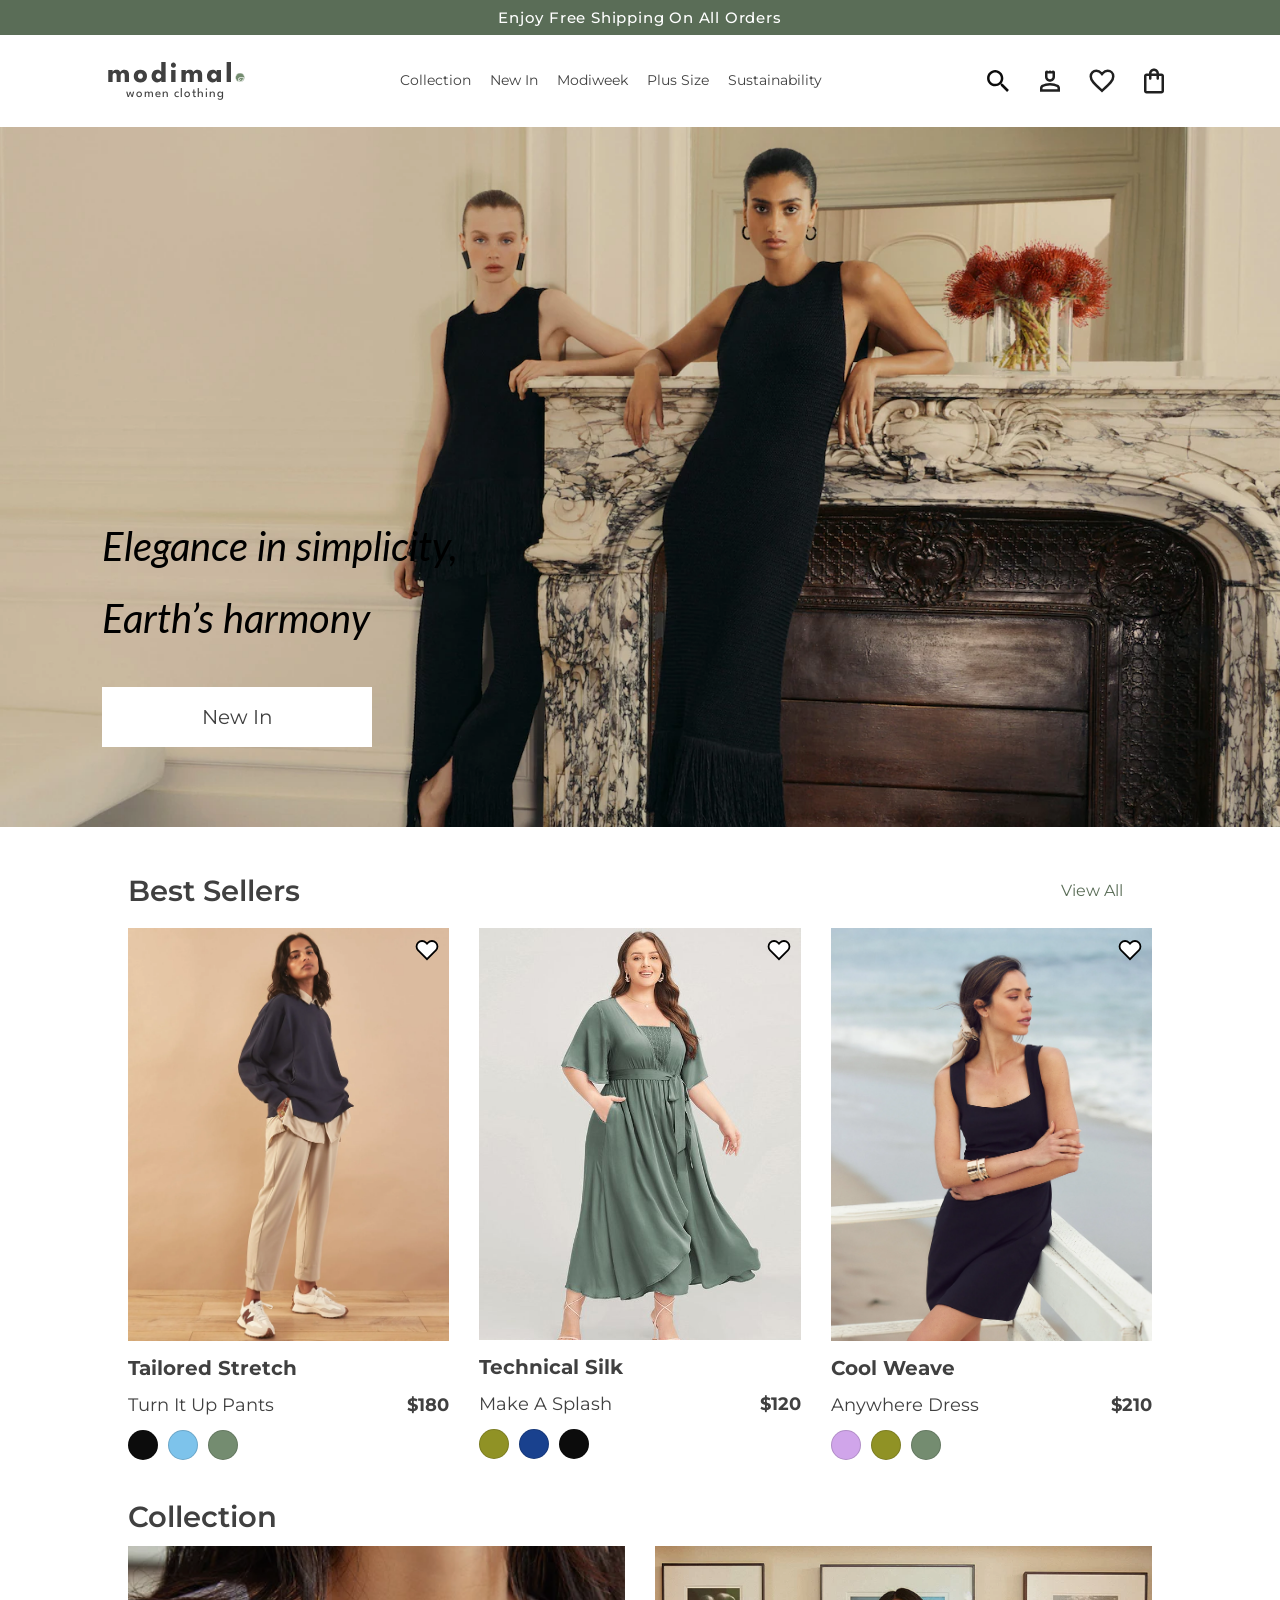
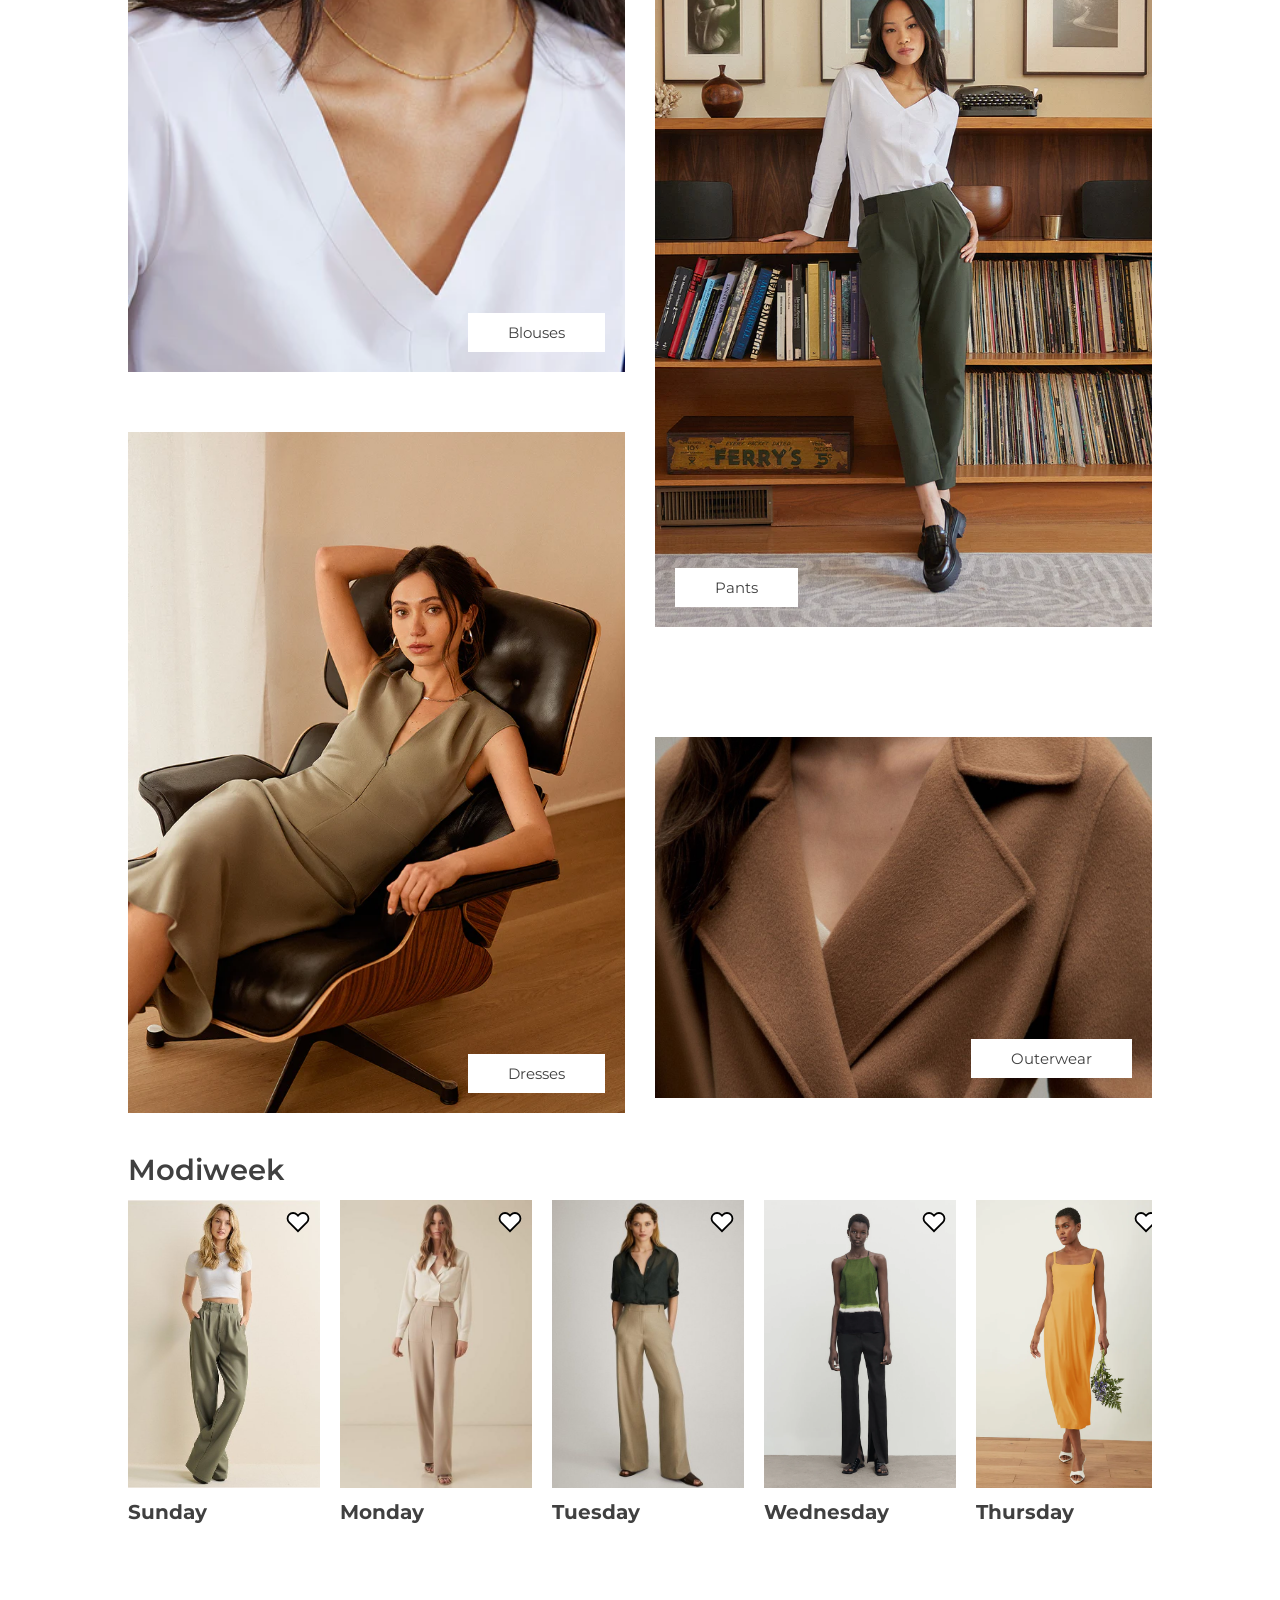
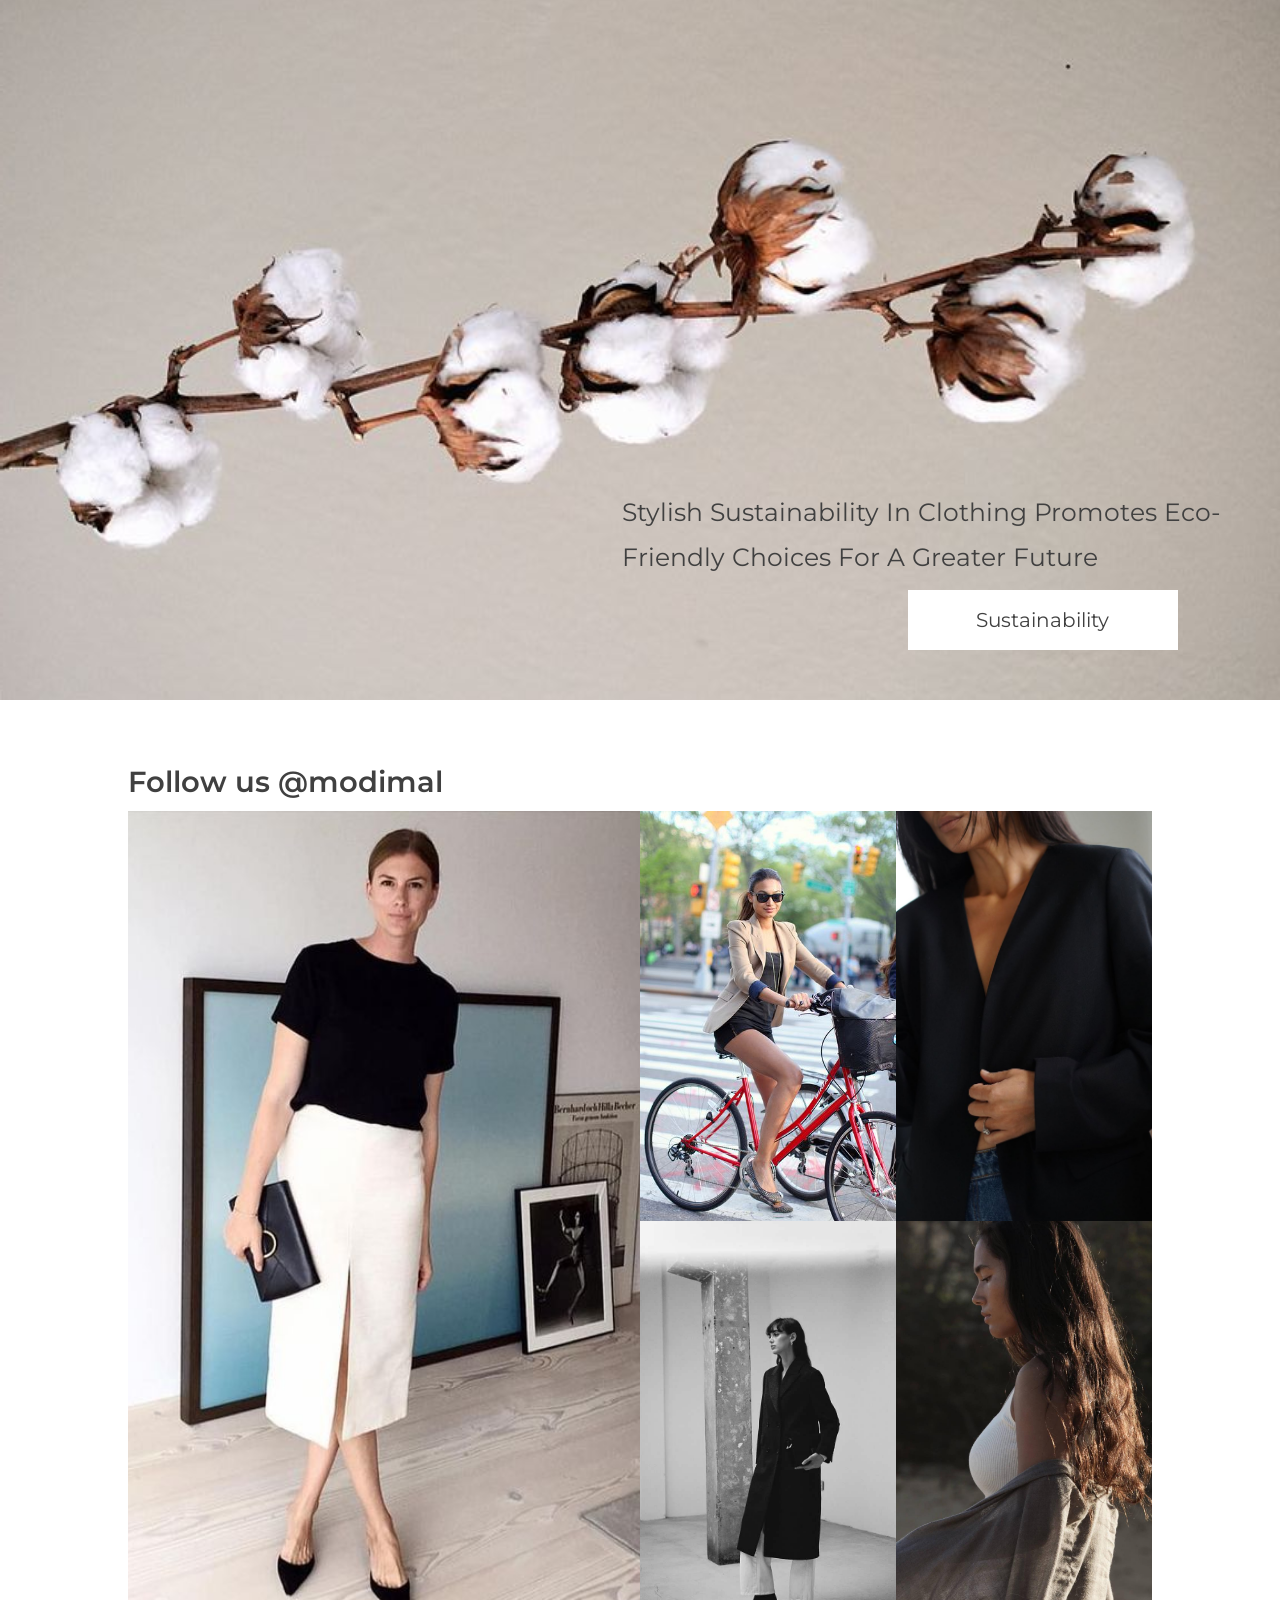
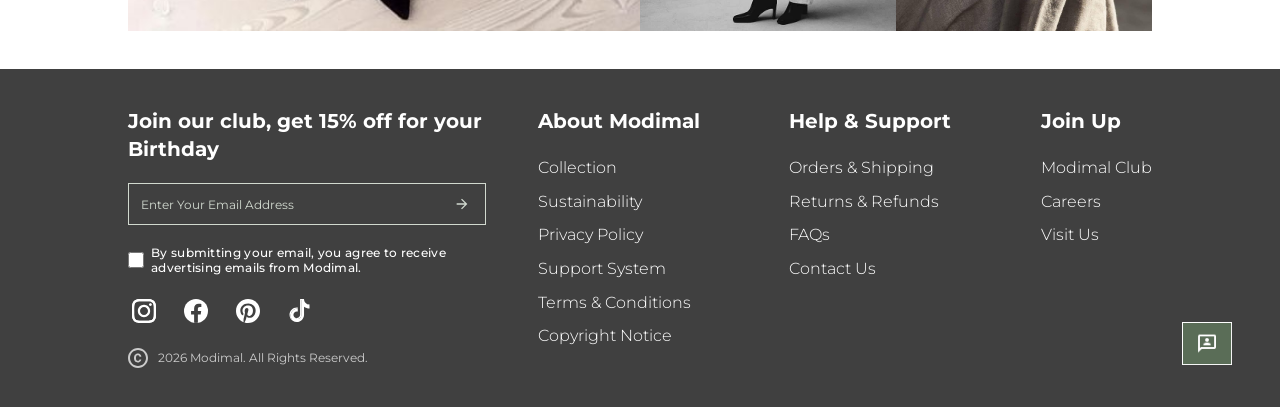
<file: Frontend/index.html>
<!DOCTYPE html>
<html lang="en">
<head>
    <meta charset="UTF-8">
    <meta name="viewport" content="width=device-width, initial-scale=1.0">
    <meta name="description" content="Discover timeless women's clothing from Modimal.">
    <title>Modimal | Women's clothing</title>
    <link rel="stylesheet" href="./normalize.css">
    <link rel="stylesheet" href="./styles.css">
    <link rel="preconnect" href="https://fonts.googleapis.com">
    <link rel="preconnect" href="https://fonts.gstatic.com" crossorigin>
    <link href="https://fonts.googleapis.com/css2?family=Lato:ital,wght@0,400;1,400&family=League+Spartan:wght@400;700&family=Montserrat:wght@100..900&display=swap" rel="stylesheet">
</head>
<body>
    <header class="site-header">
        <p class="header-line">Enjoy Free Shipping On All Orders</p>

        <nav class="nav-menu" aria-label="Main navigation">
            <div class="mobile-left">
                <button class="burger" type="button" aria-label="Open menu" data-action="toggle-menu" aria-controls="main-nav-options" aria-expanded="false">
                    <img src="./images/burger-menu.svg" alt="">
                </button>
                <button class="mobile-search header-icon" type="button" aria-label="Open search" aria-controls="search-drawer" aria-expanded="false" data-action="open-search">
                    <img src="./images/Header search icon.svg" alt="">
                </button>
            </div>

            <a class="logo" href="./index.html" aria-label="Modimal home">
                <img src="./images/logo.svg" alt="Modimal">
                <span class="logo-text">women clothing</span>
            </a>

            <div class="options" id="main-nav-options">
                <div class="collection-nav-item">
                    <a class="menu-item" href="#" aria-expanded="false">Collection</a>
                    <div class="collection-mega-menu" aria-label="Collection menu">
                        <div class="collection-menu-column">
                            <h2>Category</h2>
                            <a href="./shop.html">Shop All</a>
                            <a href="./shop.html?category=tops">Blouses &amp; Top</a>
                            <a href="./shop.html?category=pants">Pants</a>
                            <a href="./shop.html?category=dresses-jumpsuits">Dresses &amp; Jumpsuits</a>
                            <a href="./shop.html?category=outerwear-jackets">Outerwear &amp; Jackets</a>
                            <a href="./shop.html?category=pullovers">Pullovers</a>
                            <a href="./shop.html?category=tees">Tees</a>
                            <a href="./shop.html?category=shorts-skirts">Shorts &amp; Skirts</a>
                        </div>
                        <div class="collection-menu-column">
                            <h2>Featured</h2>
                            <a href="shop.html#best-sellers">New In</a>
                            <a href="shop.html#modiweek">Modiweek</a>
                            <a href="shop.html#best-sellers">Plus Size</a>
                            <a href="shop.html#best-sellers">Best Seller</a>
                        </div>
                        <div class="collection-menu-column">
                            <h2>More</h2>
                            <a href="shop.html#collection">Bundles</a>
                            <a href="shop.html#collection">Occasion Wear</a>
                            <a href="shop.html#collection">Matching Set</a>
                            <a href="shop.html#collection">Suiting</a>
                        </div>
                        <figure class="collection-menu-promo">
                            <div class="collection-promo-image collection-promo-blouses" role="img" aria-label="Blouse collection"></div>
                            <figcaption>Blouses</figcaption>
                        </figure>
                        <figure class="collection-menu-promo">
                            <div class="collection-promo-image collection-promo-plus-size" role="img" aria-label="Plus size collection"></div>
                            <figcaption>Plus Size</figcaption>
                        </figure>
                    </div>
                </div>
                <div class="new-in-nav-item">
                    <a class="menu-item" href="#" aria-expanded="false">New In</a>
                    <div class="new-in-menu" aria-label="New In menu">
                        <div class="collection-menu-column">
                            <h2>Category</h2>
                            <a href="./shop.html">Shop All</a>
                            <a href="./shop.html?category=tops">Tops &amp; Blouses</a>
                            <a href="./shop.html?category=tees">Tees</a>
                            <a href="./shop.html?category=pants">Pants</a>
                            <a href="./shop.html?category=outerwear-jackets">Jackets &amp; Outwears</a>
                            <a href="./shop.html?category=pullovers">Pullovers</a>
                            <a href="./shop.html?category=dresses-jumpsuits">Dresses &amp; Jumpsuits</a>
                            <a href="./shop.html?category=shorts-skirts">Shorts &amp; Skirts</a>
                        </div>
                        <div class="collection-menu-column">
                            <h2>Trending</h2>
                            <a href="shop.html#best-sellers">Plus Size</a>
                            <a href="shop.html#best-sellers">Fall Collection</a>
                            <a href="shop.html#modiweek">Modiweek</a>
                        </div>
                        
                        <figure class="collection-menu-promo">
                            <div class="collection-promo-image new-in-promo-fall" role="img" aria-label="New In fall collection"></div>
                            <figcaption>Fall Collection</figcaption>
                        </figure>
                        <figure class="collection-menu-promo">
                            <div class="collection-promo-image new-in-promo-blouses" role="img" aria-label="New In blouses"></div>
                            <figcaption>Blouses</figcaption>
                        </figure>
                        <figure class="collection-menu-promo">
                            <div class="collection-promo-image new-in-promo-dresses" role="img" aria-label="New In dresses"></div>
                            <figcaption>Dresses</figcaption>
                        </figure>
                    </div>
                </div>
                <a class="menu-item" href="#modiweek">Modiweek</a>
                <div class="plus-size-nav-item">
                    <a class="menu-item" href="#" aria-expanded="false">Plus Size</a>
                    <div class="plus-size-menu" aria-label="Plus Size menu">
                        <div class="collection-menu-column">
                            <h2>Category</h2>
                            <a href="./shop.html">Shop All</a>
                            <a href="./shop.html?category=tops">Top &amp; Blouses</a>
                            <a href="./shop.html?category=tees">Tees</a>
                            <a href="./shop.html?category=pants">Pants</a>
                            <a href="./shop.html?category=outerwear-jackets">Jackets &amp; Outwears</a>
                            <a href="./shop.html?category=pullovers">Pullovers</a>
                            <a href="./shop.html?category=dresses-jumpsuits">Dresses &amp; Jumpsuits</a>
                            <a href="./shop.html?category=shorts-skirts">Shorts &amp; Skirts</a>
                        </div>
                        <figure class="collection-menu-promo">
                            <div class="collection-promo-image plus-size-promo-pants" role="img" aria-label="Plus size pants"></div>
                            <figcaption>Pants</figcaption>
                        </figure>
                        <figure class="collection-menu-promo">
                            <div class="collection-promo-image plus-size-promo-dresses" role="img" aria-label="Plus size dresses"></div>
                            <figcaption>Dresses</figcaption>
                        </figure>
                        <figure class="collection-menu-promo">
                            <div class="collection-promo-image plus-size-promo-blouses" role="img" aria-label="Plus size blouses"></div>
                            <figcaption>Blouses</figcaption>
                        </figure>
                    </div>
                </div>
                <div class="sustainability-nav-item">
                    <a class="menu-item" href="#" aria-expanded="false">Sustainability</a>
                    <div class="sustainability-menu" aria-label="Sustainability menu">
                        <div class="collection-menu-column">
                            <h2>Sustainability</h2>
                            <a href="#sustainability">Mission</a>
                            <a href="#sustainability">Processing</a>
                            <a href="#sustainability">Materials</a>
                            <a href="#sustainability">Packaging</a>
                            <a href="#sustainability">Product Care</a>
                            <a href="#sustainability">Our Suppliers</a>
                        </div>
                        <figure class="collection-menu-promo">
                            <div class="collection-promo-image sustainability-promo-one" role="img" aria-label="Sustainable fashion"></div>
                        </figure>
                        <figure class="collection-menu-promo">
                            <div class="collection-promo-image sustainability-promo-two" role="img" aria-label="Sustainability at Modimal"></div>
                        </figure>
                    </div>
                </div>
                <div class="mobile-menu-account" role="group" aria-label="Account">
                    <a href="./log-in.html">
                        <svg viewBox="0 0 24 24" aria-hidden="true"><path d="M12 12a4 4 0 1 0 0-8 4 4 0 0 0 0 8Zm-7 8a7 7 0 0 1 14 0H5Z"/></svg>
                        Log In
                    </a>
                    <a href="./sign-up.html">Create Account</a>
                </div>
            </div>

            <div class="icons" role="group" aria-label="Account and shopping actions">
                <button class="search header-icon" type="button" aria-label="Open search" aria-controls="search-drawer" aria-expanded="false" data-action="open-search">
                    <img src="./images/Header search icon.svg" alt="Search">
                </button>
                <a class="person header-icon" href="./sign-up.html" aria-label="Account">
                    <img src="./images/person.svg" alt="Account">
                </a>
                <a class="favorite header-icon" href="./favorites.html" aria-label="Favorites">
                    <img src="./images/favorite.svg" alt="Favorites">
                </a>
                <a class="bag header-icon" href="./cart.html" aria-label="Shopping bag">
                    <img src="./images/Header bag icon.svg" alt="Shopping bag">
                </a>
            </div>
            <section class="search-drawer" id="search-drawer" aria-label="Search" aria-hidden="true" hidden>
                <form class="search-form" role="search">
                    <label class="visually-hidden" for="site-search">Search products</label>
                    <input id="site-search" name="q" type="search" placeholder="Search products..." autocomplete="off">
                    <button class="search-close" type="button" aria-label="Close search" data-action="close-search">&times;</button>
                </form>
            </section>
        </nav>
    </header>

    <main>
        <section class="hero" id="home" aria-labelledby="hero-title">
            <h1 class="hero-text" id="hero-title"><i>Elegance in simplicity,<br>Earth’s harmony</i></h1>
            <a class="hero-button" href="#best-sellers">New In</a>
        </section>

        <div class="container">
            <section id="best-sellers" aria-labelledby="best-sellers-title">
                <div class="section-headings">
                    <h2 class="section-headings-text" id="best-sellers-title">Best Sellers</h2>
                    <a class="view-all-btn" href="#best-sellers">View All</a>
                </div>

                <div class="best-sellers-products">
                    <article class="product-tile" data-product-id="turn-it-up-pants">
                        <div class="product-image-wrap">
                            <img src="./images/tile1.png" alt="Turn It Up black tailored pants">
                            <a class="card-action" href="./product.html?id=turn-it-up-pants" aria-label="View Turn It Up Pants">View product</a>
                            <button class="favorite-toggle" type="button" data-action="toggle-favorite" data-favorite-label="Turn It Up Pants" aria-label="Add Turn It Up Pants to favorites" aria-pressed="false">
                                <svg viewBox="0 0 24 24" aria-hidden="true"><path d="M20.84 4.61a5.5 5.5 0 0 0-7.78 0L12 5.67l-1.06-1.06a5.5 5.5 0 0 0-7.78 7.78l1.06 1.06L12 21.23l7.78-7.78 1.06-1.06a5.5 5.5 0 0 0 0-7.78Z"></path></svg>
                            </button>
                        </div>
                        <p class="product-title"><a class="product-card-link" href="./product.html?id=turn-it-up-pants">Tailored Stretch</a></p>
                        <div class="nameprice">
                            <p><a class="product-card-link" href="./product.html?id=turn-it-up-pants">Turn It Up Pants</a></p>
                            <p class="price"><data value="180"><b>$180</b></data></p>
                        </div>
                        <div class="colors" role="group" aria-label="Available colors">
                            <button type="button" aria-label="Black" aria-pressed="false" style="--swatch-color: #0C0C0C" data-color="#0C0C0C"></button>
                            <button type="button" aria-label="Light blue" aria-pressed="false" style="--swatch-color: #7DC3EB" data-color="#7DC3EB"></button>
                            <button type="button" aria-label="Sage green" aria-pressed="false" style="--swatch-color: #748C70" data-color="#748C70"></button>
                        </div>
                    </article>

                    <article class="product-tile" data-product-id="make-a-splash">
                        <div class="product-image-wrap">
                            <img class="product-image-small" src="./images/tile2.png" alt="Make A Splash silk top">
                            <a class="card-action" href="./product.html?id=make-a-splash" aria-label="View Make A Splash">View product</a>
                            <button class="favorite-toggle" type="button" data-action="toggle-favorite" data-favorite-label="Make A Splash" aria-label="Add Make A Splash to favorites" aria-pressed="false">
                                <svg viewBox="0 0 24 24" aria-hidden="true"><path d="M20.84 4.61a5.5 5.5 0 0 0-7.78 0L12 5.67l-1.06-1.06a5.5 5.5 0 0 0-7.78 7.78l1.06 1.06L12 21.23l7.78-7.78 1.06-1.06a5.5 5.5 0 0 0 0-7.78Z"></path></svg>
                            </button>
                        </div>
                        <p class="product-title"><a class="product-card-link" href="./product.html?id=make-a-splash">Technical Silk</a></p>
                        <div class="nameprice">
                            <p><a class="product-card-link" href="./product.html?id=make-a-splash">Make A Splash</a></p>
                            <p class="price"><data value="120"><b>$120</b></data></p>
                        </div>
                        <div class="colors" role="group" aria-label="Available colors">
                            <button type="button" aria-label="Olive" aria-pressed="false" style="--swatch-color: #909225" data-color="#909225"></button>
                            <button type="button" aria-label="Navy" aria-pressed="false" style="--swatch-color: #19418E" data-color="#19418E"></button>
                            <button type="button" aria-label="Black" aria-pressed="false" style="--swatch-color: #0C0C0C" data-color="#0C0C0C"></button>
                        </div>
                    </article>

                    <article class="product-tile product-title-desctop" data-product-id="anywhere-dress">
                        <div class="product-image-wrap">
                            <img src="./images/tile3.png" alt="Anywhere dress">
                            <a class="card-action" href="./product.html?id=anywhere-dress" aria-label="View Anywhere Dress">View product</a>
                            <button class="favorite-toggle" type="button" data-action="toggle-favorite" data-favorite-label="Anywhere Dress" aria-label="Add Anywhere Dress to favorites" aria-pressed="false">
                                <svg viewBox="0 0 24 24" aria-hidden="true"><path d="M20.84 4.61a5.5 5.5 0 0 0-7.78 0L12 5.67l-1.06-1.06a5.5 5.5 0 0 0-7.78 7.78l1.06 1.06L12 21.23l7.78-7.78 1.06-1.06a5.5 5.5 0 0 0 0-7.78Z"></path></svg>
                            </button>
                        </div>
                        <p class="product-title"><a class="product-card-link" href="./product.html?id=anywhere-dress">Cool Weave</a></p>
                        <div class="nameprice">
                            <p><a class="product-card-link" href="./product.html?id=anywhere-dress">Anywhere Dress</a></p>
                            <p class="price"><data value="210"><b>$210</b></data></p>
                        </div>
                        <div class="colors" role="group" aria-label="Available colors">
                            <button type="button" aria-label="Lavender" aria-pressed="false" style="--swatch-color: #D0A5EA" data-color="#D0A5EA"></button>
                            <button type="button" aria-label="Olive" aria-pressed="false" style="--swatch-color: #909225" data-color="#909225"></button>
                            <button type="button" aria-label="Sage green" aria-pressed="false" style="--swatch-color: #748C70" data-color="#748C70"></button>
                        </div>
                    </article>
                </div>
                <div class="counters" role="group" aria-label="Best Sellers products">
                    <button type="button" data-action="show-best-seller" data-slide="0" aria-label="Show Turn It Up Pants" aria-pressed="true"></button>
                    <button type="button" data-action="show-best-seller" data-slide="1" aria-label="Show Make A Splash" aria-pressed="false"></button>
                    <button type="button" data-action="show-best-seller" data-slide="2" aria-label="Show Anywhere Dress" aria-pressed="false"></button>
                </div>
            </section>

            <section id="collection" aria-labelledby="collection-title">
                <div class="section-headings">
                    <h2 class="section-headings-text" id="collection-title">Collection</h2>
                </div>

                <div class="collection-items">

                    <div class="collection-column left-column">

                        <div class="collection-item">
                            <img src="./images/row1-1.png" alt="Blouse collection">
                            <a class="collection-button button-right" href="#best-sellers">Blouses</a>
                        </div>

                        <div class="collection-item">
                            <img src="./images/row1-2.png" alt="Dress collection">
                            <a class="collection-button button-right" href="#best-sellers">Dresses</a>
                        </div>
                    </div>


                    <div class="collection-column right-column">

                        <div class="collection-item">
                            <img src="./images/row2-1.png" alt="Pants collection">
                            <a class="collection-button button-left" href="#best-sellers">Pants</a>
                        </div>


                        <div class="collection-item">
                            <img src="./images/row2-2.jpg" alt="Outerwear collection">
                            <a class="collection-button button-right" href="#best-sellers">Outerwear</a>
                        </div>
                    </div>
                </div>
            </section>

            <section id="modiweek" aria-labelledby="modiweek-title">
                <div class="section-headings">
                    <h2 class="section-headings-text" id="modiweek-title">Modiweek</h2>
                </div>

                <div class="modiweek-wrapper">
                    <div class="modiweek">
                        <article class="modiweek-item" data-product-id="sunday-outfit">
                            <div class="modiweek-image">
                                <img src="./images/sunday.jpg" alt="Sunday outfit">
                                <button class="card-action" type="button" data-action="add-to-cart">Add to cart</button>
                                <button class="favorite-toggle" type="button" data-action="toggle-favorite" data-favorite-label="Sunday outfit" aria-label="Add Sunday outfit to favorites" aria-pressed="false">
                                    <svg viewBox="0 0 24 24" aria-hidden="true"><path d="M20.84 4.61a5.5 5.5 0 0 0-7.78 0L12 5.67l-1.06-1.06a5.5 5.5 0 0 0-7.78 7.78l1.06 1.06L12 21.23l7.78-7.78 1.06-1.06a5.5 5.5 0 0 0 0-7.78Z"></path></svg>
                                </button>
                            </div>
                            <p>Sunday</p>
                        </article>
                        <article class="modiweek-item" data-product-id="monday-outfit">
                            <div class="modiweek-image">
                                <img src="./images/monday.jpg" alt="Monday outfit">
                                <button class="card-action" type="button" data-action="add-to-cart">Add to cart</button>
                                <button class="favorite-toggle" type="button" data-action="toggle-favorite" data-favorite-label="Monday outfit" aria-label="Add Monday outfit to favorites" aria-pressed="false">
                                    <svg viewBox="0 0 24 24" aria-hidden="true"><path d="M20.84 4.61a5.5 5.5 0 0 0-7.78 0L12 5.67l-1.06-1.06a5.5 5.5 0 0 0-7.78 7.78l1.06 1.06L12 21.23l7.78-7.78 1.06-1.06a5.5 5.5 0 0 0 0-7.78Z"></path></svg>
                                </button>
                            </div>
                            <p>Monday</p>
                        </article>
                        <article class="modiweek-item" data-product-id="tuesday-outfit">
                            <div class="modiweek-image">
                                <img src="./images/tuesday.jpg" alt="Tuesday outfit">
                                <button class="card-action" type="button" data-action="add-to-cart">Add to cart</button>
                                <button class="favorite-toggle" type="button" data-action="toggle-favorite" data-favorite-label="Tuesday outfit" aria-label="Add Tuesday outfit to favorites" aria-pressed="false">
                                    <svg viewBox="0 0 24 24" aria-hidden="true"><path d="M20.84 4.61a5.5 5.5 0 0 0-7.78 0L12 5.67l-1.06-1.06a5.5 5.5 0 0 0-7.78 7.78l1.06 1.06L12 21.23l7.78-7.78 1.06-1.06a5.5 5.5 0 0 0 0-7.78Z"></path></svg>
                                </button>
                            </div>
                            <p>Tuesday</p>
                        </article>
                        <article class="modiweek-item" data-product-id="wednesday-outfit">
                            <div class="modiweek-image">
                                <img src="./images/wednesday.png" alt="Wednesday outfit">
                                <button class="card-action" type="button" data-action="add-to-cart">Add to cart</button>
                                <button class="favorite-toggle" type="button" data-action="toggle-favorite" data-favorite-label="Wednesday outfit" aria-label="Add Wednesday outfit to favorites" aria-pressed="false">
                                    <svg viewBox="0 0 24 24" aria-hidden="true"><path d="M20.84 4.61a5.5 5.5 0 0 0-7.78 0L12 5.67l-1.06-1.06a5.5 5.5 0 0 0-7.78 7.78l1.06 1.06L12 21.23l7.78-7.78 1.06-1.06a5.5 5.5 0 0 0 0-7.78Z"></path></svg>
                                </button>
                            </div>
                            <p>Wednesday</p>
                        </article>
                        <article class="modiweek-item" data-product-id="thursday-outfit">
                            <div class="modiweek-image">
                                <img src="./images/thursday.png" alt="Thursday outfit">
                                <button class="card-action" type="button" data-action="add-to-cart">Add to cart</button>
                                <button class="favorite-toggle" type="button" data-action="toggle-favorite" data-favorite-label="Thursday outfit" aria-label="Add Thursday outfit to favorites" aria-pressed="false">
                                    <svg viewBox="0 0 24 24" aria-hidden="true"><path d="M20.84 4.61a5.5 5.5 0 0 0-7.78 0L12 5.67l-1.06-1.06a5.5 5.5 0 0 0-7.78 7.78l1.06 1.06L12 21.23l7.78-7.78 1.06-1.06a5.5 5.5 0 0 0 0-7.78Z"></path></svg>
                                </button>
                            </div>
                            <p>Thursday</p>
                        </article>
                    </div>
                </div>
                <div class="counters" aria-hidden="true"><span></span><span></span><span></span><span></span></div>
            </section>
        </div>

        <section class="cotton-bg" id="sustainability" aria-labelledby="sustainability-title">
            <h2 class="cotton-text" id="sustainability-title">Stylish Sustainability In Clothing Promotes Eco-Friendly Choices For A Greater Future</h2>
            <a class="cotton-button" href="#collection">Sustainability</a>
        </section>

        <section class="container" aria-labelledby="follow-title">
            <div class="section-headings">
                <h2 class="section-headings-text" id="follow-title">Follow us @modimal</h2>
            </div>

            <div class="follow-us-gallery">
                <div class="item1"><img src="./images/follow-us-pic-1.jpg" alt="Modimal style inspiration"></div>
                <div class="item2"><img src="./images/follow-us-pic-2.jpg" alt="Modimal style inspiration"></div>
                <div class="item3"><img src="./images/follow-us-pic-3.jpg" alt="Modimal style inspiration"></div>
                <div class="item4"><img src="./images/follow-us-pic-4.jpg" alt="Modimal style inspiration"></div>
                <div class="item5"><img src="./images/follow-us-pic-5.jpg" alt="Modimal style inspiration"></div>
            </div>
        </section>
    </main>

    <footer class="site-footer">
        <div class="footer-container">
            <div class="left-column-ft">
                <div class="left-up-columt-ft">
                    <form id="newsletter-form" data-form="newsletter">
                        <div class="form-group">
                            <label class="form-header" for="newsletter-email">Join our club, get 15% off for your Birthday</label>
                        </div>
                        <div class="form-group">
                            <input class="form-input" type="email" id="newsletter-email" name="email" placeholder="Enter Your Email Address" autocomplete="email" required>
                            <button type="submit" class="submit-arrow" aria-label="Subscribe to newsletter">
                                <img src="./images/arrow.svg" alt="">
                            </button>
                        </div>
                        <div class="form-group">
                            <input class="checkbox" type="checkbox" id="newsletter-consent" name="consent" required>
                            <label class="checkbox-text" for="newsletter-consent">By submitting your email, you agree to receive advertising emails from Modimal.</label>
                        </div>
                        <p class="newsletter-status" id="newsletter-status" role="status" aria-live="polite"></p>
                    </form>
                </div>
                <div class="left-down-columt-ft">
                            <div class="social" role="group" aria-label="Social media">
                                <button type="button" aria-label="Instagram" data-action="open-social" data-network="instagram"><img src="./images/instagram.svg" alt=""></button>
                                <button type="button" aria-label="Facebook" data-action="open-social" data-network="facebook"><img src="./images/facebook.svg" alt=""></button>
                                <button type="button" aria-label="Pinterest" data-action="open-social" data-network="pinterest"><img src="./images/Pinterest.svg" alt=""></button>
                                <button type="button" aria-label="TikTok" data-action="open-social" data-network="tiktok"><img src="./images/tiktok2.svg" alt=""></button>
                    </div>
                    <p class="rights-text">2026 Modimal. All Rights Reserved.</p>
                </div>
            </div>
            <nav class="right-column-ft" aria-label="Footer navigation">
                <div class="footer-links">
                    <h2 class="form-header right-column-header">About Modimal</h2>
                    <a href="#collection">Collection</a>
                    <a href="#sustainability">Sustainability</a>
                    <button type="button" data-action="navigate" data-page="privacy-policy">Privacy Policy</button>
                    <button type="button" data-action="navigate" data-page="support">Support System</button>
                    <button type="button" data-action="navigate" data-page="terms">Terms &amp; Conditions</button>
                    <button type="button" data-action="navigate" data-page="copyright">Copyright Notice</button>
                </div>
                <div class="footer-links">
                    <h2 class="form-header right-column-header">Help &amp; Support</h2>
                    <button type="button" data-action="navigate" data-page="shipping">Orders &amp; Shipping</button>
                    <button type="button" data-action="navigate" data-page="returns">Returns &amp; Refunds</button>
                    <button type="button" data-action="navigate" data-page="faqs">FAQs</button>
                    <button type="button" data-action="navigate" data-page="contact">Contact Us</button>
                </div>
                <div class="footer-links join-section">
                    <h2 class="form-header right-column-header">Join Up</h2>
                    <a href="#newsletter-form">Modimal Club</a>
                    <button type="button" data-action="navigate" data-page="careers">Careers</button>
                    <button type="button" data-action="navigate" data-page="visit-us">Visit Us</button>
                </div>
            </nav>
        </div>
    </footer>
    <script src="./main.js"></script>
    <script src="./favorites.js" defer></script>
</body>
</html>
</file>
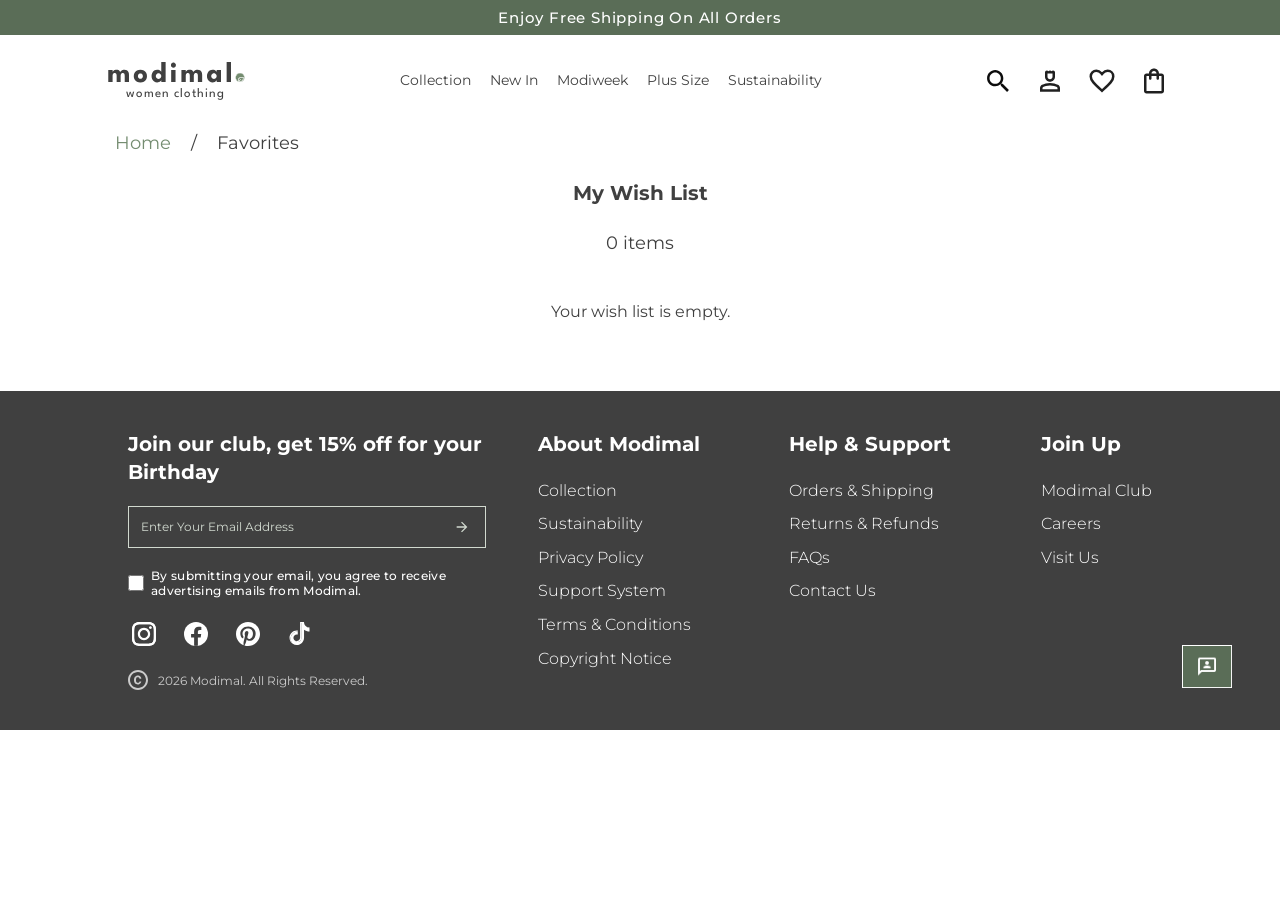
<file: Frontend/favorites.html>
<!DOCTYPE html>
<html lang="en">
<head>
    <meta charset="UTF-8">
    <meta name="viewport" content="width=device-width, initial-scale=1.0">
    <title>Favorites</title>
    <link rel="stylesheet" href="./normalize.css">
    <link rel="stylesheet" href="./styles.css">
    <link rel="stylesheet" href="./shop.css">
    <link rel="preconnect" href="https://fonts.googleapis.com">
    <link rel="preconnect" href="https://fonts.gstatic.com" crossorigin>
    <link href="https://fonts.googleapis.com/css2?family=Lato:ital,wght@0,400;1,400&family=League+Spartan:wght@400;700&family=Montserrat:wght@100..900&display=swap" rel="stylesheet">
</head>
<body>
    
    <header class="site-header">
        <p class="header-line">Enjoy Free Shipping On All Orders</p>

        <nav class="nav-menu" aria-label="Main navigation">
            <div class="mobile-left">
                <button class="burger" type="button" aria-label="Open menu" data-action="toggle-menu" aria-controls="main-nav-options" aria-expanded="false">
                    <img src="./images/burger-menu.svg" alt="">
                </button>
                <button class="mobile-search header-icon" type="button" aria-label="Open search" aria-controls="search-drawer" aria-expanded="false" data-action="open-search">
                    <img src="./images/Header search icon.svg" alt="">
                </button>
            </div>

            <a class="logo" href="./index.html" aria-label="Modimal home">
                <img src="./images/logo.svg" alt="Modimal">
                <span class="logo-text">women clothing</span>
            </a>

            <div class="options" id="main-nav-options">
                <div class="collection-nav-item">
                    <a class="menu-item" href="#" aria-expanded="false">Collection</a>
                    <div class="collection-mega-menu" aria-label="Collection menu">
                        <div class="collection-menu-column">
                            <h2>Category</h2>
                            <a href="shop.html">Shop All</a>
                            <a href="shop.html#collection">Blouses &amp; Top</a>
                            <a href="shop.html#collection">Pants</a>
                            <a href="shop.html#collection">Dresses &amp; Jumpsuits</a>
                            <a href="shop.html#collection">Outwear &amp; Jackets</a>
                            <a href="shop.html#collection">Pullovers</a>
                            <a href="shop.html#collection">Tees</a>
                            <a href="shop.html#collection">Shorts &amp; Skirts</a>
                        </div>
                        <div class="collection-menu-column">
                            <h2>Featured</h2>
                            <a href="shop.html#best-sellers">New In</a>
                            <a href="shop.html#modiweek">Modiweek</a>
                            <a href="shop.html#best-sellers">Plus Size</a>
                            <a href="shop.html#best-sellers">Best Seller</a>
                        </div>
                        <div class="collection-menu-column">
                            <h2>More</h2>
                            <a href="shop.html#collection">Bundles</a>
                            <a href="shop.html#collection">Occasion Wear</a>
                            <a href="shop.html#collection">Matching Set</a>
                            <a href="shop.html#collection">Suiting</a>
                        </div>
                        <figure class="collection-menu-promo">
                            <div class="collection-promo-image collection-promo-blouses" role="img" aria-label="Blouse collection"></div>
                            <figcaption>Blouses</figcaption>
                        </figure>
                        <figure class="collection-menu-promo">
                            <div class="collection-promo-image collection-promo-plus-size" role="img" aria-label="Plus size collection"></div>
                            <figcaption>Plus Size</figcaption>
                        </figure>
                    </div>
                </div>
                <div class="new-in-nav-item">
                    <a class="menu-item" href="#" aria-expanded="false">New In</a>
                    <div class="new-in-menu" aria-label="New In menu">
                        <div class="collection-menu-column">
                            <h2>Category</h2>
                            <a href="shop.html#best-sellers">Shop All</a>
                            <a href="shop.html#best-sellers">Tops &amp; Blouses</a>
                            <a href="shop.html#best-sellers">Tees</a>
                            <a href="shop.html#best-sellers">Pants</a>
                            <a href="shop.html#best-sellers">Jackets &amp; Outwears</a>
                            <a href="shop.html#best-sellers">Pullovers</a>
                            <a href="shop.html#best-sellers">Dresses &amp; Jumpsuits</a>
                            <a href="shop.html#best-sellers">Shorts &amp; Skirts</a>
                        </div>
                        <div class="collection-menu-column">
                            <h2>Trending</h2>
                            <a href="shop.html#best-sellers">Plus Size</a>
                            <a href="shop.html#best-sellers">Fall Collection</a>
                            <a href="shop.html#modiweek">Modiweek</a>
                        </div>
                        
                        <figure class="collection-menu-promo">
                            <div class="collection-promo-image new-in-promo-fall" role="img" aria-label="New In fall collection"></div>
                            <figcaption>Fall Collection</figcaption>
                        </figure>
                        <figure class="collection-menu-promo">
                            <div class="collection-promo-image new-in-promo-blouses" role="img" aria-label="New In blouses"></div>
                            <figcaption>Blouses</figcaption>
                        </figure>
                        <figure class="collection-menu-promo">
                            <div class="collection-promo-image new-in-promo-dresses" role="img" aria-label="New In dresses"></div>
                            <figcaption>Dresses</figcaption>
                        </figure>
                    </div>
                </div>
                <a class="menu-item" href="#modiweek">Modiweek</a>
                <div class="plus-size-nav-item">
                    <a class="menu-item" href="#" aria-expanded="false">Plus Size</a>
                    <div class="plus-size-menu" aria-label="Plus Size menu">
                        <div class="collection-menu-column">
                            <h2>Category</h2>
                            <a href="shop.html#best-sellers">Shop All</a>
                            <a href="shop.html#best-sellers">Top &amp; Blouses</a>
                            <a href="shop.html#best-sellers">Tees</a>
                            <a href="shop.html#best-sellers">Pants</a>
                            <a href="shop.html#best-sellers">Jackets &amp; Outwears</a>
                            <a href="shop.html#best-sellers">Pullovers</a>
                            <a href="shop.html#best-sellers">Dresses &amp; Jumpsuits</a>
                            <a href="shop.html#best-sellers">Shorts &amp; Skirts</a>
                        </div>
                        <figure class="collection-menu-promo">
                            <div class="collection-promo-image plus-size-promo-pants" role="img" aria-label="Plus size pants"></div>
                            <figcaption>Pants</figcaption>
                        </figure>
                        <figure class="collection-menu-promo">
                            <div class="collection-promo-image plus-size-promo-dresses" role="img" aria-label="Plus size dresses"></div>
                            <figcaption>Dresses</figcaption>
                        </figure>
                        <figure class="collection-menu-promo">
                            <div class="collection-promo-image plus-size-promo-blouses" role="img" aria-label="Plus size blouses"></div>
                            <figcaption>Blouses</figcaption>
                        </figure>
                    </div>
                </div>
                <div class="sustainability-nav-item">
                    <a class="menu-item" href="#" aria-expanded="false">Sustainability</a>
                    <div class="sustainability-menu" aria-label="Sustainability menu">
                        <div class="collection-menu-column">
                            <h2>Sustainability</h2>
                            <a href="#sustainability">Mission</a>
                            <a href="#sustainability">Processing</a>
                            <a href="#sustainability">Materials</a>
                            <a href="#sustainability">Packaging</a>
                            <a href="#sustainability">Product Care</a>
                            <a href="#sustainability">Our Suppliers</a>
                        </div>
                        <figure class="collection-menu-promo">
                            <div class="collection-promo-image sustainability-promo-one" role="img" aria-label="Sustainable fashion"></div>
                        </figure>
                        <figure class="collection-menu-promo">
                            <div class="collection-promo-image sustainability-promo-two" role="img" aria-label="Sustainability at Modimal"></div>
                        </figure>
                    </div>
                </div>
                <div class="mobile-menu-account" role="group" aria-label="Account">
                    <button type="button" data-action="open-account">
                        <svg viewBox="0 0 24 24" aria-hidden="true"><path d="M12 12a4 4 0 1 0 0-8 4 4 0 0 0 0 8Zm-7 8a7 7 0 0 1 14 0H5Z"/></svg>
                        Log In
                    </button>
                    <button type="button" data-action="open-account">Create Account</button>
                </div>
            </div>

            <div class="icons" role="group" aria-label="Account and shopping actions">
                <button class="search header-icon" type="button" aria-label="Open search" aria-controls="search-drawer" aria-expanded="false" data-action="open-search">
                    <img src="./images/Header search icon.svg" alt="Search">
                </button>
                <a class="person header-icon" href="./sign-up.html" aria-label="Account">
                    <img src="./images/person.svg" alt="Account">
                </a>
                <a class="favorite header-icon" href="./favorites.html" aria-label="Favorites">
                    <img src="./images/favorite.svg" alt="Favorites">
                </a>
                <a class="bag header-icon" href="./cart.html" aria-label="Shopping bag">
                    <img src="./images/Header bag icon.svg" alt="Shopping bag">
                </a>
            </div>

            <section class="search-drawer" id="search-drawer" aria-label="Search" aria-hidden="true" hidden>
                <form class="search-form" role="search">
                    <label class="visually-hidden" for="site-search">Search products</label>
                    <input id="site-search" name="q" type="search" placeholder="Search products..." autocomplete="off">
                    <button class="search-close" type="button" aria-label="Close search" data-action="close-search">&times;</button>
                </form>
            </section>
        </nav>
    </header>
    
    <main>

        <div class="breadcrumbs">
            <a href="./index.html" style="color: #748C70;">Home&nbsp;&nbsp;&nbsp;</a> / <a href="./favorites.html">&nbsp;&nbsp;&nbsp;Favorites</a>
        </div>

        <div class="favorites-title">
            <p>My Wish List</p>
        </div>

        <div class="item-count">
            <span class="favorites-count"></span>
            <span class="favorites-count-label">Items</span>
        </div>

        <div class="favorites-items"></div>

    </main>

    
            <footer class="site-footer">
        <div class="footer-container">
            <div class="left-column-ft">
                <div class="left-up-columt-ft">
                    <form id="newsletter-form" data-form="newsletter">
                        <div class="form-group">
                            <label class="form-header" for="newsletter-email">Join our club, get 15% off for your Birthday</label>
                        </div>
                        <div class="form-group">
                            <input class="form-input" type="email" id="newsletter-email" name="email" placeholder="Enter Your Email Address" autocomplete="email" required>
                            <button type="submit" class="submit-arrow" aria-label="Subscribe to newsletter">
                                <img src="./images/arrow.svg" alt="">
                            </button>
                        </div>
                        <div class="form-group">
                            <input class="checkbox" type="checkbox" id="newsletter-consent" name="consent" required>
                            <label class="checkbox-text" for="newsletter-consent">By submitting your email, you agree to receive advertising emails from Modimal.</label>
                        </div>
                        <p class="newsletter-status" id="newsletter-status" role="status" aria-live="polite"></p>
                    </form>
                </div>
                <div class="left-down-columt-ft">
                            <div class="social" role="group" aria-label="Social media">
                                <button type="button" aria-label="Instagram" data-action="open-social" data-network="instagram"><img src="./images/instagram.svg" alt=""></button>
                                <button type="button" aria-label="Facebook" data-action="open-social" data-network="facebook"><img src="./images/facebook.svg" alt=""></button>
                                <button type="button" aria-label="Pinterest" data-action="open-social" data-network="pinterest"><img src="./images/Pinterest.svg" alt=""></button>
                                <button type="button" aria-label="TikTok" data-action="open-social" data-network="tiktok"><img src="./images/tiktok2.svg" alt=""></button>
                    </div>
                    <p class="rights-text">2026 Modimal. All Rights Reserved.</p>
                </div>
            </div>
            <nav class="right-column-ft" aria-label="Footer navigation">
                <div class="footer-links">
                    <h2 class="form-header right-column-header">About Modimal</h2>
                    <a href="#collection">Collection</a>
                    <a href="#sustainability">Sustainability</a>
                    <button type="button" data-action="navigate" data-page="privacy-policy">Privacy Policy</button>
                    <button type="button" data-action="navigate" data-page="support">Support System</button>
                    <button type="button" data-action="navigate" data-page="terms">Terms &amp; Conditions</button>
                    <button type="button" data-action="navigate" data-page="copyright">Copyright Notice</button>
                </div>
                <div class="footer-links">
                    <h2 class="form-header right-column-header">Help &amp; Support</h2>
                    <button type="button" data-action="navigate" data-page="shipping">Orders &amp; Shipping</button>
                    <button type="button" data-action="navigate" data-page="returns">Returns &amp; Refunds</button>
                    <button type="button" data-action="navigate" data-page="faqs">FAQs</button>
                    <button type="button" data-action="navigate" data-page="contact">Contact Us</button>
                </div>
                <div class="footer-links join-section">
                    <h2 class="form-header right-column-header">Join Up</h2>
                    <a href="#newsletter-form">Modimal Club</a>
                    <button type="button" data-action="navigate" data-page="careers">Careers</button>
                    <button type="button" data-action="navigate" data-page="visit-us">Visit Us</button>
                </div>
            </nav>
        </div>
    </footer>

    <script src="./main.js"></script>
    <script src="./product-cards.js"></script>
    <script src="./favorites.js" defer></script>
</body>
</html>
</file>
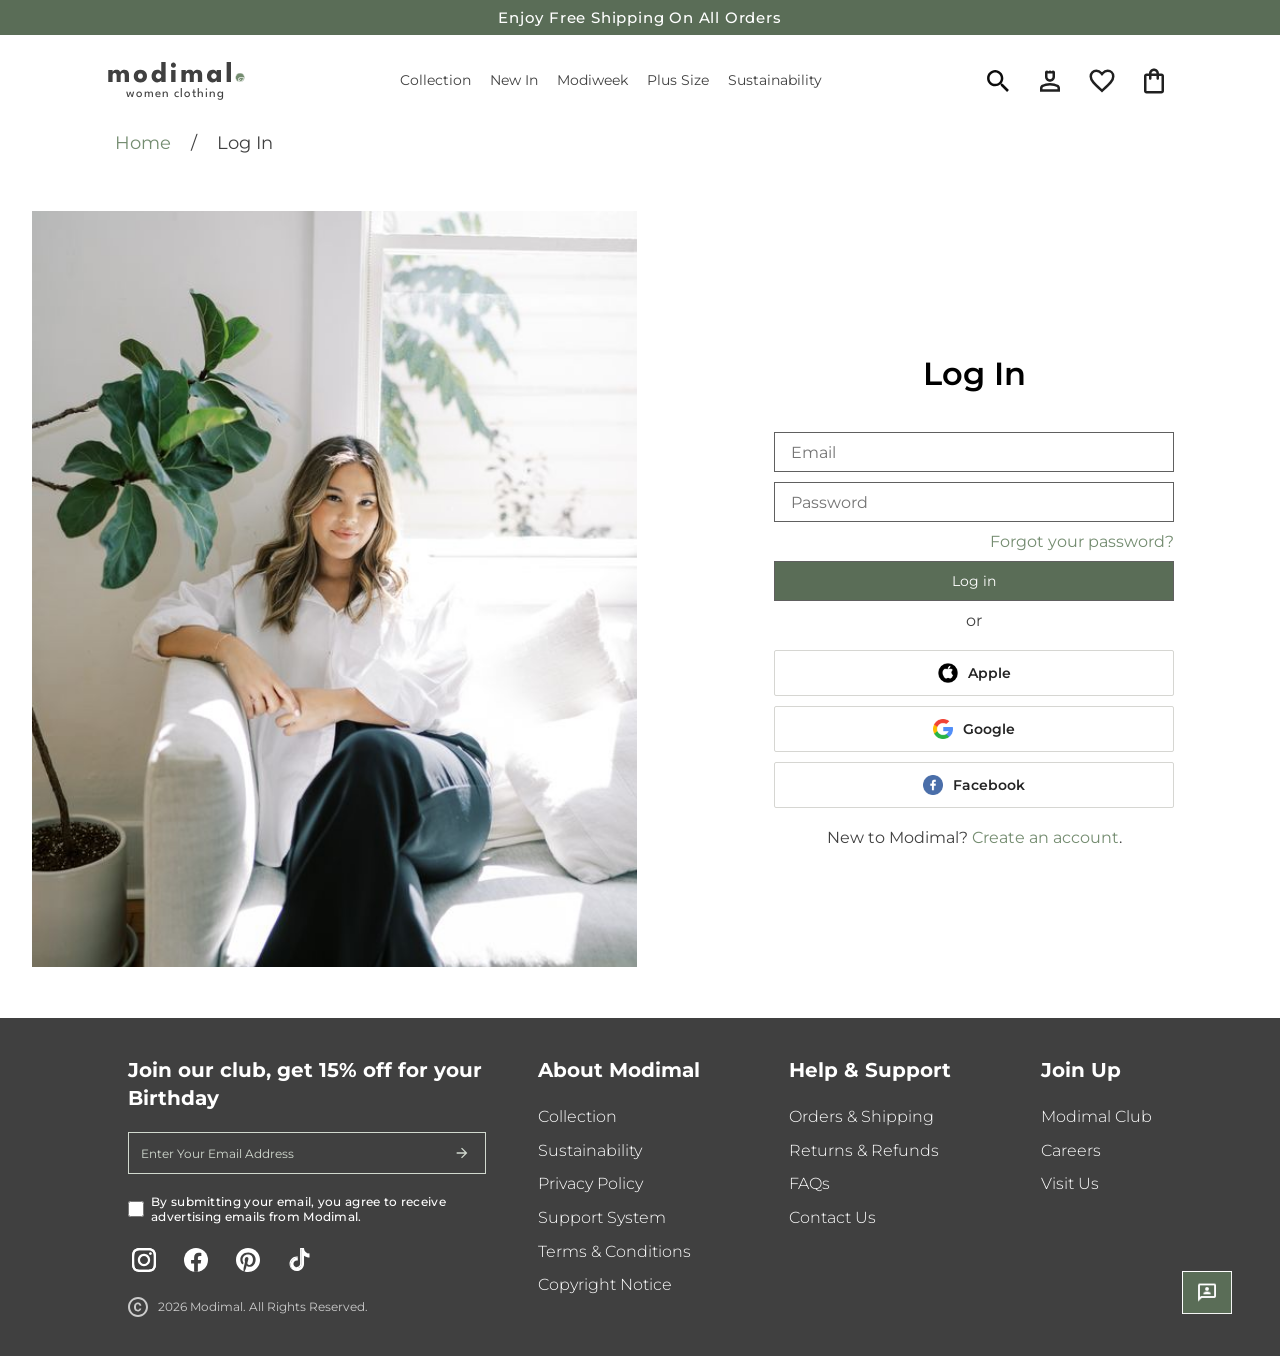
<file: Frontend/log-in.html>
<!DOCTYPE html>
<html lang="en">
<head>
    <meta charset="UTF-8">
    <meta name="viewport" content="width=device-width, initial-scale=1.0">
    <title>Log In</title>
    <link rel="stylesheet" href="./normalize.css">
    <link rel="stylesheet" href="./styles.css">
    <link rel="stylesheet" href="./shop.css">
    <link rel="preconnect" href="https://fonts.googleapis.com">
    <link rel="preconnect" href="https://fonts.gstatic.com" crossorigin>
    <link href="https://fonts.googleapis.com/css2?family=Lato:ital,wght@0,400;1,400&family=League+Spartan:wght@400;700&family=Montserrat:wght@100..900&display=swap" rel="stylesheet">
</head>
<body>

    <header class="site-header">
        <p class="header-line">Enjoy Free Shipping On All Orders</p>

        <nav class="nav-menu" aria-label="Main navigation">
            <div class="mobile-left">
                <button class="burger" type="button" aria-label="Open menu" data-action="toggle-menu" aria-controls="main-nav-options" aria-expanded="false">
                    <img src="./images/burger-menu.svg" alt="">
                </button>
                <button class="mobile-search header-icon" type="button" aria-label="Open search" aria-controls="search-drawer" aria-expanded="false" data-action="open-search">
                    <img src="./images/Header search icon.svg" alt="">
                </button>
            </div>

            <a class="logo" href="./index.html" aria-label="Modimal home">
                <img src="./images/logo.svg" alt="Modimal">
                <span class="logo-text">women clothing</span>
            </a>

            <div class="options" id="main-nav-options">
                <div class="collection-nav-item">
                    <a class="menu-item" href="#" aria-expanded="false">Collection</a>
                    <div class="collection-mega-menu" aria-label="Collection menu">
                        <div class="collection-menu-column">
                            <h2>Category</h2>
                            <a href="shop.html">Shop All</a>
                            <a href="shop.html#collection">Blouses &amp; Top</a>
                            <a href="shop.html#collection">Pants</a>
                            <a href="shop.html#collection">Dresses &amp; Jumpsuits</a>
                            <a href="shop.html#collection">Outwear &amp; Jackets</a>
                            <a href="shop.html#collection">Pullovers</a>
                            <a href="shop.html#collection">Tees</a>
                            <a href="shop.html#collection">Shorts &amp; Skirts</a>
                        </div>
                        <div class="collection-menu-column">
                            <h2>Featured</h2>
                            <a href="shop.html#best-sellers">New In</a>
                            <a href="shop.html#modiweek">Modiweek</a>
                            <a href="shop.html#best-sellers">Plus Size</a>
                            <a href="shop.html#best-sellers">Best Seller</a>
                        </div>
                        <div class="collection-menu-column">
                            <h2>More</h2>
                            <a href="shop.html#collection">Bundles</a>
                            <a href="shop.html#collection">Occasion Wear</a>
                            <a href="shop.html#collection">Matching Set</a>
                            <a href="shop.html#collection">Suiting</a>
                        </div>
                        <figure class="collection-menu-promo">
                            <div class="collection-promo-image collection-promo-blouses" role="img" aria-label="Blouse collection"></div>
                            <figcaption>Blouses</figcaption>
                        </figure>
                        <figure class="collection-menu-promo">
                            <div class="collection-promo-image collection-promo-plus-size" role="img" aria-label="Plus size collection"></div>
                            <figcaption>Plus Size</figcaption>
                        </figure>
                    </div>
                </div>
                <div class="new-in-nav-item">
                    <a class="menu-item" href="#" aria-expanded="false">New In</a>
                    <div class="new-in-menu" aria-label="New In menu">
                        <div class="collection-menu-column">
                            <h2>Category</h2>
                            <a href="shop.html#best-sellers">Shop All</a>
                            <a href="shop.html#best-sellers">Tops &amp; Blouses</a>
                            <a href="shop.html#best-sellers">Tees</a>
                            <a href="shop.html#best-sellers">Pants</a>
                            <a href="shop.html#best-sellers">Jackets &amp; Outwears</a>
                            <a href="shop.html#best-sellers">Pullovers</a>
                            <a href="shop.html#best-sellers">Dresses &amp; Jumpsuits</a>
                            <a href="shop.html#best-sellers">Shorts &amp; Skirts</a>
                        </div>
                        <div class="collection-menu-column">
                            <h2>Trending</h2>
                            <a href="shop.html#best-sellers">Plus Size</a>
                            <a href="shop.html#best-sellers">Fall Collection</a>
                            <a href="shop.html#modiweek">Modiweek</a>
                        </div>
                        
                        <figure class="collection-menu-promo">
                            <div class="collection-promo-image new-in-promo-fall" role="img" aria-label="New In fall collection"></div>
                            <figcaption>Fall Collection</figcaption>
                        </figure>
                        <figure class="collection-menu-promo">
                            <div class="collection-promo-image new-in-promo-blouses" role="img" aria-label="New In blouses"></div>
                            <figcaption>Blouses</figcaption>
                        </figure>
                        <figure class="collection-menu-promo">
                            <div class="collection-promo-image new-in-promo-dresses" role="img" aria-label="New In dresses"></div>
                            <figcaption>Dresses</figcaption>
                        </figure>
                    </div>
                </div>
                <a class="menu-item" href="#modiweek">Modiweek</a>
                <div class="plus-size-nav-item">
                    <a class="menu-item" href="#" aria-expanded="false">Plus Size</a>
                    <div class="plus-size-menu" aria-label="Plus Size menu">
                        <div class="collection-menu-column">
                            <h2>Category</h2>
                            <a href="shop.html#best-sellers">Shop All</a>
                            <a href="shop.html#best-sellers">Top &amp; Blouses</a>
                            <a href="shop.html#best-sellers">Tees</a>
                            <a href="shop.html#best-sellers">Pants</a>
                            <a href="shop.html#best-sellers">Jackets &amp; Outwears</a>
                            <a href="shop.html#best-sellers">Pullovers</a>
                            <a href="shop.html#best-sellers">Dresses &amp; Jumpsuits</a>
                            <a href="shop.html#best-sellers">Shorts &amp; Skirts</a>
                        </div>
                        <figure class="collection-menu-promo">
                            <div class="collection-promo-image plus-size-promo-pants" role="img" aria-label="Plus size pants"></div>
                            <figcaption>Pants</figcaption>
                        </figure>
                        <figure class="collection-menu-promo">
                            <div class="collection-promo-image plus-size-promo-dresses" role="img" aria-label="Plus size dresses"></div>
                            <figcaption>Dresses</figcaption>
                        </figure>
                        <figure class="collection-menu-promo">
                            <div class="collection-promo-image plus-size-promo-blouses" role="img" aria-label="Plus size blouses"></div>
                            <figcaption>Blouses</figcaption>
                        </figure>
                    </div>
                </div>
                <div class="sustainability-nav-item">
                    <a class="menu-item" href="#" aria-expanded="false">Sustainability</a>
                    <div class="sustainability-menu" aria-label="Sustainability menu">
                        <div class="collection-menu-column">
                            <h2>Sustainability</h2>
                            <a href="#sustainability">Mission</a>
                            <a href="#sustainability">Processing</a>
                            <a href="#sustainability">Materials</a>
                            <a href="#sustainability">Packaging</a>
                            <a href="#sustainability">Product Care</a>
                            <a href="#sustainability">Our Suppliers</a>
                        </div>
                        <figure class="collection-menu-promo">
                            <div class="collection-promo-image sustainability-promo-one" role="img" aria-label="Sustainable fashion"></div>
                        </figure>
                        <figure class="collection-menu-promo">
                            <div class="collection-promo-image sustainability-promo-two" role="img" aria-label="Sustainability at Modimal"></div>
                        </figure>
                    </div>
                </div>
                <div class="mobile-menu-account" role="group" aria-label="Account">
                    <button type="button" data-action="open-account">
                        <svg viewBox="0 0 24 24" aria-hidden="true"><path d="M12 12a4 4 0 1 0 0-8 4 4 0 0 0 0 8Zm-7 8a7 7 0 0 1 14 0H5Z"/></svg>
                        Log In
                    </button>
                    <button type="button" data-action="open-account">Create Account</button>
                </div>
            </div>

            <div class="icons" role="group" aria-label="Account and shopping actions">
                <button class="search header-icon" type="button" aria-label="Open search" aria-controls="search-drawer" aria-expanded="false" data-action="open-search">
                    <img src="./images/Header search icon.svg" alt="Search">
                </button>
                <a class="person header-icon" href="./sign-up.html" aria-label="Account">
                    <img src="./images/person.svg" alt="Account">
                </a>
                <a class="favorite header-icon" href="./favorites.html" aria-label="Favorites">
                    <img src="./images/favorite.svg" alt="Favorites">
                </a>
                <a class="bag header-icon" href="./cart.html" aria-label="Shopping bag">
                    <img src="./images/Header bag icon.svg" alt="Shopping bag">
                </a>
            </div>

            <section class="search-drawer" id="search-drawer" aria-label="Search" aria-hidden="true" hidden>
                <form class="search-form" role="search">
                    <label class="visually-hidden" for="site-search">Search products</label>
                    <input id="site-search" name="q" type="search" placeholder="Search products..." autocomplete="off">
                    <button class="search-close" type="button" aria-label="Close search" data-action="close-search">&times;</button>
                </form>
            </section>
        </nav>
    </header>
    
    <main>

        <div class="breadcrumbs">
            <a href="./index.html" style="color: #748C70;">Home&nbsp;&nbsp;&nbsp;</a> / <a href="./log-in.html">&nbsp;&nbsp;&nbsp;Log In</a>
        </div>

        <div class="main-registration-page">

            <div class="registration-picture">
                <img src="./images/registration-pic.jpg" alt="Registration picture">
            </div>

            <div class="registration-form">
                <form id="registrationForm" novalidate>
                    <div class="account-container">
                        <h1>Log In</h1>

                            <input type="email" placeholder="Email"
                            name="email" id="email" autocomplete="email" required>
                            <span class="error-message" id="emailError"></span>

                            <input type="password" placeholder="Password"
                            name="psw" id="psw" autocomplete="current-password" required>
                            <span class="error-message" id="passwordError"></span>
                            <button type="button" class="password-reset-button" id="passwordResetButton">Forgot your password?</button>
                            <p class="password-reset-notice" id="passwordResetNotice" role="status" hidden></p>

                            <button type="submit" class="registerbtn">
                                Log in
                            </button>

                        <div class="account-container signin">

                            <p>or</p>

                            <div class="sign-in-options">
                                <button type="button" class="social-login-button social-login-button--apple" data-provider="apple">
                                    <img src="./images/apple.png" alt="">
                                    <span>Apple</span>
                                </button>

                                <button type="button" class="social-login-button social-login-button--google" data-provider="google">
                                    <img src="./images/search.png" alt="">
                                    <span>Google</span>
                                </button>

                                <button type="button" class="social-login-button social-login-button--facebook" data-provider="facebook">
                                    <img src="./images/facebook.png" alt="">
                                    <span>Facebook</span>
                                </button>
                            </div>
                                <p>New to Modimal?
                                <a id="registration-button" href="./sign-up.html" style="color: #748C70;">Create an account</a>.
                            </p>
                        </div>
                    </div>
                </form>
            </div>
            <!-- Login success modal -->
            <div class="modal-overlay" id="verificationModal">
                <div class="modal-content login-modal-content" role="dialog" aria-modal="true"
                    aria-labelledby="modalTitle">

                    <h2 id="modalTitle">Welcome to modimal</h2>

                    <p style="font-family: Lato, sans-serif;">
                        <i>Elegance in simplicity, Earth’s harmony</i>
                    </p>

                    <p>
                        is it your first experience on modimal?
                    </p>

                    <a class="home-link" href="./index.html">Create your own style</a>
                </div>
            </div>

        <!-- Social Authentication Modal -->
        <div class="social-auth-overlay" id="socialAuthModal">

            <div class="social-auth-modal" role="dialog"
                aria-modal="true" aria-labelledby="socialAuthTitle">

                <button
                    type="button"
                    class="social-auth-close"
                    id="socialAuthClose"
                    aria-label="Close"
                >
                    &times;
                </button>

                <div class="social-auth-logo" id="socialAuthLogo"></div>

                <h2 id="socialAuthTitle">Continue with Google</h2>

                <p id="socialAuthDescription">
                    Choose a demo profile to continue to Modimal.
                </p>

                <span class="social-auth-demo-badge">DEMO MODE · NO EXTERNAL SIGN-IN</span>

                <div class="social-demo-accounts" id="socialDemoAccounts"></div>

                <div class="social-auth-divider">
                    <span>or create a demo profile</span>
                </div>

                <form id="socialAuthForm" novalidate>
                    <label class="visually-hidden" for="socialFirstName">First name</label>

                    <input
                        type="text"
                        id="socialFirstName"
                        placeholder="First Name"
                        aria-describedby="socialFirstNameError"
                        autocomplete="given-name"
                        required
                    >

                    <span class="error-message" id="socialFirstNameError"></span>
                    <label class="visually-hidden" for="socialLastName">Last name</label>

                    <input
                        type="text"
                        id="socialLastName"
                        placeholder="Last Name"
                        aria-describedby="socialLastNameError"
                        autocomplete="family-name"
                        required
                    >

                    <span class="error-message" id="socialLastNameError"></span>
                    <label class="visually-hidden" for="socialEmail">Email address</label>

                    <input
                        type="email"
                        id="socialEmail"
                        placeholder="Email"
                        aria-describedby="socialEmailError"
                        autocomplete="email"
                        required
                    >

                    <span class="error-message" id="socialEmailError"></span>

                    <button type="submit" class="registerbtn">
                        Continue
                    </button>

                </form>

                <div class="social-auth-success" id="socialAuthSuccess" role="status" aria-live="polite" hidden>
                    <span class="social-auth-success-icon" aria-hidden="true">✓</span>
                    <p id="socialAuthSuccessMessage"></p>
                    <button type="button" class="social-auth-continue" id="socialAuthContinue">Continue to Modimal</button>
                </div>

                <p class="social-auth-disclaimer">
                    Preview only. This does not connect to or share data with the selected provider.
                </p>

            </div>
        </div>

    </main>
    
            <footer class="site-footer">
        <div class="footer-container">
            <div class="left-column-ft">
                <div class="left-up-columt-ft">
                    <form id="newsletter-form" data-form="newsletter">
                        <div class="form-group">
                            <label class="form-header" for="newsletter-email">Join our club, get 15% off for your Birthday</label>
                        </div>
                        <div class="form-group">
                            <input class="form-input" type="email" id="newsletter-email" name="email" placeholder="Enter Your Email Address" autocomplete="email" required>
                            <button type="submit" class="submit-arrow" aria-label="Subscribe to newsletter">
                                <img src="./images/arrow.svg" alt="">
                            </button>
                        </div>
                        <div class="form-group">
                            <input class="checkbox" type="checkbox" id="newsletter-consent" name="consent" required>
                            <label class="checkbox-text" for="newsletter-consent">By submitting your email, you agree to receive advertising emails from Modimal.</label>
                        </div>
                        <p class="newsletter-status" id="newsletter-status" role="status" aria-live="polite"></p>
                    </form>
                </div>
                <div class="left-down-columt-ft">
                            <div class="social" role="group" aria-label="Social media">
                                <button type="button" aria-label="Instagram" data-action="open-social" data-network="instagram"><img src="./images/instagram.svg" alt=""></button>
                                <button type="button" aria-label="Facebook" data-action="open-social" data-network="facebook"><img src="./images/facebook.svg" alt=""></button>
                                <button type="button" aria-label="Pinterest" data-action="open-social" data-network="pinterest"><img src="./images/Pinterest.svg" alt=""></button>
                                <button type="button" aria-label="TikTok" data-action="open-social" data-network="tiktok"><img src="./images/tiktok2.svg" alt=""></button>
                    </div>
                    <p class="rights-text">2026 Modimal. All Rights Reserved.</p>
                </div>
            </div>
            <nav class="right-column-ft" aria-label="Footer navigation">
                <div class="footer-links">
                    <h2 class="form-header right-column-header">About Modimal</h2>
                    <a href="#collection">Collection</a>
                    <a href="#sustainability">Sustainability</a>
                    <button type="button" data-action="navigate" data-page="privacy-policy">Privacy Policy</button>
                    <button type="button" data-action="navigate" data-page="support">Support System</button>
                    <button type="button" data-action="navigate" data-page="terms">Terms &amp; Conditions</button>
                    <button type="button" data-action="navigate" data-page="copyright">Copyright Notice</button>
                </div>
                <div class="footer-links">
                    <h2 class="form-header right-column-header">Help &amp; Support</h2>
                    <button type="button" data-action="navigate" data-page="shipping">Orders &amp; Shipping</button>
                    <button type="button" data-action="navigate" data-page="returns">Returns &amp; Refunds</button>
                    <button type="button" data-action="navigate" data-page="faqs">FAQs</button>
                    <button type="button" data-action="navigate" data-page="contact">Contact Us</button>
                </div>
                <div class="footer-links join-section">
                    <h2 class="form-header right-column-header">Join Up</h2>
                    <a href="#newsletter-form">Modimal Club</a>
                    <button type="button" data-action="navigate" data-page="careers">Careers</button>
                    <button type="button" data-action="navigate" data-page="visit-us">Visit Us</button>
                </div>
            </nav>
        </div>
    </footer>

    <script src="./auth.js"></script>
    <script src="./main.js"></script>
    <script src="./social-auth.js"></script>
    <script src="./login.js"></script>
</body>
</html>
</file>
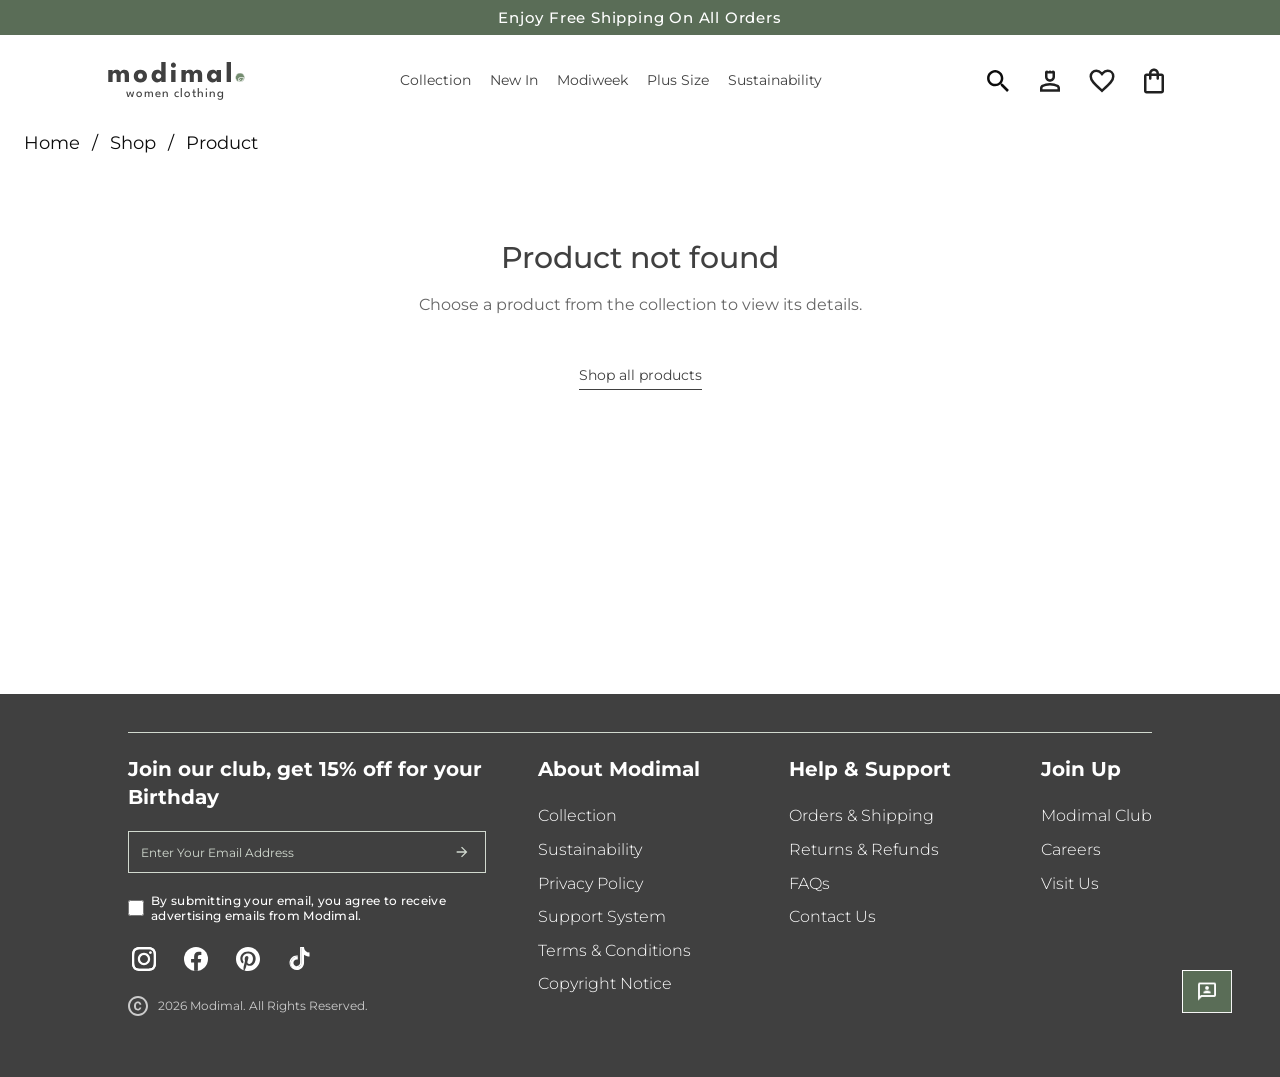
<file: Frontend/product.html>
<!DOCTYPE html>
<html lang="en">
<head>
    <meta charset="UTF-8">
    <meta name="viewport" content="width=device-width, initial-scale=1.0">
    <meta name="description" content="Discover the details of this Modimal piece.">
    <title>Product | Modimal</title>
    <link rel="stylesheet" href="./normalize.css">
    <link rel="stylesheet" href="./styles.css">
    <link rel="stylesheet" href="./product.css">
    <link rel="preconnect" href="https://fonts.googleapis.com">
    <link rel="preconnect" href="https://fonts.gstatic.com" crossorigin>
    <link href="https://fonts.googleapis.com/css2?family=Lato:ital,wght@0,400;1,400&family=League+Spartan:wght@400;700&family=Montserrat:wght@100..900&display=swap" rel="stylesheet">
</head>
<body>
    <header class="site-header">
        <p class="header-line">Enjoy Free Shipping On All Orders</p>
                <nav class="nav-menu" aria-label="Main navigation">
            <div class="mobile-left">
                <button class="burger" type="button" aria-label="Open menu" data-action="toggle-menu" aria-controls="main-nav-options" aria-expanded="false">
                    <img src="./images/burger-menu.svg" alt="">
                </button>
                <button class="mobile-search header-icon" type="button" aria-label="Open search" aria-controls="search-drawer" aria-expanded="false" data-action="open-search">
                    <img src="./images/Header search icon.svg" alt="">
                </button>
            </div>

            <a class="logo" href="./index.html" aria-label="Modimal home">
                <img src="./images/logo.svg" alt="Modimal">
                <span class="logo-text">women clothing</span>
            </a>

            <div class="options" id="main-nav-options">
                <div class="collection-nav-item">
                    <a class="menu-item" href="#" aria-expanded="false">Collection</a>
                    <div class="collection-mega-menu" aria-label="Collection menu">
                        <div class="collection-menu-column">
                            <h2>Category</h2>
                            <a href="shop.html">Shop All</a>
                            <a href="shop.html#collection">Blouses &amp; Top</a>
                            <a href="shop.html#collection">Pants</a>
                            <a href="shop.html#collection">Dresses &amp; Jumpsuits</a>
                            <a href="shop.html#collection">Outwear &amp; Jackets</a>
                            <a href="shop.html#collection">Pullovers</a>
                            <a href="shop.html#collection">Tees</a>
                            <a href="shop.html#collection">Shorts &amp; Skirts</a>
                        </div>
                        <div class="collection-menu-column">
                            <h2>Featured</h2>
                            <a href="shop.html#best-sellers">New In</a>
                            <a href="shop.html#modiweek">Modiweek</a>
                            <a href="shop.html#best-sellers">Plus Size</a>
                            <a href="shop.html#best-sellers">Best Seller</a>
                        </div>
                        <div class="collection-menu-column">
                            <h2>More</h2>
                            <a href="shop.html#collection">Bundles</a>
                            <a href="shop.html#collection">Occasion Wear</a>
                            <a href="shop.html#collection">Matching Set</a>
                            <a href="shop.html#collection">Suiting</a>
                        </div>
                        <figure class="collection-menu-promo">
                            <div class="collection-promo-image collection-promo-blouses" role="img" aria-label="Blouse collection"></div>
                            <figcaption>Blouses</figcaption>
                        </figure>
                        <figure class="collection-menu-promo">
                            <div class="collection-promo-image collection-promo-plus-size" role="img" aria-label="Plus size collection"></div>
                            <figcaption>Plus Size</figcaption>
                        </figure>
                    </div>
                </div>
                <div class="new-in-nav-item">
                    <a class="menu-item" href="#" aria-expanded="false">New In</a>
                    <div class="new-in-menu" aria-label="New In menu">
                        <div class="collection-menu-column">
                            <h2>Category</h2>
                            <a href="shop.html#best-sellers">Shop All</a>
                            <a href="shop.html#best-sellers">Tops &amp; Blouses</a>
                            <a href="shop.html#best-sellers">Tees</a>
                            <a href="shop.html#best-sellers">Pants</a>
                            <a href="shop.html#best-sellers">Jackets &amp; Outwears</a>
                            <a href="shop.html#best-sellers">Pullovers</a>
                            <a href="shop.html#best-sellers">Dresses &amp; Jumpsuits</a>
                            <a href="shop.html#best-sellers">Shorts &amp; Skirts</a>
                        </div>
                        <div class="collection-menu-column">
                            <h2>Trending</h2>
                            <a href="shop.html#best-sellers">Plus Size</a>
                            <a href="shop.html#best-sellers">Fall Collection</a>
                            <a href="shop.html#modiweek">Modiweek</a>
                        </div>
                        <figure class="collection-menu-promo">
                            <div class="collection-promo-image new-in-promo-fall" role="img" aria-label="New In fall collection"></div>
                            <figcaption>Fall Collection</figcaption>
                        </figure>
                        <figure class="collection-menu-promo">
                            <div class="collection-promo-image new-in-promo-blouses" role="img" aria-label="New In blouses"></div>
                            <figcaption>Blouses</figcaption>
                        </figure>
                        <figure class="collection-menu-promo">
                            <div class="collection-promo-image new-in-promo-dresses" role="img" aria-label="New In dresses"></div>
                            <figcaption>Dresses</figcaption>
                        </figure>
                    </div>
                </div>
                <a class="menu-item" href="#modiweek">Modiweek</a>
                <div class="plus-size-nav-item">
                    <a class="menu-item" href="#" aria-expanded="false">Plus Size</a>
                    <div class="plus-size-menu" aria-label="Plus Size menu">
                        <div class="collection-menu-column">
                            <h2>Category</h2>
                            <a href="shop.html#best-sellers">Shop All</a>
                            <a href="shop.html#best-sellers">Top &amp; Blouses</a>
                            <a href="shop.html#best-sellers">Tees</a>
                            <a href="shop.html#best-sellers">Pants</a>
                            <a href="shop.html#best-sellers">Jackets &amp; Outwears</a>
                            <a href="shop.html#best-sellers">Pullovers</a>
                            <a href="shop.html#best-sellers">Dresses &amp; Jumpsuits</a>
                            <a href="shop.html#best-sellers">Shorts &amp; Skirts</a>
                        </div>
                        <figure class="collection-menu-promo">
                            <div class="collection-promo-image plus-size-promo-pants" role="img" aria-label="Plus size pants"></div>
                            <figcaption>Pants</figcaption>
                        </figure>
                        <figure class="collection-menu-promo">
                            <div class="collection-promo-image plus-size-promo-dresses" role="img" aria-label="Plus size dresses"></div>
                            <figcaption>Dresses</figcaption>
                        </figure>
                        <figure class="collection-menu-promo">
                            <div class="collection-promo-image plus-size-promo-blouses" role="img" aria-label="Plus size blouses"></div>
                            <figcaption>Blouses</figcaption>
                        </figure>
                    </div>
                </div>
                <div class="sustainability-nav-item">
                    <a class="menu-item" href="#" aria-expanded="false">Sustainability</a>
                    <div class="sustainability-menu" aria-label="Sustainability menu">
                        <div class="collection-menu-column">
                            <h2>Sustainability</h2>
                            <a href="#sustainability">Mission</a>
                            <a href="#sustainability">Processing</a>
                            <a href="#sustainability">Materials</a>
                            <a href="#sustainability">Packaging</a>
                            <a href="#sustainability">Product Care</a>
                            <a href="#sustainability">Our Suppliers</a>
                        </div>
                        <figure class="collection-menu-promo">
                            <div class="collection-promo-image sustainability-promo-one" role="img" aria-label="Sustainable fashion"></div>
                        </figure>
                        <figure class="collection-menu-promo">
                            <div class="collection-promo-image sustainability-promo-two" role="img" aria-label="Sustainability at Modimal"></div>
                        </figure>
                    </div>
                </div>
                <div class="mobile-menu-account" role="group" aria-label="Account">
                    <button type="button" data-action="open-account">
                        <svg viewBox="0 0 24 24" aria-hidden="true"><path d="M12 12a4 4 0 1 0 0-8 4 4 0 0 0 0 8Zm-7 8a7 7 0 0 1 14 0H5Z"/></svg>
                        Log In
                    </button>
                    <button type="button" data-action="open-account">Create Account</button>
                </div>
            </div>

            <div class="icons" role="group" aria-label="Account and shopping actions">
                <button class="search header-icon" type="button" aria-label="Open search" aria-controls="search-drawer" aria-expanded="false" data-action="open-search">
                    <img src="./images/Header search icon.svg" alt="Search">
                </button>
                <a class="person header-icon" href="./sign-up.html" aria-label="Account">
                    <img src="./images/person.svg" alt="Account">
                </a>
                <a class="favorite header-icon" href="./favorites.html" aria-label="Favorites">
                    <img src="./images/favorite.svg" alt="Favorites">
                </a>
                <a class="bag header-icon" href="./cart.html" aria-label="Shopping bag">
                    <img src="./images/Header bag icon.svg" alt="Shopping bag">
                </a>
            </div>

            <section class="search-drawer" id="search-drawer" aria-label="Search" aria-hidden="true" hidden>
                <form class="search-form" role="search">
                    <label class="visually-hidden" for="site-search">Search products</label>
                    <input id="site-search" name="q" type="search" placeholder="Search products..." autocomplete="off">
                    <button class="search-close" type="button" aria-label="Close search" data-action="close-search">&times;</button>
                </form>
            </section>
        </nav>
    </header>

    <main class="product-page">
        <nav class="product-breadcrumbs" aria-label="Breadcrumb">
            <a href="./index.html">Home</a>
            <span aria-hidden="true">/</span>
            <a href="./shop.html">Shop</a>
            <span aria-hidden="true">/</span>
            <span id="productBreadcrumb" aria-current="page">Product</span>
        </nav>

        <p class="product-page-status" id="productPageStatus" role="status" aria-live="polite">
            Loading product...
        </p>

        <section class="product-detail" id="productDetail" hidden aria-labelledby="productTitle">
            <figure class="product-detail-image">
                <img id="productImage" alt="">
            </figure>

            <div class="product-detail-info">
                <p class="product-detail-eyebrow" id="productSubtitle"></p>
                <h1 id="productTitle"></h1>
                <p class="product-detail-price" id="productPrice"></p>
                <p class="product-detail-description" id="productDescription"></p>
                <label class="product-size-label" for="productSize">Size</label>
                <div class="product-detail-colors">
                    <h2>Color <span id="selectedColor"></span></h2>
                    <div class="product-detail-swatches colors" id="productColors" role="group" aria-label="Available colors"></div>
                </div>
                <p class="size-guide">Size Guide</p>

                <div class="product-size">
                    <select class="size-select" id="productSize">
                        <option value="">Select size</option>
                    </select>
                </div>

                <button class="add-to-cart-btn">Add To Cart</button>

            </div>
        </section>

        <a class="product-back-link" id="productBackLink" href="./shop.html" hidden>Continue shopping</a>

        <section class="product-recommendations" id="productRecommendations" hidden aria-labelledby="productRecommendationsTitle">
            <h2 id="productRecommendationsTitle">You may also like</h2>
            <div class="product-recommendations-grid" id="productRecommendationsGrid"></div>
        </section>

        <div class="product-not-found" id="productNotFound" hidden>
            <h1>Product not found</h1>
            <p>We couldn't find that item. Browse the collection to discover more.</p>
            <a class="product-back-link" href="./shop.html">Shop all products</a>
        </div>
    </main>

            <footer class="site-footer">
        <div class="footer-container">
            <div class="left-column-ft">
                <div class="left-up-columt-ft">
                    <form id="newsletter-form" data-form="newsletter">
                        <div class="form-group">
                            <label class="form-header" for="newsletter-email">Join our club, get 15% off for your Birthday</label>
                        </div>
                        <div class="form-group">
                            <input class="form-input" type="email" id="newsletter-email" name="email" placeholder="Enter Your Email Address" autocomplete="email" required>
                            <button type="submit" class="submit-arrow" aria-label="Subscribe to newsletter">
                                <img src="./images/arrow.svg" alt="">
                            </button>
                        </div>
                        <div class="form-group">
                            <input class="checkbox" type="checkbox" id="newsletter-consent" name="consent" required>
                            <label class="checkbox-text" for="newsletter-consent">By submitting your email, you agree to receive advertising emails from Modimal.</label>
                        </div>
                        <p class="newsletter-status" id="newsletter-status" role="status" aria-live="polite"></p>
                    </form>
                </div>
                <div class="left-down-columt-ft">
                            <div class="social" role="group" aria-label="Social media">
                                <button type="button" aria-label="Instagram" data-action="open-social" data-network="instagram"><img src="./images/instagram.svg" alt=""></button>
                                <button type="button" aria-label="Facebook" data-action="open-social" data-network="facebook"><img src="./images/facebook.svg" alt=""></button>
                                <button type="button" aria-label="Pinterest" data-action="open-social" data-network="pinterest"><img src="./images/Pinterest.svg" alt=""></button>
                                <button type="button" aria-label="TikTok" data-action="open-social" data-network="tiktok"><img src="./images/tiktok2.svg" alt=""></button>
                    </div>
                    <p class="rights-text">2026 Modimal. All Rights Reserved.</p>
                </div>
            </div>
            <nav class="right-column-ft" aria-label="Footer navigation">
                <div class="footer-links">
                    <h2 class="form-header right-column-header">About Modimal</h2>
                    <a href="#collection">Collection</a>
                    <a href="#sustainability">Sustainability</a>
                    <button type="button" data-action="navigate" data-page="privacy-policy">Privacy Policy</button>
                    <button type="button" data-action="navigate" data-page="support">Support System</button>
                    <button type="button" data-action="navigate" data-page="terms">Terms &amp; Conditions</button>
                    <button type="button" data-action="navigate" data-page="copyright">Copyright Notice</button>
                </div>
                <div class="footer-links">
                    <h2 class="form-header right-column-header">Help &amp; Support</h2>
                    <button type="button" data-action="navigate" data-page="shipping">Orders &amp; Shipping</button>
                    <button type="button" data-action="navigate" data-page="returns">Returns &amp; Refunds</button>
                    <button type="button" data-action="navigate" data-page="faqs">FAQs</button>
                    <button type="button" data-action="navigate" data-page="contact">Contact Us</button>
                </div>
                <div class="footer-links join-section">
                    <h2 class="form-header right-column-header">Join Up</h2>
                    <a href="#newsletter-form">Modimal Club</a>
                    <button type="button" data-action="navigate" data-page="careers">Careers</button>
                    <button type="button" data-action="navigate" data-page="visit-us">Visit Us</button>
                </div>
            </nav>
        </div>
    </footer>

    <script src="./product-cards.js"></script>
    <script src="./product-page.js"></script>
</body>
</html>
</file>
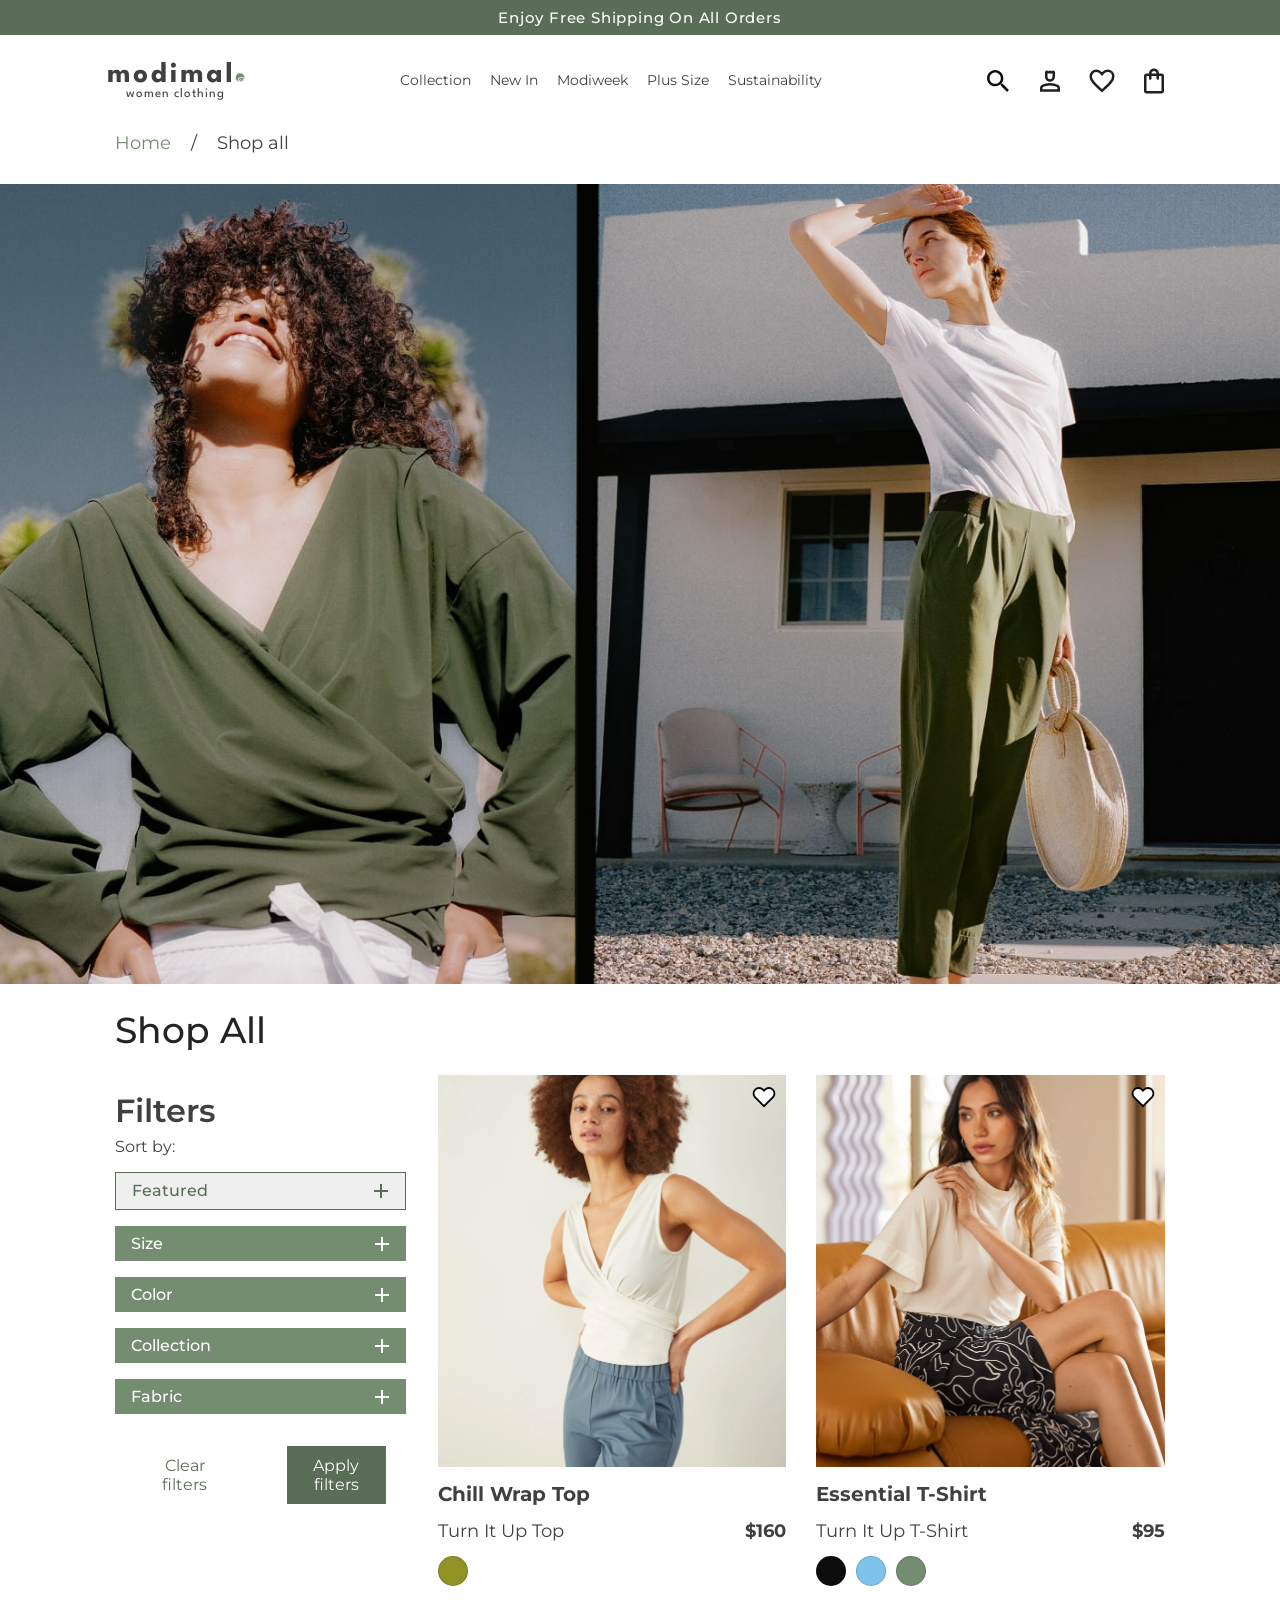
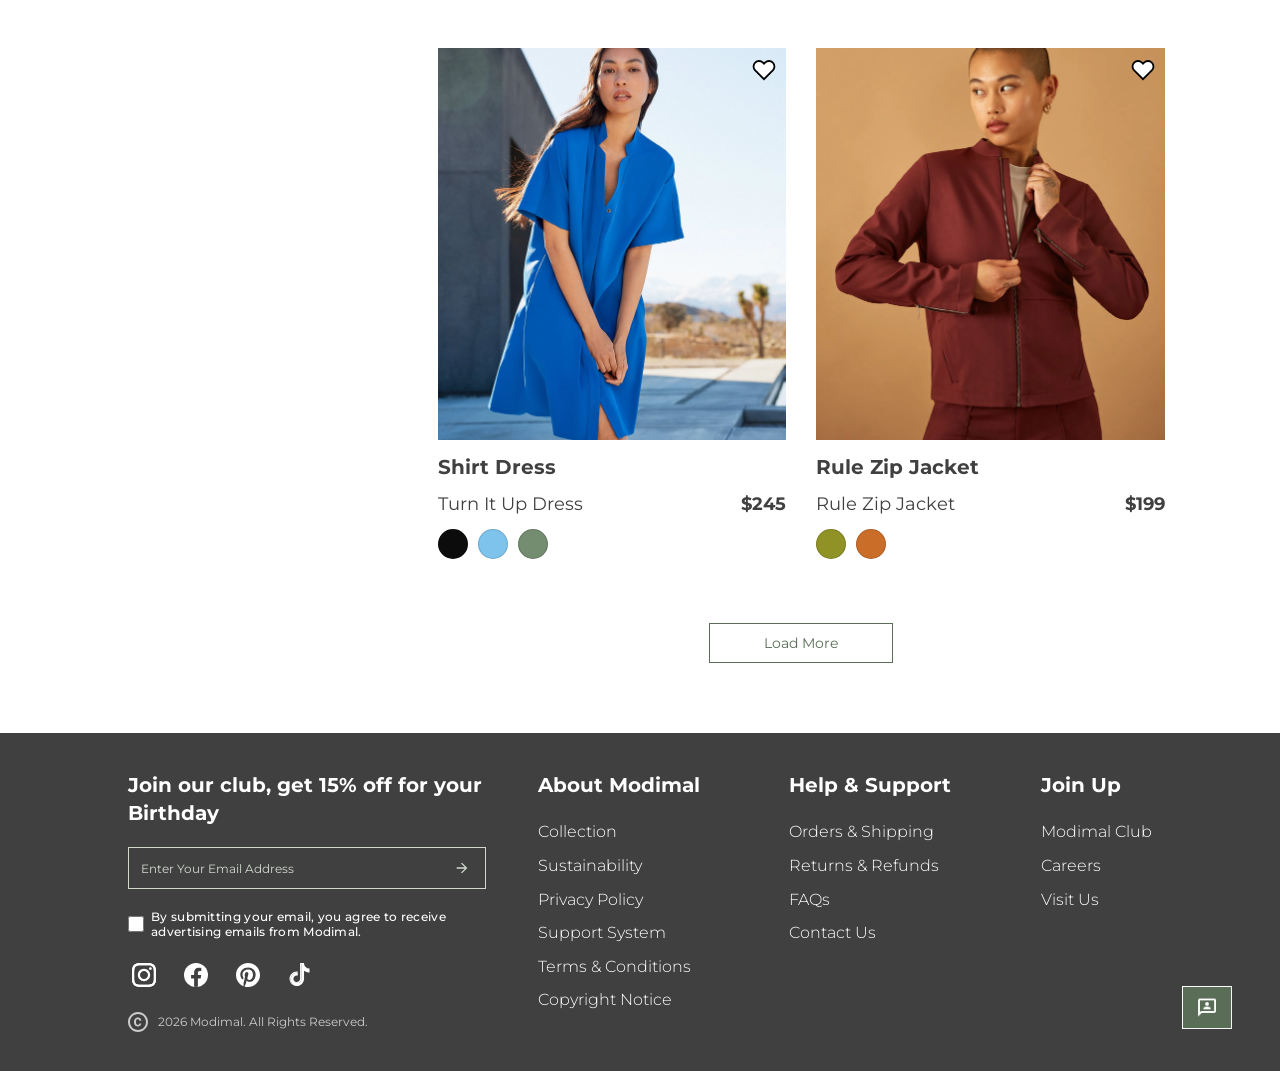
<file: Frontend/shop.html>
<!DOCTYPE html>
<html lang="en">
<head>
    <meta charset="UTF-8">
    <meta name="viewport" content="width=device-width, initial-scale=1.0">
    <title>Shop</title>
    <link rel="stylesheet" href="./normalize.css">
    <link rel="stylesheet" href="./styles.css">
    <link rel="stylesheet" href="./shop.css">
    <link rel="preconnect" href="https://fonts.googleapis.com">
    <link rel="preconnect" href="https://fonts.gstatic.com" crossorigin>
    <link href="https://fonts.googleapis.com/css2?family=Lato:ital,wght@0,400;1,400&family=League+Spartan:wght@400;700&family=Montserrat:wght@100..900&display=swap" rel="stylesheet">
</head>
<body>

    <header class="site-header">
        <p class="header-line">Enjoy Free Shipping On All Orders</p>

        <nav class="nav-menu" aria-label="Main navigation">
            <div class="mobile-left">
                <button class="burger" type="button" aria-label="Open menu" data-action="toggle-menu" aria-controls="main-nav-options" aria-expanded="false">
                    <img src="./images/burger-menu.svg" alt="">
                </button>
                <button class="mobile-search header-icon" type="button" aria-label="Open search" aria-controls="search-drawer" aria-expanded="false" data-action="open-search">
                    <img src="./images/Header search icon.svg" alt="">
                </button>
            </div>

            <a class="logo" href="./index.html" aria-label="Modimal home">
                <img src="./images/logo.svg" alt="Modimal">
                <span class="logo-text">women clothing</span>
            </a>

            <div class="options" id="main-nav-options">
                <div class="collection-nav-item">
                    <a class="menu-item" href="#" aria-expanded="false">Collection</a>
                    <div class="collection-mega-menu" aria-label="Collection menu">
                        <div class="collection-menu-column">
                            <h2>Category</h2>
                            <a href="./shop.html">Shop All</a>
                            <a href="./shop.html?category=tops">Blouses &amp; Top</a>
                            <a href="./shop.html?category=pants">Pants</a>
                            <a href="./shop.html?category=dresses-jumpsuits">Dresses &amp; Jumpsuits</a>
                            <a href="./shop.html?category=outerwear-jackets">Outerwear &amp; Jackets</a>
                            <a href="./shop.html?category=pullovers">Pullovers</a>
                            <a href="./shop.html?category=tees">Tees</a>
                            <a href="./shop.html?category=shorts-skirts">Shorts &amp; Skirts</a>
                        </div>
                        <div class="collection-menu-column">
                            <h2>Featured</h2>
                            <a href="shop.html#best-sellers">New In</a>
                            <a href="shop.html#modiweek">Modiweek</a>
                            <a href="shop.html#best-sellers">Plus Size</a>
                            <a href="shop.html#best-sellers">Best Seller</a>
                        </div>
                        <div class="collection-menu-column">
                            <h2>More</h2>
                            <a href="shop.html#collection">Bundles</a>
                            <a href="shop.html#collection">Occasion Wear</a>
                            <a href="shop.html#collection">Matching Set</a>
                            <a href="shop.html#collection">Suiting</a>
                        </div>
                        <figure class="collection-menu-promo">
                            <div class="collection-promo-image collection-promo-blouses" role="img" aria-label="Blouse collection"></div>
                            <figcaption>Blouses</figcaption>
                        </figure>
                        <figure class="collection-menu-promo">
                            <div class="collection-promo-image collection-promo-plus-size" role="img" aria-label="Plus size collection"></div>
                            <figcaption>Plus Size</figcaption>
                        </figure>
                    </div>
                </div>
                <div class="new-in-nav-item">
                    <a class="menu-item" href="#" aria-expanded="false">New In</a>
                    <div class="new-in-menu" aria-label="New In menu">
                        <div class="collection-menu-column">
                            <h2>Category</h2>
                            <a href="./shop.html">Shop All</a>
                            <a href="./shop.html?category=tops">Tops &amp; Blouses</a>
                            <a href="./shop.html?category=tees">Tees</a>
                            <a href="./shop.html?category=pants">Pants</a>
                            <a href="./shop.html?category=outerwear-jackets">Jackets &amp; Outwears</a>
                            <a href="./shop.html?category=pullovers">Pullovers</a>
                            <a href="./shop.html?category=dresses-jumpsuits">Dresses &amp; Jumpsuits</a>
                            <a href="./shop.html?category=shorts-skirts">Shorts &amp; Skirts</a>
                        </div>
                        <div class="collection-menu-column">
                            <h2>Trending</h2>
                            <a href="shop.html#best-sellers">Plus Size</a>
                            <a href="shop.html#best-sellers">Fall Collection</a>
                            <a href="shop.html#modiweek">Modiweek</a>
                        </div>
                        
                        <figure class="collection-menu-promo">
                            <div class="collection-promo-image new-in-promo-fall" role="img" aria-label="New In fall collection"></div>
                            <figcaption>Fall Collection</figcaption>
                        </figure>
                        <figure class="collection-menu-promo">
                            <div class="collection-promo-image new-in-promo-blouses" role="img" aria-label="New In blouses"></div>
                            <figcaption>Blouses</figcaption>
                        </figure>
                        <figure class="collection-menu-promo">
                            <div class="collection-promo-image new-in-promo-dresses" role="img" aria-label="New In dresses"></div>
                            <figcaption>Dresses</figcaption>
                        </figure>
                    </div>
                </div>
                <a class="menu-item" href="#modiweek">Modiweek</a>
                <div class="plus-size-nav-item">
                    <a class="menu-item" href="#" aria-expanded="false">Plus Size</a>
                    <div class="plus-size-menu" aria-label="Plus Size menu">
                        <div class="collection-menu-column">
                            <h2>Category</h2>
                            <a href="./shop.html">Shop All</a>
                            <a href="./shop.html?category=tops">Top &amp; Blouses</a>
                            <a href="./shop.html?category=tees">Tees</a>
                            <a href="./shop.html?category=pants">Pants</a>
                            <a href="./shop.html?category=outerwear-jackets">Jackets &amp; Outwears</a>
                            <a href="./shop.html?category=pullovers">Pullovers</a>
                            <a href="./shop.html?category=dresses-jumpsuits">Dresses &amp; Jumpsuits</a>
                            <a href="./shop.html?category=shorts-skirts">Shorts &amp; Skirts</a>
                        </div>
                        <figure class="collection-menu-promo">
                            <div class="collection-promo-image plus-size-promo-pants" role="img" aria-label="Plus size pants"></div>
                            <figcaption>Pants</figcaption>
                        </figure>
                        <figure class="collection-menu-promo">
                            <div class="collection-promo-image plus-size-promo-dresses" role="img" aria-label="Plus size dresses"></div>
                            <figcaption>Dresses</figcaption>
                        </figure>
                        <figure class="collection-menu-promo">
                            <div class="collection-promo-image plus-size-promo-blouses" role="img" aria-label="Plus size blouses"></div>
                            <figcaption>Blouses</figcaption>
                        </figure>
                    </div>
                </div>
                <div class="sustainability-nav-item">
                    <a class="menu-item" href="#" aria-expanded="false">Sustainability</a>
                    <div class="sustainability-menu" aria-label="Sustainability menu">
                        <div class="collection-menu-column">
                            <h2>Sustainability</h2>
                            <a href="#sustainability">Mission</a>
                            <a href="#sustainability">Processing</a>
                            <a href="#sustainability">Materials</a>
                            <a href="#sustainability">Packaging</a>
                            <a href="#sustainability">Product Care</a>
                            <a href="#sustainability">Our Suppliers</a>
                        </div>
                        <figure class="collection-menu-promo">
                            <div class="collection-promo-image sustainability-promo-one" role="img" aria-label="Sustainable fashion"></div>
                        </figure>
                        <figure class="collection-menu-promo">
                            <div class="collection-promo-image sustainability-promo-two" role="img" aria-label="Sustainability at Modimal"></div>
                        </figure>
                    </div>
                </div>
                <div class="mobile-menu-account" role="group" aria-label="Account">
                    <button type="button" data-action="open-account">
                        <svg viewBox="0 0 24 24" aria-hidden="true"><path d="M12 12a4 4 0 1 0 0-8 4 4 0 0 0 0 8Zm-7 8a7 7 0 0 1 14 0H5Z"/></svg>
                        Log In
                    </button>
                    <button type="button" data-action="open-account">Create Account</button>
                </div>
            </div>

            <div class="icons" role="group" aria-label="Account and shopping actions">
                <button class="search header-icon" type="button" aria-label="Open search" aria-controls="search-drawer" aria-expanded="false" data-action="open-search">
                    <img src="./images/Header search icon.svg" alt="Search">
                </button>
                <a class="person header-icon" href="./sign-up.html" aria-label="Account">
                    <img src="./images/person.svg" alt="Account">
                </a>
                <a class="favorite header-icon" href="./favorites.html" aria-label="Favorites">
                    <img src="./images/favorite.svg" alt="Favorites">
                </a>
                <a class="bag header-icon" href="./cart.html" aria-label="Shopping bag">
                    <img src="./images/Header bag icon.svg" alt="Shopping bag">
                </a>
            </div>

            <section class="search-drawer" id="search-drawer" aria-label="Search" aria-hidden="true" hidden>
                <form class="search-form" role="search">
                    <label class="visually-hidden" for="site-search">Search products</label>
                    <input id="site-search" name="q" type="search" placeholder="Search products..." autocomplete="off">
                    <button class="search-close" type="button" aria-label="Close search" data-action="close-search">&times;</button>
                </form>
            </section>
        </nav>
    </header>
    
    <main>

        <div class="breadcrumbs">
            <a href="./index.html" style="color: #748C70;">Home&nbsp;&nbsp;&nbsp;</a> / <a href="./shop.html" id="shopCurrentBreadcrumb">&nbsp;&nbsp;&nbsp;Shop all</a>
        </div>

        <section class="hero-shop" id="home"></section>

        <div class="main-block">

        <div class="shop-category-heading">
            <h1 id="shopCategoryTitle">Shop All</h1>
            <a href="./shop.html" id="clearShopCategory" hidden>View all products</a>
        </div>

        <section class="main-shop-section">

            <div class="filters-mobile">
                <button class="filters-toggle" type="button" aria-expanded="false" aria-controls="filters-panel" data-action="toggle-filters">
                    <img src="./images/Filters-mobile.svg" alt="">
                    <span>Filter</span>
                </button>
            </div>

            <button class="filters-backdrop" type="button" aria-label="Close filters" data-action="close-filters" hidden></button>

            <section class="filters" id="filters-panel" aria-labelledby="filters-title">
                <div class="filters-dialog-header">
                    <h2 class="filters-title" id="filters-title">Filters</h2>
                    <button class="filters-close" type="button" data-action="close-filters">Close</button>
                </div>

                <form id="product-filters">
                    <div class="sort-control">
                        <label for="sort-by">Sort by:</label>

                    <span class="sort-select-wrap">
                        <select name="sort" id="sort-by" class="sort-select" aria-label="Sort products by">
                            <option value="featured">Featured</option>
                            <option value="price-low">Price: Low to High</option>
                            <option value="price-high">Price: High to Low</option>
                            <option value="newest">Newest</option>
                        </select>
                        <span class="sort-select-icon" aria-hidden="true"></span>
                    </span>

                    </div>

                    <div class="filter-group">

                        <button
                        type="button"
                        class="filter-toggle"
                        id="size-toggle"
                        aria-expanded="false"
                        aria-controls="size-options"
                        >
                        <span>Size</span>

                        <span class="filter-toggle__icon" aria-hidden="true">
                            <span></span>
                            <span></span>
                        </span>
                        </button>
                    <div class="filter-options" id="size-options" hidden>
                        <fieldset>
                            <legend class="visually-hidden">Filtered by size</legend>
                            <label>
                                <input type="checkbox" name="size" value="s">
                                XS / US (0-4)
                            </label>
                            <label>
                                <input type="checkbox" name="size" value="m">
                                S / US (4-6)
                            </label>
                            <label>
                                <input type="checkbox" name="size" value="l">
                                M / US (6-10)
                            </label>
                            <label>
                                <input type="checkbox" name="size" value="xl">
                                L / US (10-14)
                            </label>
                        </fieldset>
                    </div>


                <button
                        type="button"
                        class="filter-toggle"
                        id="color-toggle"
                        aria-expanded="false"
                        aria-controls="color-options"
                        >
                        <span>Color</span>

                        <span class="filter-toggle__icon" aria-hidden="true">
                            <span></span>
                            <span></span>
                        </span>
                        </button>
                    <div class="filter-options" id="color-options" hidden>
                        <fieldset>
                            <legend class="visually-hidden">Filtered by color</legend>
                            <label>
                                <input type="checkbox" name="color" value="black">
                                Black
                            </label>
                            <label>
                                <input type="checkbox" name="color" value="blue">
                                Blue
                            </label>
                            <label>
                                <input type="checkbox" name="color" value="green">
                                Green
                            </label>
                            <label>
                                <input type="checkbox" name="color" value="red">
                                Red 
                            </label>
                            <label>
                                <input type="checkbox" name="color" value="white">
                                White
                            </label>
                            <label>
                                <input type="checkbox" name="color" value="orange">
                                Orange
                            </label>
                            <label>
                                <input type="checkbox" name="color" value="pink">
                                Pink
                            </label>
                        </fieldset>
                    </div>

                <button
                        type="button"
                        class="filter-toggle"
                        id="collection-toggle"
                        aria-expanded="false"
                        aria-controls="collection-options"
                        >
                        <span>Collection</span>

                        <span class="filter-toggle__icon" aria-hidden="true">
                            <span></span>
                            <span></span>
                        </span>
                        </button>
                    <div class="filter-options" id="collection-options" hidden>
                        <fieldset>
                            <legend class="visually-hidden">Filtered by collection</legend>
                            <label>
                                <input type="checkbox" name="collection" value="in-stock">
                                In Stock
                            </label>
                            <label>
                                <input type="checkbox" name="collection" value="not-in-stock">
                                Not In Stock
                            </label>
                        </fieldset>
                    </div>

                        
                <button
                        type="button"
                        class="filter-toggle"
                        id="fabric-toggle"
                        aria-expanded="false"
                        aria-controls="fabric-options"
                        >
                        <span>Fabric</span>

                        <span class="filter-toggle__icon" aria-hidden="true">
                            <span></span>
                            <span></span>
                        </span>
                        </button>
                    <div class="filter-options" id="fabric-options" hidden>
                        <fieldset>
                            <legend class="visually-hidden">Filtered by fabric</legend>
                            <label>
                                <input type="checkbox" name="fabric" value="cotton">
                                Cotton
                            </label>
                            <label>
                                <input type="checkbox" name="fabric" value="linen">
                                Linen
                            </label>
                            <label>
                                <input type="checkbox" name="fabric" value="wool">
                                Wool
                            </label>
                            <label>
                                <input type="checkbox" name="fabric" value="silk">
                                Silk
                            </label>
                            <label>
                                <input type="checkbox" name="fabric" value="cashmere">
                                Cashmere
                            </label>
                        </fieldset>
                    </div>

                </div>

                    <div class="filter-actions">
                        <button class="filter-clear" type="button" data-action="clear-filters">Clear filters</button>
                        <button class="filter-apply" type="submit">Apply filters</button>
                    </div>

                </form>
            </section>

        
            <p class="catalog-status" role="status" aria-live="polite">Loading products...</p>
            <div class="shop-all-items"></div>

            <button class="load-more" type="button" data-action="load-more" hidden>Load More</button>
        </section>
        </div>

            <footer class="site-footer">
        <div class="footer-container">
            <div class="left-column-ft">
                <div class="left-up-columt-ft">
                    <form id="newsletter-form" data-form="newsletter">
                        <div class="form-group">
                            <label class="form-header" for="newsletter-email">Join our club, get 15% off for your Birthday</label>
                        </div>
                        <div class="form-group">
                            <input class="form-input" type="email" id="newsletter-email" name="email" placeholder="Enter Your Email Address" autocomplete="email" required>
                            <button type="submit" class="submit-arrow" aria-label="Subscribe to newsletter">
                                <img src="./images/arrow.svg" alt="">
                            </button>
                        </div>
                        <div class="form-group">
                            <input class="checkbox" type="checkbox" id="newsletter-consent" name="consent" required>
                            <label class="checkbox-text" for="newsletter-consent">By submitting your email, you agree to receive advertising emails from Modimal.</label>
                        </div>
                        <p class="newsletter-status" id="newsletter-status" role="status" aria-live="polite"></p>
                    </form>
                </div>
                <div class="left-down-columt-ft">
                            <div class="social" role="group" aria-label="Social media">
                                <button type="button" aria-label="Instagram" data-action="open-social" data-network="instagram"><img src="./images/instagram.svg" alt=""></button>
                                <button type="button" aria-label="Facebook" data-action="open-social" data-network="facebook"><img src="./images/facebook.svg" alt=""></button>
                                <button type="button" aria-label="Pinterest" data-action="open-social" data-network="pinterest"><img src="./images/Pinterest.svg" alt=""></button>
                                <button type="button" aria-label="TikTok" data-action="open-social" data-network="tiktok"><img src="./images/tiktok2.svg" alt=""></button>
                    </div>
                    <p class="rights-text">2026 Modimal. All Rights Reserved.</p>
                </div>
            </div>
            <nav class="right-column-ft" aria-label="Footer navigation">
                <div class="footer-links">
                    <h2 class="form-header right-column-header">About Modimal</h2>
                    <a href="#collection">Collection</a>
                    <a href="#sustainability">Sustainability</a>
                    <button type="button" data-action="navigate" data-page="privacy-policy">Privacy Policy</button>
                    <button type="button" data-action="navigate" data-page="support">Support System</button>
                    <button type="button" data-action="navigate" data-page="terms">Terms &amp; Conditions</button>
                    <button type="button" data-action="navigate" data-page="copyright">Copyright Notice</button>
                </div>
                <div class="footer-links">
                    <h2 class="form-header right-column-header">Help &amp; Support</h2>
                    <button type="button" data-action="navigate" data-page="shipping">Orders &amp; Shipping</button>
                    <button type="button" data-action="navigate" data-page="returns">Returns &amp; Refunds</button>
                    <button type="button" data-action="navigate" data-page="faqs">FAQs</button>
                    <button type="button" data-action="navigate" data-page="contact">Contact Us</button>
                </div>
                <div class="footer-links join-section">
                    <h2 class="form-header right-column-header">Join Up</h2>
                    <a href="#newsletter-form">Modimal Club</a>
                    <button type="button" data-action="navigate" data-page="careers">Careers</button>
                    <button type="button" data-action="navigate" data-page="visit-us">Visit Us</button>
                </div>
            </nav>
        </div>
    </footer>

    <script src="./product-cards.js"></script>
    <script src="./shop.js"></script>
    <script src="./main.js"></script>
    <script src="./favorites.js" defer></script>
</body>
</html>
</file>
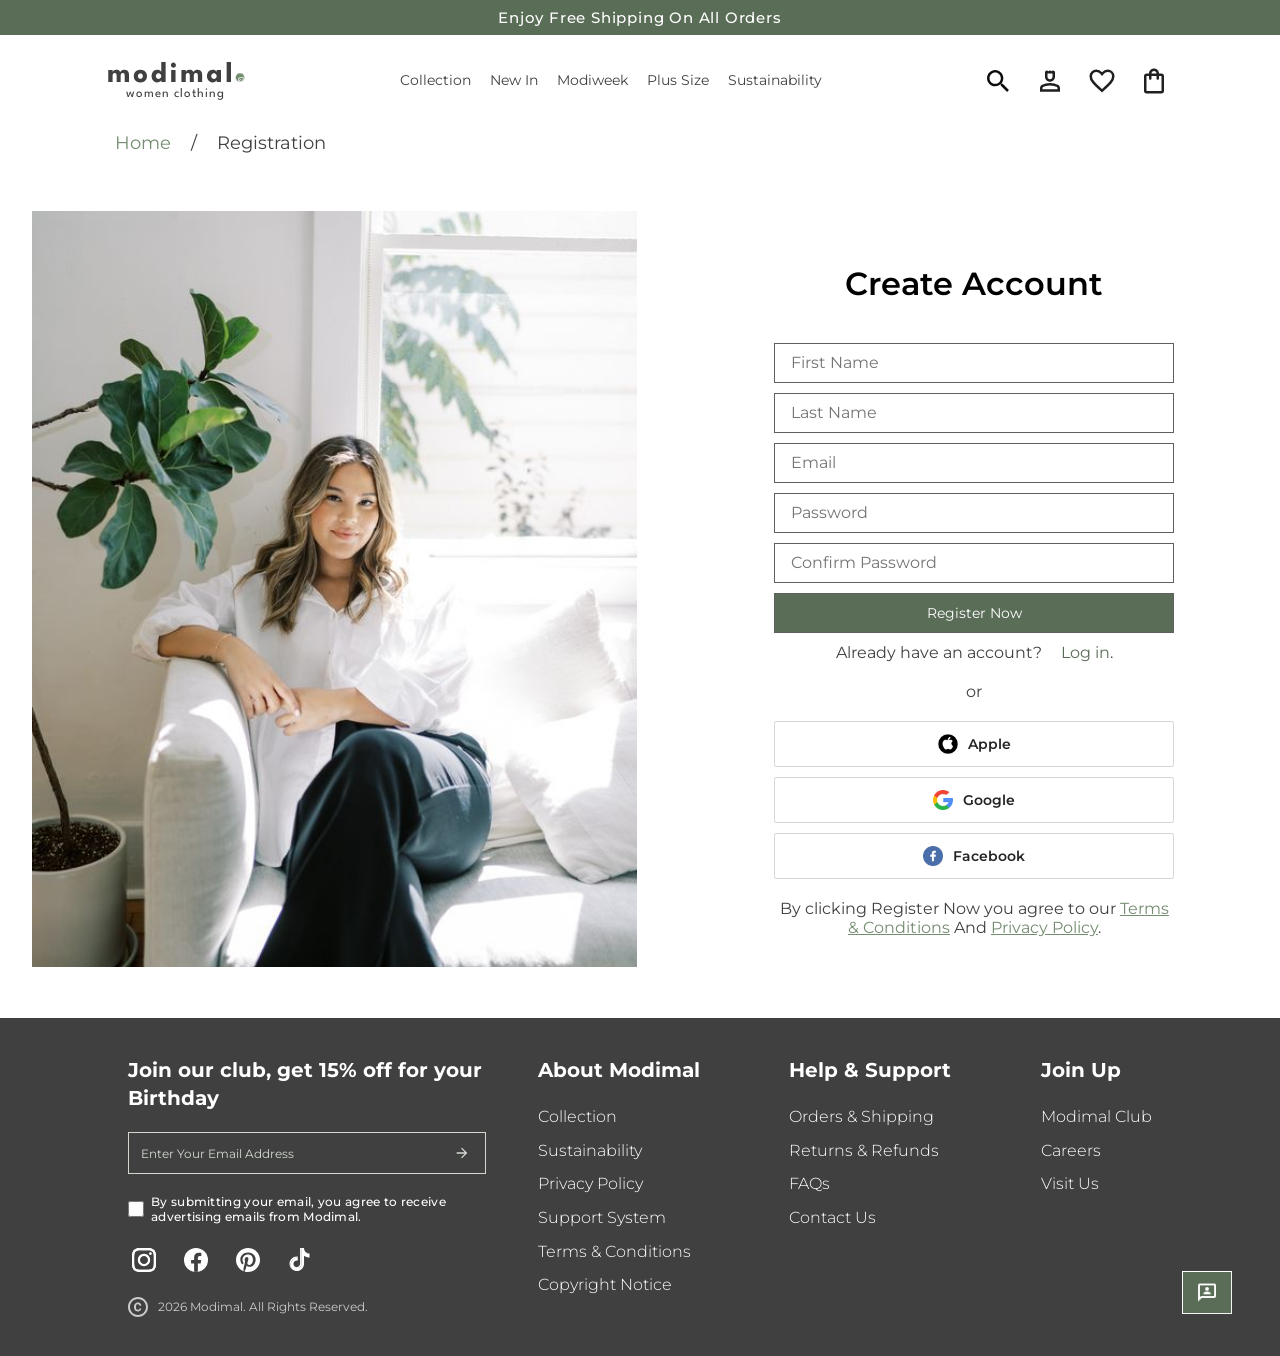
<file: Frontend/sign-up.html>
<!DOCTYPE html>
<html lang="en">
<head>
    <meta charset="UTF-8">
    <meta name="viewport" content="width=device-width, initial-scale=1.0">
    <title>Registration</title>
    <link rel="stylesheet" href="./normalize.css">
    <link rel="stylesheet" href="./styles.css">
    <link rel="stylesheet" href="./shop.css">
    <link rel="preconnect" href="https://fonts.googleapis.com">
    <link rel="preconnect" href="https://fonts.gstatic.com" crossorigin>
    <link href="https://fonts.googleapis.com/css2?family=Lato:ital,wght@0,400;1,400&family=League+Spartan:wght@400;700&family=Montserrat:wght@100..900&display=swap" rel="stylesheet">
</head>
<body>

    <header class="site-header">
        <p class="header-line">Enjoy Free Shipping On All Orders</p>

        <nav class="nav-menu" aria-label="Main navigation">
            <div class="mobile-left">
                <button class="burger" type="button" aria-label="Open menu" data-action="toggle-menu" aria-controls="main-nav-options" aria-expanded="false">
                    <img src="./images/burger-menu.svg" alt="">
                </button>
                <button class="mobile-search header-icon" type="button" aria-label="Open search" aria-controls="search-drawer" aria-expanded="false" data-action="open-search">
                    <img src="./images/Header search icon.svg" alt="">
                </button>
            </div>

            <a class="logo" href="./index.html" aria-label="Modimal home">
                <img src="./images/logo.svg" alt="Modimal">
                <span class="logo-text">women clothing</span>
            </a>

            <div class="options" id="main-nav-options">
                <div class="collection-nav-item">
                    <a class="menu-item" href="#" aria-expanded="false">Collection</a>
                    <div class="collection-mega-menu" aria-label="Collection menu">
                        <div class="collection-menu-column">
                            <h2>Category</h2>
                            <a href="shop.html">Shop All</a>
                            <a href="shop.html#collection">Blouses &amp; Top</a>
                            <a href="shop.html#collection">Pants</a>
                            <a href="shop.html#collection">Dresses &amp; Jumpsuits</a>
                            <a href="shop.html#collection">Outwear &amp; Jackets</a>
                            <a href="shop.html#collection">Pullovers</a>
                            <a href="shop.html#collection">Tees</a>
                            <a href="shop.html#collection">Shorts &amp; Skirts</a>
                        </div>
                        <div class="collection-menu-column">
                            <h2>Featured</h2>
                            <a href="shop.html#best-sellers">New In</a>
                            <a href="shop.html#modiweek">Modiweek</a>
                            <a href="shop.html#best-sellers">Plus Size</a>
                            <a href="shop.html#best-sellers">Best Seller</a>
                        </div>
                        <div class="collection-menu-column">
                            <h2>More</h2>
                            <a href="shop.html#collection">Bundles</a>
                            <a href="shop.html#collection">Occasion Wear</a>
                            <a href="shop.html#collection">Matching Set</a>
                            <a href="shop.html#collection">Suiting</a>
                        </div>
                        <figure class="collection-menu-promo">
                            <div class="collection-promo-image collection-promo-blouses" role="img" aria-label="Blouse collection"></div>
                            <figcaption>Blouses</figcaption>
                        </figure>
                        <figure class="collection-menu-promo">
                            <div class="collection-promo-image collection-promo-plus-size" role="img" aria-label="Plus size collection"></div>
                            <figcaption>Plus Size</figcaption>
                        </figure>
                    </div>
                </div>
                <div class="new-in-nav-item">
                    <a class="menu-item" href="#" aria-expanded="false">New In</a>
                    <div class="new-in-menu" aria-label="New In menu">
                        <div class="collection-menu-column">
                            <h2>Category</h2>
                            <a href="shop.html#best-sellers">Shop All</a>
                            <a href="shop.html#best-sellers">Tops &amp; Blouses</a>
                            <a href="shop.html#best-sellers">Tees</a>
                            <a href="shop.html#best-sellers">Pants</a>
                            <a href="shop.html#best-sellers">Jackets &amp; Outwears</a>
                            <a href="shop.html#best-sellers">Pullovers</a>
                            <a href="shop.html#best-sellers">Dresses &amp; Jumpsuits</a>
                            <a href="shop.html#best-sellers">Shorts &amp; Skirts</a>
                        </div>
                        <div class="collection-menu-column">
                            <h2>Trending</h2>
                            <a href="shop.html#best-sellers">Plus Size</a>
                            <a href="shop.html#best-sellers">Fall Collection</a>
                            <a href="shop.html#modiweek">Modiweek</a>
                        </div>
                        
                        <figure class="collection-menu-promo">
                            <div class="collection-promo-image new-in-promo-fall" role="img" aria-label="New In fall collection"></div>
                            <figcaption>Fall Collection</figcaption>
                        </figure>
                        <figure class="collection-menu-promo">
                            <div class="collection-promo-image new-in-promo-blouses" role="img" aria-label="New In blouses"></div>
                            <figcaption>Blouses</figcaption>
                        </figure>
                        <figure class="collection-menu-promo">
                            <div class="collection-promo-image new-in-promo-dresses" role="img" aria-label="New In dresses"></div>
                            <figcaption>Dresses</figcaption>
                        </figure>
                    </div>
                </div>
                <a class="menu-item" href="#modiweek">Modiweek</a>
                <div class="plus-size-nav-item">
                    <a class="menu-item" href="#" aria-expanded="false">Plus Size</a>
                    <div class="plus-size-menu" aria-label="Plus Size menu">
                        <div class="collection-menu-column">
                            <h2>Category</h2>
                            <a href="shop.html#best-sellers">Shop All</a>
                            <a href="shop.html#best-sellers">Top &amp; Blouses</a>
                            <a href="shop.html#best-sellers">Tees</a>
                            <a href="shop.html#best-sellers">Pants</a>
                            <a href="shop.html#best-sellers">Jackets &amp; Outwears</a>
                            <a href="shop.html#best-sellers">Pullovers</a>
                            <a href="shop.html#best-sellers">Dresses &amp; Jumpsuits</a>
                            <a href="shop.html#best-sellers">Shorts &amp; Skirts</a>
                        </div>
                        <figure class="collection-menu-promo">
                            <div class="collection-promo-image plus-size-promo-pants" role="img" aria-label="Plus size pants"></div>
                            <figcaption>Pants</figcaption>
                        </figure>
                        <figure class="collection-menu-promo">
                            <div class="collection-promo-image plus-size-promo-dresses" role="img" aria-label="Plus size dresses"></div>
                            <figcaption>Dresses</figcaption>
                        </figure>
                        <figure class="collection-menu-promo">
                            <div class="collection-promo-image plus-size-promo-blouses" role="img" aria-label="Plus size blouses"></div>
                            <figcaption>Blouses</figcaption>
                        </figure>
                    </div>
                </div>
                <div class="sustainability-nav-item">
                    <a class="menu-item" href="#" aria-expanded="false">Sustainability</a>
                    <div class="sustainability-menu" aria-label="Sustainability menu">
                        <div class="collection-menu-column">
                            <h2>Sustainability</h2>
                            <a href="#sustainability">Mission</a>
                            <a href="#sustainability">Processing</a>
                            <a href="#sustainability">Materials</a>
                            <a href="#sustainability">Packaging</a>
                            <a href="#sustainability">Product Care</a>
                            <a href="#sustainability">Our Suppliers</a>
                        </div>
                        <figure class="collection-menu-promo">
                            <div class="collection-promo-image sustainability-promo-one" role="img" aria-label="Sustainable fashion"></div>
                        </figure>
                        <figure class="collection-menu-promo">
                            <div class="collection-promo-image sustainability-promo-two" role="img" aria-label="Sustainability at Modimal"></div>
                        </figure>
                    </div>
                </div>
                <div class="mobile-menu-account" role="group" aria-label="Account">
                    <button type="button" data-action="open-account">
                        <svg viewBox="0 0 24 24" aria-hidden="true"><path d="M12 12a4 4 0 1 0 0-8 4 4 0 0 0 0 8Zm-7 8a7 7 0 0 1 14 0H5Z"/></svg>
                        Log In
                    </button>
                    <button type="button" data-action="open-account">Create Account</button>
                </div>
            </div>

            <div class="icons" role="group" aria-label="Account and shopping actions">
                <button class="search header-icon" type="button" aria-label="Open search" aria-controls="search-drawer" aria-expanded="false" data-action="open-search">
                    <img src="./images/Header search icon.svg" alt="Search">
                </button>
                <a class="person header-icon" href="./sign-up.html" aria-label="Account">
                    <img src="./images/person.svg" alt="Account">
                </a>
                <a class="favorite header-icon" href="./favorites.html" aria-label="Favorites">
                    <img src="./images/favorite.svg" alt="Favorites">
                </a>
                <a class="bag header-icon" href="./cart.html" aria-label="Shopping bag">
                    <img src="./images/Header bag icon.svg" alt="Shopping bag">
                </a>
            </div>

            <section class="search-drawer" id="search-drawer" aria-label="Search" aria-hidden="true" hidden>
                <form class="search-form" role="search">
                    <label class="visually-hidden" for="site-search">Search products</label>
                    <input id="site-search" name="q" type="search" placeholder="Search products..." autocomplete="off">
                    <button class="search-close" type="button" aria-label="Close search" data-action="close-search">&times;</button>
                </form>
            </section>
        </nav>
    </header>
    
    <main>

        <div class="breadcrumbs">
            <a href="./index.html" style="color: #748C70;">Home&nbsp;&nbsp;&nbsp;</a> / <a href="./sign-up.html">&nbsp;&nbsp;&nbsp;Registration</a>
        </div>

        <div class="main-registration-page">

            <div class="registration-picture">
                <img src="./images/registration-pic.jpg" alt="Registration picture">
            </div>

            <div class="registration-form">
                <form id="registrationForm" novalidate>
                    <div class="account-container">
                        <h1>Create Account</h1>

                            <input type="text" placeholder="First Name"
                            name="firstName" id="firstName" autocomplete="given-name" required>
                            <span class="error-message" id="firstNameError"></span>

                            <input type="text" placeholder="Last Name"
                            name="lastName" id="lastName" autocomplete="family-name" required>
                            <span class="error-message" id="lastNameError"></span>


                            <input type="email" placeholder="Email"
                            name="email" id="email" autocomplete="email" required>
                            <span class="error-message" id="emailError"></span>

                            <input type="password" placeholder="Password"
                            name="psw" id="psw" autocomplete="new-password" minlength="8" required>
                            <span class="error-message" id="passwordError"></span>

                            <input type="password" placeholder="Confirm Password"
                            name="confirmPassword" id="confirmPassword" autocomplete="new-password" required>
                            <span class="error-message" id="confirmPasswordError"></span>

                            <button type="submit" class="registerbtn">
                                Register Now
                            </button>

                        <div class="account-container signin">
                            <p>Already have an account?
                                <a id="login-button" href="./log-in.html">Log in</a>.
                            </p>

                            <p>or</p>

                                <div class="sign-in-options">
                                <button type="button" class="social-login-button social-login-button--apple" data-provider="apple">
                                    <img src="./images/apple.png" alt="">
                                    <span>Apple</span>
                                </button>

                                <button type="button" class="social-login-button social-login-button--google" data-provider="google">
                                    <img src="./images/search.png" alt="">
                                    <span>Google</span>
                                </button>

                                <button type="button" class="social-login-button social-login-button--facebook" data-provider="facebook">
                                    <img src="./images/facebook.png" alt="">
                                    <span>Facebook</span>
                                </button>
                                </div>

                                <p class="registration-terms">
                                    By clicking Register Now you agree to our
                                    <a href="#" style="color: #748C70; text-decoration: underline;">Terms & Conditions</a>
                                    And <a href="#" style="color: #748C70; text-decoration: underline;">Privacy Policy</a>.
                                </p>
                        </div>
                    </div>
                </form>
            </div>
            <!-- Registration success modal -->
            <div class="modal-overlay" id="registrationSuccessModal">
                <div class="modal-content" role="dialog" aria-modal="true"
                    aria-labelledby="modalTitle">

                    <h2 id="modalTitle">Account created</h2>

                    <p>
                        Your account has been created and you are signed in.
                    </p>

                    <button type="button" id="closeModal">Continue</button>
                </div>
            </div>

                <!-- Social Authentication Modal -->
                <div class="social-auth-overlay" id="socialAuthModal">

                    <div class="social-auth-modal" role="dialog"
                        aria-modal="true" aria-labelledby="socialAuthTitle">

                        <button
                            type="button"
                            class="social-auth-close"
                            id="socialAuthClose"
                            aria-label="Close"
                        >
                            &times;
                        </button>

                        <div class="social-auth-logo" id="socialAuthLogo"></div>

                        <h2 id="socialAuthTitle">Continue with Google</h2>

                        <p id="socialAuthDescription">
                            Choose a demo profile to continue to Modimal.
                        </p>

                        <span class="social-auth-demo-badge">DEMO MODE · NO EXTERNAL SIGN-IN</span>

                        <div class="social-demo-accounts" id="socialDemoAccounts"></div>

                        <div class="social-auth-divider">
                            <span>or create a demo profile</span>
                        </div>

                        <form id="socialAuthForm" novalidate>
                            <label class="visually-hidden" for="socialFirstName">First name</label>

                            <input
                                type="text"
                                id="socialFirstName"
                                placeholder="First Name"
                                aria-describedby="socialFirstNameError"
                                autocomplete="given-name"
                                required
                            >

                            <span class="error-message" id="socialFirstNameError"></span>
                            <label class="visually-hidden" for="socialLastName">Last name</label>

                            <input
                                type="text"
                                id="socialLastName"
                                placeholder="Last Name"
                                aria-describedby="socialLastNameError"
                                autocomplete="family-name"
                                required
                            >

                            <span class="error-message" id="socialLastNameError"></span>
                            <label class="visually-hidden" for="socialEmail">Email address</label>

                            <input
                                type="email"
                                id="socialEmail"
                                placeholder="Email"
                                aria-describedby="socialEmailError"
                                autocomplete="email"
                                required
                            >

                            <span class="error-message" id="socialEmailError"></span>

                            <button type="submit" class="registerbtn">
                                Continue
                            </button>

                        </form>

                        <div class="social-auth-success" id="socialAuthSuccess" role="status" aria-live="polite" hidden>
                            <span class="social-auth-success-icon" aria-hidden="true">✓</span>
                            <p id="socialAuthSuccessMessage"></p>
                            <button type="button" class="social-auth-continue" id="socialAuthContinue">Continue to Modimal</button>
                        </div>

                        <p class="social-auth-disclaimer">
                            Preview only. This does not connect to or share data with the selected provider.
                        </p>

                    </div>
                </div>
    </main>
    
            <footer class="site-footer">
        <div class="footer-container">
            <div class="left-column-ft">
                <div class="left-up-columt-ft">
                    <form id="newsletter-form" data-form="newsletter">
                        <div class="form-group">
                            <label class="form-header" for="newsletter-email">Join our club, get 15% off for your Birthday</label>
                        </div>
                        <div class="form-group">
                            <input class="form-input" type="email" id="newsletter-email" name="email" placeholder="Enter Your Email Address" autocomplete="email" required>
                            <button type="submit" class="submit-arrow" aria-label="Subscribe to newsletter">
                                <img src="./images/arrow.svg" alt="">
                            </button>
                        </div>
                        <div class="form-group">
                            <input class="checkbox" type="checkbox" id="newsletter-consent" name="consent" required>
                            <label class="checkbox-text" for="newsletter-consent">By submitting your email, you agree to receive advertising emails from Modimal.</label>
                        </div>
                        <p class="newsletter-status" id="newsletter-status" role="status" aria-live="polite"></p>
                    </form>
                </div>
                <div class="left-down-columt-ft">
                            <div class="social" role="group" aria-label="Social media">
                                <button type="button" aria-label="Instagram" data-action="open-social" data-network="instagram"><img src="./images/instagram.svg" alt=""></button>
                                <button type="button" aria-label="Facebook" data-action="open-social" data-network="facebook"><img src="./images/facebook.svg" alt=""></button>
                                <button type="button" aria-label="Pinterest" data-action="open-social" data-network="pinterest"><img src="./images/Pinterest.svg" alt=""></button>
                                <button type="button" aria-label="TikTok" data-action="open-social" data-network="tiktok"><img src="./images/tiktok2.svg" alt=""></button>
                    </div>
                    <p class="rights-text">2026 Modimal. All Rights Reserved.</p>
                </div>
            </div>
            <nav class="right-column-ft" aria-label="Footer navigation">
                <div class="footer-links">
                    <h2 class="form-header right-column-header">About Modimal</h2>
                    <a href="#collection">Collection</a>
                    <a href="#sustainability">Sustainability</a>
                    <button type="button" data-action="navigate" data-page="privacy-policy">Privacy Policy</button>
                    <button type="button" data-action="navigate" data-page="support">Support System</button>
                    <button type="button" data-action="navigate" data-page="terms">Terms &amp; Conditions</button>
                    <button type="button" data-action="navigate" data-page="copyright">Copyright Notice</button>
                </div>
                <div class="footer-links">
                    <h2 class="form-header right-column-header">Help &amp; Support</h2>
                    <button type="button" data-action="navigate" data-page="shipping">Orders &amp; Shipping</button>
                    <button type="button" data-action="navigate" data-page="returns">Returns &amp; Refunds</button>
                    <button type="button" data-action="navigate" data-page="faqs">FAQs</button>
                    <button type="button" data-action="navigate" data-page="contact">Contact Us</button>
                </div>
                <div class="footer-links join-section">
                    <h2 class="form-header right-column-header">Join Up</h2>
                    <a href="#newsletter-form">Modimal Club</a>
                    <button type="button" data-action="navigate" data-page="careers">Careers</button>
                    <button type="button" data-action="navigate" data-page="visit-us">Visit Us</button>
                </div>
            </nav>
        </div>
    </footer>

    <script src="./auth.js"></script>
    <script src="./main.js"></script>
    <script src="./social-auth.js"></script>
    <script src="./register.js"></script>
</body>
</html>
</file>
<file: Frontend/styles.css>
@font-face {
    font-family: 'MyFont';
    src: url('./Fonts/Gill\ Sans\ MT\ Italic.ttf') format('ttf');
    font-weight: 400;
    font-style: normal;
}

:root {
    --color-primary: #5a6d57;
    --color-text: #404040;
    --color-border: #d1d9cf;
    --color-surface: #fff;
    --content-width: 1600px;
    --font-family: "Montserrat", sans-serif;
}

*,
*::before,
*::after {
    box-sizing: border-box;
}

html {
    scroll-behavior: smooth;
}

body {
    margin: 0;
    color: var(--color-text);
    font-family: "Montserrat", sans-serif;
}

button,
a {
    color: inherit;
    font: inherit;
}

a {
    text-decoration: none;
}

button {
    cursor: pointer;
}

button:focus-visible,
a:focus-visible,
input:focus-visible {
    outline: 2px solid var(--color-primary);
    outline-offset: 4px;
}

img {
    max-width: 100%;
}

.container,
.footer-container {
    width: min(80%, var(--content-width));
    margin-inline: auto;
}

.header-line {
    margin: 0;
    padding: 8px 12px;
    background-color: var(--color-primary);
    color: var(--color-surface);
    font-size: 15px;
    font-weight: 500;
    letter-spacing: 0.8px;
    text-align: center;
}

.nav-menu {
    position: relative;
    z-index: 10;
    display: flex;
    align-items: center;
    justify-content: space-around;
    gap: 24px;
    margin: 25px 40px;
}

.search-drawer {
    position: absolute;
    top: calc(100% + 14px);
    left: 50%;
    z-index: 25;
    display: none;
    width: 100vw;
    padding: 28px clamp(24px, 8vw, 140px);
    background: var(--color-surface);
    box-shadow: 0 10px 24px rgb(0 0 0 / 14%);
    transform: translateX(-50%);
}

.nav-menu.is-search-open .search-drawer {
    display: block;
    animation: search-drawer-drop 180ms ease-out;
}

@keyframes search-drawer-drop {
    from {
        opacity: 0;
        transform: translate(-50%, -8px);
    }

    to {
        opacity: 1;
        transform: translate(-50%, 0);
    }
}

.search-form {
    display: flex;
    width: min(100%, 900px);
    align-items: center;
    margin-inline: auto;
    border-bottom: 1px solid var(--color-text);
}

.search-form input {
    width: 100%;
    min-width: 0;
    padding: 12px 4px;
    border: 0;
    background: transparent;
    color: var(--color-text);
    font: inherit;
    font-size: clamp(16px, 2vw, 22px);
}

.search-form input:focus-visible {
    outline: none;
}

.search-close {
    display: grid;
    width: 40px;
    height: 40px;
    flex: 0 0 40px;
    place-items: center;
    border: 0;
    background: transparent;
    color: var(--color-text);
    font-size: 30px;
    line-height: 1;
}

.visually-hidden {
    position: absolute;
    width: 1px;
    height: 1px;
    overflow: hidden;
    clip: rect(0, 0, 0, 0);
    white-space: nowrap;
    clip-path: inset(50%);
}

.logo {
    flex-shrink: 0;
    text-align: center;
}

.logo img {
    display: block;
    width: 140px;
}

.logo-text {
    display: block;
    margin-top: 5px;
    color: var(--color-text);
    font-family: "League Spartan", sans-serif;
    font-size: 13px;
    font-weight: 400;
    letter-spacing: 1px;
}

.options,
.icons {
    display: flex;
    align-items: center;
}

.options {
    justify-content: center;
    gap: clamp(12px, 1.5vw, 30px);
}

.mobile-menu-account {
    display: none;
}

.collection-nav-item {
    padding-block: 16px;
    margin-block: -16px;
}

.new-in-nav-item {
    padding-block: 16px;
    margin-block: -16px;
}

.plus-size-nav-item,
.sustainability-nav-item {
    padding-block: 16px;
    margin-block: -16px;
}

.collection-nav-item > .menu-item {
    display: inline-flex;
    align-items: center;
    height: 100%;
}

.new-in-nav-item > .menu-item {
    display: inline-flex;
    align-items: center;
    height: 100%;
}

.plus-size-nav-item > .menu-item,
.sustainability-nav-item > .menu-item {
    display: inline-flex;
    align-items: center;
    height: 100%;
}

.collection-mega-menu {
    position: absolute;
    top: calc(100% + 20px);
    left: 50%;
    display: grid;
    width: 100vw;
    grid-template-columns: repeat(3, minmax(0, 0.65fr)) repeat(2, minmax(0, 1fr));
    column-gap: clamp(12px, 1.6vw, 17px);
    padding: clamp(22px, 3vw, 40px);
    padding-bottom: 60px;
    padding-inline: clamp(40px, 7.2vw, 140px);
    background: var(--color-surface);
    opacity: 0;
    visibility: hidden;
    transform: translateX(-50%);
    transition: opacity 180ms ease, visibility 180ms ease;
}

.new-in-menu {
    position: absolute;
    top: calc(100% + 20px);
    left: 50%;
    display: grid;
    width: 100vw;
    grid-template-columns: minmax(0, 0.6fr) minmax(0, 1.05fr) repeat(3, minmax(0, 0.68fr));
    column-gap: clamp(12px, 1.6vw, 17px);
    padding: clamp(22px, 3vw, 40px);
    padding-bottom: 60px;
    padding-inline: clamp(40px, 7.2vw, 140px);
    background: var(--color-surface);
    opacity: 0;
    visibility: hidden;
    transform: translateX(-50%);
    transition: opacity 180ms ease, visibility 180ms ease;
}

.plus-size-menu,
.sustainability-menu {
    position: absolute;
    top: calc(100% + 20px);
    left: 50%;
    display: grid;
    width: 100vw;
    column-gap: clamp(12px, 1.6vw, 17px);
    padding: clamp(22px, 3vw, 40px);
    padding-bottom: 60px;
    padding-inline: clamp(40px, 7.2vw, 140px);
    background: var(--color-surface);
    opacity: 0;
    visibility: hidden;
    transform: translateX(-50%);
    transition: opacity 180ms ease, visibility 180ms ease;
}

.plus-size-menu {
    grid-template-columns: minmax(0, 43%) repeat(3, minmax(0, 1fr));
}

.sustainability-menu {
    grid-template-columns: repeat(3, minmax(0, 1fr));
}

.plus-size-menu .collection-promo-image,
.sustainability-menu .collection-promo-image {
    width: 100%;
    height: auto;
}

.collection-mega-menu .collection-promo-image {
    aspect-ratio: 0.69 / 1;
}

.new-in-menu .collection-promo-image,
.plus-size-menu .collection-promo-image {
    aspect-ratio: 0.5 / 1;
}

.sustainability-menu .collection-promo-image {
    aspect-ratio: 0.9 / 1;
}

.plus-size-menu .collection-menu-promo {
    align-items: flex-start;
}

.plus-size-menu .collection-menu-promo figcaption {
    text-align: left;
}

.sustainability-menu .collection-menu-promo {
    align-items: flex-start;
}

.collection-nav-item:hover .collection-mega-menu,
.collection-nav-item:focus-visible .collection-mega-menu {
    opacity: 1;
    visibility: visible;
}

.new-in-nav-item:hover .new-in-menu,
.new-in-nav-item:focus-visible .new-in-menu {
    opacity: 1;
    visibility: visible;
}

.plus-size-nav-item:hover .plus-size-menu,
.plus-size-nav-item:focus-visible .plus-size-menu,
.sustainability-nav-item:hover .sustainability-menu,
.sustainability-nav-item:focus-visible .sustainability-menu {
    opacity: 1;
    visibility: visible;
}

.collection-menu-column {
    display: flex;
    flex-direction: column;
    align-items: flex-start;
    gap: 12px;
}

.collection-menu-column h2 {
    margin: 0 0 6px;    
    font-size: clamp(14px, 1.1vw, 22px);   
    font-weight: 400;
    margin-bottom: 15px;
}

.collection-menu-column a:hover {
    color: var(--color-primary);
}

.collection-menu-promo {
    display: flex;
    min-width: 0;
    flex-direction: column;
    align-items: flex-end;
    margin: 0;
}

.collection-promo-image {
    width: 100%;
    height: auto;
    background-color: #e8e8e4;
    background-position: center;
    background-size: cover;
}

.new-in-menu .collection-promo-image {
    width: 100%;
}

.collection-promo-blouses {
    background-image: url("images/collection-blouses.png");
}

.collection-promo-plus-size {
    background-image: url("images/collection-plus-size.png");
}

.new-in-promo-fall {
    background-image: url("images/new-in-fall-collection.png");
}

.new-in-promo-blouses {
    background-image: url("images/new-in-blouses.png");
}

.new-in-promo-dresses {
    background-image: url("images/new-in-dresses.png");
}

.plus-size-promo-blouses {
    background-image: url("images/plus-size-blouses.jpg");
}

.plus-size-promo-dresses {
    background-image: url("images/plus-size-dresses.png");
}

.plus-size-promo-pants {
    background-image: url("images/plus-size-pants.jpg");
}

.sustainability-promo-one {
    background-image: url("images/sustainability1.jpg");
}

.sustainability-promo-two {
    background-image: url("images/sustainability-2.jpg");
}

.collection-menu-promo figcaption {
    width: 100%;
    margin-top: 15px;
    font-weight: 400;
    text-align: left;
}

.collection-menu-column a,
.collection-menu-promo figcaption {
    font-family: inherit;
    font-size: 16px;
    font-weight: 400;
    line-height: 1.5;
}

.options a {
    font-size: clamp(14px, 1.1vw, 22px);
    line-height: 1.8;
}

.options a:hover,
.footer-links a:hover,
.footer-links button:hover {
    color: var(--color-primary);
}

.icons {
    gap: 10px;
}

.icons > .header-icon,
.mobile-left button {
    display: inline-flex;
    width: 42px;
    height: 42px;
    align-items: center;
    justify-content: center;
    padding: 6px;
    border: 0;
    background: transparent;
}

.icons img {
    display: block;
    width: 30px;
    height: 30px;
    object-fit: contain;
}

.icons > .header-icon:hover,
.mobile-left button:hover {
    background-color: #ededed;
}

.mobile-left {
    display: none;
}

.hero {
    position: relative;
    min-height: 700px;
    background: url("images/hero.png") center top / cover no-repeat;
}

.hero-text {
    position: absolute;
    top: 65%;
    left: max(8%, calc((100% - var(--content-width)) / 2));
    margin: 0;
    font-family: "Lato", sans-serif;
    font-size: clamp(32px, 3.2vw, 40px);
    font-weight: 400;
    
    line-height: 180%;
    transform: translateY(-50%);
    color: #000000;
}

.hero-button,
.cotton-button {
    position: absolute;
    display: inline-flex;
    align-items: center;
    justify-content: center;
    min-height: 60px;
    padding: 12px 28px;
    border: 0;
    background: var(--color-surface);
    font-size: 20px;
    text-align: center;
    transition: background-color 160ms ease;
}

.hero-button:hover,
.cotton-button:hover {
    background-color: rgb(255 255 255 / 75%);
}

.hero-button {
    bottom: 80px;
    left: max(8%, calc((100% - var(--content-width)) / 2));
    width: min(270px, 35vw);
}

.section-headings {
    display: flex;
    align-items: center;
    justify-content: space-between;
    margin: 3vw 0 1vw;
}

.section-headings-text {
    margin: 0;
    font-size: clamp(25px, 2.3vw, 36px);
    font-weight: 600;
}

.view-all-btn {
    display: inline-flex;
    min-width: 120px;
    min-height: 50px;
    align-items: center;
    justify-content: center;
    color: var(--color-primary);
}

.best-sellers-products {
    display: grid;
    grid-template-columns: repeat(3, minmax(0, 1fr));
    gap: 30px;
}

.product-tile {
    min-width: 0;
}

.product-image-wrap,
.modiweek-image {
    position: relative;
    overflow: hidden;
}

.product-image-wrap > img,
.modiweek-image > img {
    display: block;
    width: 100%;
}

.modiweek-image > img {
    aspect-ratio: 1 / 1.5;
    object-fit: cover;
}

.card-action {
    position: absolute;
    right: 5%;
    left: 5%;
    display: flex;
    width: 90%;
    bottom: 16px;
    min-height: 44px;
    align-items: center;
    justify-content: center;
    padding: 10px 18px;
    border: 0;
    background: var(--color-primary);
    color: var(--color-surface);
    font-size: 14px;
    font-weight: 400;
    text-align: center;
    text-decoration: none;
    text-transform: uppercase;
    opacity: 0;
    visibility: hidden;
    transform: translateY(8px);
    transition: opacity 160ms ease, transform 160ms ease, visibility 160ms ease;
}

.product-tile:hover .card-action,
.product-tile:focus-within .card-action,
.modiweek-item:hover .card-action,
.modiweek-item:focus-within .card-action {
    opacity: 1;
    visibility: visible;
    transform: translateY(0);
}

.card-action:hover {
    background: #485844;
}

.favorite-toggle {
    position: absolute;
    top: 10px;
    right: 10px;
    z-index: 1;
    display: grid;
    width: 24px;
    height: 24px;
    padding: 0;
    place-items: center;
    border: 0;
    background: transparent;
    color: #fff;
    cursor: pointer;
}

.favorite-toggle svg {
    display: block;
    width: 100%;
    height: 100%;
    fill: #fff;
    stroke: #000000;
    stroke-width: 1.8;
    transition: color 160ms ease, fill 160ms ease;
}

.favorite-toggle[aria-pressed="true"] {
    color: #ED2E2E;
    stroke: none;
}

.favorite-toggle[aria-pressed="true"] svg {
    fill: #ED2E2E;
    stroke: none;
}

.favorite-toggle:focus-visible {
    outline: 2px solid currentColor;
    outline-offset: 2px;
}

.product-title {
    margin: 15px 0 0;
    font-size: 20px;
    font-weight: 700;
}

.product-card-link {
    color: inherit;
    text-decoration: none;
}

.product-card-link:hover {
    text-decoration: underline;
    text-underline-offset: 3px;
}

.nameprice {
    display: flex;
    justify-content: space-between;
    gap: 12px;
}

.nameprice p {
    margin: 14px 0;
    font-size: 18px;
}

.price {
    flex-shrink: 0;
}

.colors {
    display: flex;
    gap: 10px;
}

.colors button {
    width: 30px;
    height: 30px;
    padding: 0;
    border: 1px solid rgb(0 0 0 / 15%);
    border-radius: 50%;
    background: var(--swatch-color);
}

.colors button[aria-pressed="true"] {
    outline: 2px solid var(--color-primary);
    outline-offset: 3px;
}

.counters {
    display: none;
}

.collection-items {
    display: grid;
    grid-template-columns: repeat(2, minmax(0, 1fr));
    gap: 30px;
}

.collection-column {
    display: flex;
    flex-direction: column;
    gap: 60px;
}

.collection-item {
    position: relative;
}

.collection-item img {
    display: block;
    width: 100%;
}

.right-column .collection-item:last-child {
    margin-top: 50px;
}

.collection-button {
    position: absolute;
    bottom: 20px;
    padding: 10px 40px;
    background: var(--color-surface);
    font-size: 15px;
    text-align: center;
}

.collection-button:hover {
    background-color: #ededed;
}

.button-right {
    right: 20px;
}

.button-left {
    left: 20px;
}

.modiweek-wrapper {
    width: 100%;
    overflow-x: auto;
    scrollbar-width: thin;
}

.modiweek {
    display: flex;
    gap: 20px;
}

.modiweek-item {
    width: 15vw;
    flex: 0 0 15vw;
}

.modiweek-item img {
    display: block;
}

.modiweek-item p {
    margin: 12px 0;
    font-size: 20px;
    font-weight: 700;
}

.cotton-bg {
    position: relative;
    min-height: 700px;
    margin: 5vw 0;
    background: url("images/cotton-bg.jpg") center 40% / cover no-repeat;
}

.cotton-text {
    position: absolute;
    right: 3vw;
    bottom: 120px;
    max-width: min(620px, 55%);
    margin: 0;
    font-size: 25px;
    font-weight: 400;
    line-height: 1.8;
}

.cotton-button {
    right: max(8%, calc((100% - var(--content-width)) / 2));
    bottom: 50px;
    width: min(270px, 35vw);
}

.follow-us-gallery {
    display: grid;
    grid-template: repeat(2, 1fr) / repeat(4, 1fr);
    grid-template-areas:
        "item1 item1 item2 item3"
        "item1 item1 item4 item5";
    margin-top: 10px;
}

.follow-us-gallery > div {
    min-width: 0;
}

.item1 { grid-area: item1; }
.item2 { grid-area: item2; }
.item3 { grid-area: item3; }
.item4 { grid-area: item4; }
.item5 { grid-area: item5; }

.follow-us-gallery img {
    display: block;
    width: 100%;
    height: 100%;
    object-fit: cover;
}

.site-footer {
    margin-top: 3vw;
    padding: 3vw 0;
    background: var(--color-text);
    color: var(--color-surface);
}

.footer-container {
    display: flex;
    justify-content: space-between;
    gap: 40px;
}

.left-column-ft {
    display: flex;
    width: 35%;
    flex-direction: column;
    justify-content: space-between;
}

#newsletter-form {
    display: flex;
    flex-direction: column;
    gap: 20px;
}

.form-group {
    position: relative;
    display: flex;
    width: 100%;
    align-items: center;
    gap: 7px;
}

.form-header {
    margin: 0;
    color: var(--color-surface);
    font-size: 20px;
    font-weight: 700;
    line-height: 1.4;
}

.form-input {
    width: 100%;
    min-height: 42px;
    padding: 10px 50px 10px 12px;
    border: 1px solid var(--color-border);
    background: transparent;
    color: var(--color-surface);
    font-size: 12px;
}

.form-input::placeholder {
    color: var(--color-border);
}

.submit-arrow {
    position: absolute;
    top: 50%;
    right: 12px;
    display: inline-flex;
    align-items: center;
    justify-content: center;
    padding: 4px;
    border: 0;
    background: transparent;
    transform: translateY(-50%);
}

.submit-arrow img {
    display: block;
}

.checkbox {
    width: 16px;
    height: 16px;
    flex: 0 0 16px;
}

.checkbox-text {
    color: var(--color-surface);
    font-size: 12px;
    font-weight: 500;
    letter-spacing: 0.3px;
}

.newsletter-status {
    margin: -10px 0 0;
    color: var(--color-surface);
    font-size: 12px;
    line-height: 1.5;
}

.newsletter-status:empty {
    display: none;
}

.social {
    position: relative;
    display: flex;
    align-items: center;
    gap: 20px;
    margin: 20px 0;
}

.social a {
    display: inline-flex;
    align-items: center;
    justify-content: center;
}

.social button {
    display: inline-flex;
    align-items: center;
    justify-content: center;
    padding: 4px;
    border: 0;
    background: transparent;
}

.social button:hover {
    background: rgb(255 255 255 / 12%);
}

.rights-text {
    display: flex;
    align-items: center;
    margin: 0;
    color: #cbcbcb;
    font-size: 12px;
    line-height: 1.8;
}

.rights-text::before {
    width: 20px;
    height: 20px;
    flex: 0 0 20px;
    margin-right: 10px;
    background: url("images/Rights.svg") center / contain no-repeat;
    content: "";
}

.right-column-ft {
    display: flex;
    width: 60%;
    justify-content: space-between;
    gap: 24px;
}

.footer-links {
    display: flex;
    flex-direction: column;
    align-items: flex-start;
    gap: 8px;
    color: var(--color-surface);
    font-size: 16px;
    font-weight: 300;
    line-height: 1.6;
}

.footer-links button {
    padding: 0;
    border: 0;
    background: transparent;
    color: inherit;
    font: inherit;
    text-align: left;
}

.right-column-header {
    margin: 0 0 12px;
}

.join-section {
    position: relative;
}

.join-section::after {
    position: absolute;
    right: -80px;
    bottom: 0;
    width: 50px;
    height: 50px;
    background: url("images/Footer Chat box.png") center / contain no-repeat;
    content: "";
}

.favorites-title {
    display: flex;
    justify-content: center;
    align-items: center;
    font-family: var(--font-family);
    font-weight: 700;
    line-height: 140%;
    font-size: 20px;
}

.item-count {
    display: flex;
    justify-content: center;
    align-items: center;
    font-family: var(--font-family);
    font-weight: 400;
    line-height: 180%;
    font-size: 18px;
}

.favorites-count{
    margin-right: 5px;
}

.favorites-items {
    display: grid;
    width: min(calc(100% - 40px), 1020px);
    grid-template-columns: repeat(auto-fit, minmax(min(100%, 260px), 1fr));
    justify-content: center;
    gap: clamp(16px, 2vw, 30px);
    margin: 10px auto 0;
}

.favorites-items > p {
    grid-column: 1 / -1;
    margin: 32px 0;
    text-align: center;
}

.favorites-items > .favorite-product-card {
    display: block;
    width: 100%;
    max-width: 320px;
    min-width: 0;
    justify-self: center;
    margin: 0;
}

.favorites-items .favorite-product-image {
    width: 100%;
    aspect-ratio: 0.8 / 0.9;
    overflow: hidden;
}

.favorites-items .favorite-product-image > img {
    display: block;
    width: 100%;
    height: 100%;
    object-fit: cover;
}

.favorites-items .card-action {
    display: block;
}

.favorites-items .favorite-product-card:hover .card-action,
.favorites-items .favorite-product-card:focus-within .card-action {
    opacity: 1;
    visibility: visible;
    transform: translateY(0);
}

.main-registration-page {
    display: grid;
    grid-template-columns: minmax(0, 1.05fr) minmax(300px, 0.95fr);
    gap: clamp(24px, 5vw, 72px);
    width: min(calc(100% - 64px), 1280px);
    margin: clamp(24px, 4vw, 56px) auto;
    align-items: center;
}

.registration-picture{
    width: 100%;
    min-width: 0;
    aspect-ratio: 4 / 5;
    overflow: hidden;
}

.registration-picture img {
    display: block;
    width: 100%;
    height: 100%;
    object-fit: cover;
    object-position: center;
}

.registration-form {
    min-width: 0;
}

.registration-form form {
    width: 100%;
    max-width: 400px;
    margin-inline: auto;
}

.sign-in-options {
    display: flex;
    gap: 24px;
}

.sign-in-options img {
    width: 48px;
    height: 48px;
}


.account-container {
    display: flex;
    flex-direction: column;
    width: 100%;
    font-family: var(--font-family);
    gap: 10px;
}

.account-container h1{
    display: flex;
    flex-direction: column;
    align-items: center;
    font-family: var(--font-family);
    height: 49px;
    font-weight: 600;
    font-size: 32px;
    line-height: 140%;
    text-align: center;
    color: #000000;
}

.account-container input{
    height: 40px;
    border: #606060 1px solid;
    border-radius: 0px;
    padding: 16px;
}

.account-container button{
    height: 40px;
    border: #606060 1px solid;
    background-color: #5A6D57;
    color: #FFFFFF;

    font-style: normal;
    font-weight: 400;
    font-size: 14px;
    line-height: 24px;
}

.account-container .password-reset-button {
    align-self: flex-end;
    height: auto;
    padding: 0;
    border: 0;
    background: transparent;
    color: #748C70;
    font: inherit;
    cursor: pointer;
}

.password-reset-notice {
    margin: 0;
    color: var(--color-text);
    font-size: 13px;
}

.signin{
    display: flex;
    flex-direction: column;
    justify-content: center;
    align-items: center;
    margin-top: 0;
    gap: 20px;
    width: 100%;
}

.signin p{
    margin: 0;
    text-align: center;
}

#login-button{
    color: #5A6D57;
    margin-left: 15px;
}

.registration-terms {
    text-align: center;
}

/* Validation errors */

.error-message {
    display: none;
    color: #c0392b;
    font-size: 12px;
    margin-top: -5px;
}

.account-container input.invalid {
    border: 1px solid #c0392b;
}

/* Modal overlay */

.modal-overlay {
    display: none;
    position: fixed;
    inset: 0;
    z-index: 1000;

    justify-content: center;
    align-items: center;

    background: rgba(0, 0, 0, 0.25);
    backdrop-filter: blur(6px);
    -webkit-backdrop-filter: blur(6px);
}

.modal-overlay.active {
    display: flex;
}

/* Modal window */

.modal-content {
    width: 90%;
    max-width: 450px;
    padding: 40px 30px;

    background-color: #fff;
    text-align: center;

    display: flex;
    flex-direction: column;
    align-items: center;
    gap: 18px;

    box-shadow: 0 5px 25px rgba(0, 0, 0, 0.15);
}

.login-modal-content {
    min-height: 280px;
    justify-content: space-evenly;
    gap: 0;
}

.modal-content h2 {
    font-size: 26px;
    font-weight: 600;
    margin: 0;
}

.modal-content p {
    margin: 0;
    line-height: 1.5;
}

.verification-email {
    font-weight: 600;
    color: #5A6D57;
}

.modal-content button {
    width: 100%;
    height: 42px;
    border: none;
    background-color: #5A6D57;
    color: white;
    cursor: pointer;
}

.login-modal-content .home-link {
    display: flex;
    width: 100%;
    height: 42px;
    align-items: center;
    justify-content: center;
    background-color: #5A6D57;
    color: white;
    text-decoration: none;
}


@media (min-width: 2000px) {
    .cotton-bg {
        min-height: 850px;
    }
}

@media (max-width: 1200px) {
    .nav-menu {
        margin: 20px 25px;
    }

    .logo img {
        width: 120px;
    }

    .icons img {
        width: 24px;
        height: 24px;
    }

    .hero {
        min-height: 600px;
        background-position: left center;
    }

    .hero-button {
        bottom: 60px;
        min-height: 55px;
    }

    .best-sellers-products {
        grid-template-columns: repeat(2, minmax(0, 1fr));
    }

    .product-title-desctop {
        display: none;
    }

    .modiweek-item {
        width: 240px;
        flex-basis: 240px;
    }

    .cotton-bg {
        min-height: 500px;
    }

    .footer-container {
        flex-direction: column;
    }

    .left-column-ft {
        display: contents;
    }

    .left-up-columt-ft {
        order: 1;
    }

    .right-column-ft {
        width: 100%;
        order: 2;
    }

    .left-down-columt-ft {
        order: 3;
    }

    .join-section::after {
        display: none;
    }
}

@media (min-width: 801px) and (max-width: 1100px) {
    .nav-menu {
        gap: 12px;
    }

    .options {
        gap: 10px;
    }

    .options a {
        font-size: clamp(12px, 1.15vw, 14px);
    }

    .icons {
        gap: 4px;
    }

    .collection-mega-menu,
    .new-in-menu,
    .plus-size-menu,
    .sustainability-menu {
        padding: 22px 24px 32px;
        column-gap: 12px;
    }

    .collection-mega-menu {
        grid-template-columns: repeat(3, minmax(0, 0.55fr)) repeat(2, minmax(0, 1fr));
    }

    .new-in-menu {
        grid-template-columns: minmax(0, 0.75fr) minmax(0, 0.9fr) repeat(3, minmax(0, 0.75fr));
    }

    .plus-size-menu {
        grid-template-columns: minmax(0, 36%) repeat(3, minmax(0, 1fr));
    }

    .sustainability-menu {
        grid-template-columns: minmax(0, 0.7fr) repeat(2, minmax(0, 1fr));
    }

    .collection-menu-column {
        gap: 8px;
    }

    .collection-menu-column h2 {
        margin-bottom: 8px;
    }

    .collection-menu-column a,
    .collection-menu-promo figcaption {
        font-size: 14px;
        line-height: 1.35;
    }

    .collection-menu-promo figcaption {
        margin-top: 8px;
    }

    .registration-picture{
    display: flex;
    justify-content: center;

    }
}

@media (max-width: 800px) {
    .container,
    .footer-container {
        width: min(90%, var(--content-width));
    }

    .header-line {
        padding: 7px 10px;
        font-size: 11px;
        letter-spacing: 0.5px;
    }

    .nav-menu {
        position: relative;
        justify-content: space-between;
        min-height: 55px;
        margin: 15px;
    }

    .mobile-left {
        display: flex;
        align-items: center;
        gap: 3px;
    }

    .mobile-left img {
        display: block;
        width: 22px;
        height: 22px;
        object-fit: contain;
    }

    .burger {
        position: relative;
        width: 32px;
        height: 32px;
    }

    .burger[aria-expanded="true"] img {
        visibility: hidden;
    }

    .burger[aria-expanded="true"]::after {
        position: absolute;
        inset: 0;
        display: grid;
        place-items: center;
        content: "\00d7";
        font-size: 25px;
        font-weight: 300;
        line-height: 1;
    }

    .logo {
        position: absolute;
        left: 50%;
        transform: translateX(-50%);
    }

    .logo img {
        width: 76px;
    }

    .logo-text {
        margin-top: 1px;
        font-size: 7px;
    }

    .options,
    .icons .search,
    .icons .person {
        display: none;
    }

    .nav-menu.is-menu-open {
        z-index: 30;
    }

    .collection-mega-menu,
    .new-in-menu,
    .plus-size-menu,
    .sustainability-menu {
        position: static;
        display: none;
        width: 100%;
        grid-template-columns: minmax(0, 1fr);
        gap: 0;
        padding: 4px 0 10px 12px;
        background: transparent;
        box-shadow: none;
        opacity: 1;
        visibility: visible;
        transform: none;
    }

    .nav-menu.is-menu-open .options {
        position: absolute;
        top: calc(100% + 12px);
        right: -15px;
        left: -15px;
        z-index: 20;
        display: flex;
        flex-direction: column;
        align-items: stretch;
        gap: 0;
        max-height: calc(100vh - 100px);
        overflow-y: auto;
        padding: 0 13px 12px;
        background: var(--color-surface);
    }

    .options > .menu-item,
    .options > [class$="-nav-item"] > .menu-item {
        position: relative;
        display: flex;
        width: 100%;
        min-height: 34px;
        align-items: center;
        padding: 7px 0;
        border-bottom: 1px solid #777;
        font-size: clamp(11px, 3.2vw, 14px);
        line-height: 1.2;
    }

    .options > [class$="-nav-item"] > .menu-item[aria-expanded]::after {
        width: 8px;
        height: 8px;
        flex: 0 0 8px;
        margin: -4px 3px 0 auto;
        border-right: 1px solid currentColor;
        border-bottom: 1px solid currentColor;
        content: "";
        transform: rotate(45deg);
        transition: transform 160ms ease;
    }

    .options > [class$="-nav-item"].is-submenu-open > .menu-item[aria-expanded]::after {
        margin-top: 4px;
        transform: rotate(225deg);
    }

    .collection-nav-item,
    .new-in-nav-item,
    .plus-size-nav-item,
    .sustainability-nav-item {
        padding: 0;
        margin: 0;
    }

    .collection-nav-item.is-submenu-open > .collection-mega-menu,
    .new-in-nav-item.is-submenu-open > .new-in-menu,
    .plus-size-nav-item.is-submenu-open > .plus-size-menu,
    .sustainability-nav-item.is-submenu-open > .sustainability-menu {
        display: block;
    }

    .collection-menu-column {
        gap: 0;
        margin: 0;
    }

    .collection-menu-column h2 {
        display: none;
    }

    .collection-menu-column a {
        display: block;
        padding: 7px 0 7px 22px;
    }

    .collection-menu-column a,
    .collection-menu-promo figcaption {
        font-size: clamp(12px, 3vw, 14px);
        line-height: 1.25;
    }

    .new-in-menu .collection-menu-column:nth-child(2) {
        display: none;
    }

    .collection-menu-promo,
    .collection-mega-menu .collection-promo-image,
    .new-in-menu .collection-promo-image,
    .plus-size-menu .collection-promo-image,
    .sustainability-menu .collection-promo-image {
        display: none;
    }

    .collection-mega-menu .collection-menu-column,
    .new-in-menu .collection-menu-column,
    .plus-size-menu .collection-menu-column,
    .sustainability-menu .collection-menu-column {
        grid-column: auto;
    }

    .mobile-menu-account {
        display: flex;
        width: 100%;
        gap: 10px;
        margin-top: 22px;
        padding-top: 8px;
        border-top: 1px solid var(--color-border);
    }

    .mobile-menu-account a {
        display: inline-flex;
        min-width: 0;
        min-height: 40px;
        flex: 1 1 0;
        align-items: center;
        justify-content: center;
        gap: 5px;
        padding: 7px 10px;
        border: 1px solid var(--color-primary);
        background: var(--color-surface);
        color: var(--color-primary);
        font-family: inherit;
        font-size: 12px;
        font-weight: 600;
        text-decoration: none;
        white-space: nowrap;
        transition: background-color 160ms ease, color 160ms ease;
    }

    .mobile-menu-account a:last-child {
        background: var(--color-primary);
        color: var(--color-surface);
    }

    .mobile-menu-account a:hover {
        background: #edf1eb;
    }

    .mobile-menu-account a:last-child:hover {
        background: #485844;
        color: var(--color-surface);
    }

    .mobile-menu-account svg {
        width: 14px;
        height: 14px;
        fill: currentColor;
    }

    .icons {
        gap: 6px;
    }

    .icons > .header-icon {
        width: 32px;
        height: 32px;
        padding: 5px;
    }

    .icons img {
        width: 22px;
        height: 22px;
    }

    .hero {
        min-height: 550px;
        background-position: left center;
    }

    .hero-text {
        top: 55%;
        left: 25px;
        font-size: 32px;
        line-height: 1.4;
    }

    .hero-button {
        bottom: 40px;
        left: 25px;
        width: 200px;
        min-height: 50px;
        font-size: 16px;
    }

    .section-headings {
        margin: 32px 0 16px;
    }

    .section-headings-text {
        font-size: 25px;
    }

    .best-sellers-products {
        display: flex;
        gap: 14px;
        overflow-x: auto;
        scroll-snap-type: x mandatory;
        scrollbar-width: none;
        -webkit-overflow-scrolling: touch;
    }

    .best-sellers-products::-webkit-scrollbar {
        display: none;
    }

    .best-sellers-products > .product-tile {
        min-width: 100%;
        flex: 0 0 100%;
        scroll-snap-align: start;
    }

    .product-title-desctop {
        display: block;
    }

    .view-all-btn {
        display: none;
    }

    .card-action {
        opacity: 1;
        visibility: visible;
        transform: none;
    }

    .product-title {
        margin-top: 10px;
        font-size: 18px;
    }

    .nameprice p {
        font-size: 16px;
    }

    .counters {
        display: flex;
        align-items: center;
        justify-content: center;
        gap: 12px;
        margin-top: 24px;
    }

    .counters button {
        width: 10px;
        height: 10px;
        flex: 0 0 10px;
        padding: 0;
        border: 0;
        border-radius: 50%;
        background: #dfdfdf;
        cursor: pointer;
        transition: width 160ms ease, height 160ms ease, flex-basis 160ms ease, background-color 160ms ease;
    }

    .counters button[aria-pressed="true"] {
        width: 16px;
        height: 16px;
        flex-basis: 16px;
        background: var(--color-primary);
    }

    .collection-items {
        gap: 20px;
    }

    .collection-column {
        gap: 50px;
    }

    .right-column .collection-item:last-child {
        margin-top: 35px;
    }

    .collection-button {
        bottom: -34px;
        left: 0;
        padding: 6px 8px;
        font-size: 15px;
    }

    .modiweek-item {
        width: 180px;
        flex-basis: 180px;
    }

    .modiweek-item p {
        font-size: 16px;
    }

    .cotton-bg {
        min-height: 400px;
        background-position: right center;
    }

    .cotton-text {
        right: 5%;
        bottom: 100px;
        max-width: 75%;
        font-size: 16px;
        line-height: 1.5;
    }

    .cotton-button {
        right: 5%;
        bottom: 30px;
        width: 220px;
        min-height: 50px;
        font-size: 16px;
    }

    .follow-us-gallery {
        grid-template: repeat(2, 1fr) / repeat(2, 1fr);
        grid-template-areas:
            "item1 item2"
            "item3 item4";
    }

    .item5 {
        display: none;
    }

    .footer-links {
        font-size: 14px;
    }

    .form-header {
        font-size: 18px;
    }

    .join-section::after {
        display: block;
        right: 0;
        bottom: -80px;
    }

    .main-registration-page {
        display: flex;
        flex-direction: column;
        width: 100%;
        margin: 0 auto;
        margin-top: 1.5vw;
    }

    .registration-picture{
        width: 100%;
        height: 540px; /* зміни висоту за потреби */
        overflow: hidden;
    }

        .registration-picture img {
        width: 100%;
        height: 100%;
        object-fit: cover;
        object-position: center 50%;
    }
}

@media (max-width: 560px) {
    .hero {
        min-height: 400px;
        background-position: 35% center;
    }

    .hero-text {
        top: 65%;
        font-size: 20px;
        line-height: 1.4;
    }

    .hero-button {
        bottom: 24px;
        width: 140px;
        min-height: 40px;
        font-size: 14px;
    }

    .best-sellers-products {
        gap: 14px;
    }

    .product-title {
        font-size: 15px;
    }

    .nameprice {
        flex-direction: column;
        gap: 0;
    }

    .nameprice p {
        margin: 8px 0;
        font-size: 14px;
    }

    .price {
        margin-top: 0 !important;
    }

    .colors {
        gap: 8px;
    }

    .colors button {
        width: 24px;
        height: 24px;
    }

    .collection-items {
        gap: 12px;
        margin-bottom: 36px;
    }

    .collection-column {
        gap: 42px;
    }

    .right-column .collection-item:last-child {
        margin-top: 28px;
    }

    .collection-button {
        bottom: -30px;
        font-size: 13px;
    }

    .modiweek {
        gap: 10px;
    }

    .modiweek-item {
        width: 150px;
        flex-basis: 150px;
    }

    .cotton-bg {
        min-height: 320px;
    }

    .cotton-text {
        right: 20px;
        bottom: 90px;
        max-width: 72%;
        font-size: 13px;
    }

    .cotton-button {
        right: 20px;
        bottom: 30px;
        width: 170px;
        min-height: 40px;
        font-size: 14px;
    }

    .footer-container {
        gap: 24px;
    }

    .right-column-ft {
        flex-wrap: wrap;
        gap: 24px 16px;
    }

    .footer-links {
        min-width: 42%;
    }

    .footer-links:last-child {
        min-width: 100%;
    }

    .right-column-header {
        margin-top: 0;
    }

    .social {
        gap: 14px;
    }

    .registration-picture{
        width: 100%;
        height: 340px; /* зміни висоту за потреби */
        overflow: hidden;
    }
}

@media (max-width: 400px) {
    .header-line {
        padding: 2px 6px;
        font-size: 7px;
        letter-spacing: 0.2px;
    }

    .nav-menu {
        margin-inline: 8px;
        min-height: 44px;
        margin-block: 6px;
    }

    .mobile-left img,
    .icons img {
        width: 18px;
        height: 18px;
    }

    .icons {
        gap: 2px;
    }

    .icons > .header-icon,
    .mobile-left button {
        width: 26px;
        height: 26px;
        padding: 4px;
    }

    .options > .menu-item,
    .options > [class$="-nav-item"] > .menu-item {
        min-height: 29px;
    }

    .collection-menu-column a {
        padding-block: 6px;
    }

}

@media (hover: none) {
    .card-action {
        opacity: 1;
        visibility: visible;
        transform: none;
    }
}

@media (prefers-reduced-motion: reduce) {
    html {
        scroll-behavior: auto;
    }

    *,
    *::before,
    *::after {
        transition-duration: 0.01ms !important;
    }
}


/* Social sign-in buttons */
.sign-in-options {
    display: flex;
    flex-direction: column;
    width: 100%;
    gap: 10px;
}

.sign-in-options .social-login-button {
    display: inline-flex;
    width: 100%;
    min-height: 46px;
    align-items: center;
    justify-content: center;
    gap: 10px;
    padding: 9px 16px;
    border: 1px solid #d6d6d2;
    border-radius: 2px;
    background: #fff;
    color: #242424;
    font: inherit;
    font-size: 14px;
    font-weight: 600;
    cursor: pointer;
    transition: background-color 160ms ease, border-color 160ms ease, box-shadow 160ms ease;
}

.sign-in-options .social-login-button img {
    display: block;
    width: 20px;
    height: 20px;
    object-fit: contain;
}

.sign-in-options .social-login-button:hover {
    border-color: #9c9c96;
    background: #f8f8f6;
}

.sign-in-options .social-login-button:focus-visible {
    outline: 2px solid var(--color-primary);
    outline-offset: 3px;
}

/* Social authentication overlay */
.social-auth-overlay {
    display: none;

    position: fixed;
    inset: 0;
    z-index: 2000;

    justify-content: center;
    align-items: center;

    padding: 20px;

    background: rgba(22, 27, 21, 0.52);
    backdrop-filter: blur(5px);
    -webkit-backdrop-filter: blur(5px);
}

.social-auth-overlay.active {
    display: flex;
}

/* Social authentication window */
.social-auth-modal {
    position: relative;

    width: 100%;
    max-width: 440px;

    max-height: min(90vh, 760px);
    overflow-y: auto;

    padding: 36px 34px 26px;

    background: #fff;
    border: 1px solid rgba(255, 255, 255, 0.7);
    border-radius: 8px;

    display: flex;
    flex-direction: column;
    align-items: center;
    gap: 14px;

    box-shadow: 0 24px 80px rgba(0, 0, 0, 0.24);
}

.social-auth-close {
    position: absolute;
    top: 12px;
    right: 16px;

    display: grid;
    width: 36px;
    height: 36px;
    place-items: center;

    padding: 0;
    border: none;
    border-radius: 50%;

    background: transparent;
    color: #666;

    font-size: 26px;
    line-height: 1;
    cursor: pointer;
}

.social-auth-close:hover,
.social-auth-close:focus-visible {
    background: #f1f2ef;
    color: #222;
}

.social-auth-close:focus-visible,
.social-demo-account:focus-visible,
.social-auth-continue:focus-visible,
#socialAuthForm .registerbtn:focus-visible {
    outline: 2px solid var(--color-primary);
    outline-offset: 2px;
}

.social-auth-logo {
    display: grid;
    width: 48px;
    height: 48px;
    place-items: center;
    border: 1px solid #e8e8e4;
    border-radius: 50%;
    background: #fff;
    color: #4285f4;
    font-family: Arial, sans-serif;
    font-size: 27px;
    font-weight: 700;
}

.social-auth-modal[data-provider="apple"] .social-auth-logo {
    background: #111;
    color: #fff;
}

.social-auth-modal[data-provider="facebook"] .social-auth-logo {
    color: #1877f2;
}

.social-auth-modal h2 {
    margin: 0;
    font-family: var(--font-family);
    font-size: 22px;
    font-weight: 600;
    text-align: center;
}

.social-auth-modal > p {
    margin: 0;
    text-align: center;
    line-height: 1.5;
}

.social-auth-demo-badge {
    padding: 6px 9px;
    border: 1px solid #dce5d8;
    border-radius: 999px;
    background: #f3f6f1;
    color: #53694f;
    font-size: 9px;
    font-weight: 700;
    letter-spacing: 0.08em;
    text-align: center;
}

.social-demo-accounts {
    width: 100%;
    display: flex;
    flex-direction: column;
    gap: 10px;
}

.social-demo-account {
    width: 100%;
    min-height: 68px;

    display: flex;
    align-items: center;
    gap: 12px;

    padding: 11px 13px;

    border: 1px solid #e1e2de;
    border-radius: 5px;
    background: #fff;

    text-align: left;
    cursor: pointer;
    transition: border-color 160ms ease, background-color 160ms ease, transform 160ms ease;
}

.social-demo-account:hover,
.social-demo-account:focus-visible {
    border-color: #9baa95;
    background: #f8faf7;
}

.social-demo-account:hover {
    transform: translateY(-1px);
}

.social-demo-avatar {
    width: 42px;
    height: 42px;
    flex-shrink: 0;

    display: flex;
    align-items: center;
    justify-content: center;

    border-radius: 50%;
    background: #e9eee6;
    color: #53694f;
    font-weight: 600;
}

.social-demo-account-info {
    min-width: 0;
    display: flex;
    flex-direction: column;
    gap: 4px;
}

.social-demo-account-info strong,
.social-demo-account-info span:last-child {
    overflow: hidden;
    text-overflow: ellipsis;
    white-space: nowrap;
}

.social-demo-account-info span:last-child {
    color: #777;
    font-size: 12px;
}

.social-demo-account::after {
    width: 8px;
    height: 8px;
    flex: 0 0 8px;
    margin-left: auto;
    border-top: 1.5px solid #777;
    border-right: 1.5px solid #777;
    content: "";
    transform: rotate(45deg);
}

.social-auth-divider {
    width: 100%;
    display: flex;
    align-items: center;
    gap: 10px;

    color: #85857f;
    font-size: 12px;
    text-align: center;
}

.social-auth-divider::before,
.social-auth-divider::after {
    content: "";
    flex: 1;
    height: 1px;
    background: #e5e5e0;
}

#socialAuthForm {
    width: 100%;
    display: flex;
    flex-direction: column;
    gap: 9px;
}

#socialAuthForm input {
    width: 100%;
    height: 46px;
    padding: 12px 14px;

    border: 1px solid #d5d7d2;
    border-radius: 4px;
    background: #fff;
    color: #30302d;
    font: inherit;
    font-size: 14px;
}

#socialAuthForm input:focus {
    border-color: var(--color-primary);
    outline: 2px solid rgba(90, 109, 87, 0.14);
}

#socialAuthForm .error-message {
    margin: -5px 0 1px;
    text-align: left;
}

#socialAuthForm .registerbtn {
    width: 100%;
    min-height: 46px;

    border: none;
    border-radius: 4px;
    background: var(--color-primary);
    color: #fff;
    font: inherit;
    font-size: 14px;
    font-weight: 600;
    cursor: pointer;
    transition: background-color 160ms ease;
}

#socialAuthForm .registerbtn:hover,
.social-auth-continue:hover {
    background: #485844;
}

.social-auth-success {
    width: 100%;
    display: flex;
    flex-direction: column;
    align-items: center;
    gap: 12px;
    padding: 12px 0 4px;
    text-align: center;
}

.social-auth-success[hidden] {
    display: none;
}

.social-auth-success p {
    margin: 0;
    line-height: 1.5;
}

.social-auth-success-icon {
    display: grid;
    width: 48px;
    height: 48px;
    place-items: center;
    border-radius: 50%;
    background: #edf4e9;
    color: var(--color-primary);
    font-size: 24px;
    font-weight: 700;
}

.social-auth-continue {
    width: 100%;
    min-height: 46px;
    border: 0;
    border-radius: 4px;
    background: var(--color-primary);
    color: #fff;
    font: inherit;
    font-weight: 600;
    cursor: pointer;
}

.social-auth-disclaimer {
    color: #777970;
    font-size: 11px;
    line-height: 1.45;
}

.social-auth-modal.is-success .social-demo-accounts,
.social-auth-modal.is-success .social-auth-divider,
.social-auth-modal.is-success #socialAuthForm {
    display: none;
}

.social-auth-modal.is-success .social-auth-success {
    animation: social-auth-success-in 180ms ease-out;
}

@keyframes social-auth-success-in {
    from {
        opacity: 0;
        transform: translateY(5px);
    }

    to {
        opacity: 1;
        transform: translateY(0);
    }
}

@media (max-width: 480px) {
    .social-auth-modal {
        max-height: 92vh;
        padding: 34px 22px 22px;
        gap: 12px;
    }
}
</file>
<file: Frontend/shop.css>
:root {
    --font-family: "Montserrat", sans-serif;
}

.main-block {
    display: flex;
    flex-direction: column;
    width: 82%;
    background-color: #ffffff;
    margin: 0 auto;
}

.breadcrumbs{
    width: 82%;
    background-color: #ffffff;
    margin: 0 auto;
    font-family: var(--font-family);
    font-size: 18px;
    line-height: 180%;
    font-weight: 400;
}

.hero-shop {
    min-height: 800px;
    background: url("images/hero-shop-page.png") center top/ cover no-repeat;
    margin: 25px auto;
}

.shop-category-heading {
    display: flex;
    align-items: baseline;
    justify-content: space-between;
    gap: 16px;
    margin-bottom: 22px;
}

.shop-category-heading h1 {
    margin: 0;
    color: #242424;
    font-family: var(--font-family);
    font-size: clamp(24px, 3vw, 36px);
    font-weight: 500;
    line-height: 1.2;
}

.shop-category-heading a {
    flex-shrink: 0;
    color: var(--color-primary);
    font-size: 14px;
    text-decoration: underline;
    text-underline-offset: 3px;
}

.shop-category-heading a[hidden] {
    display: none;
}

.search-drawer-shop {
    position: absolute;
    top: calc(100% + 14px);
    left: 50%;
    z-index: 25;
    width: 100vw;
    padding: 28px clamp(24px, 8vw, 140px);
    background: var(--color-surface);
    transform: translateX(-50%);
}

.nav-menu.is-search-open {
    flex-wrap: wrap;
}

.nav-menu.is-search-open .search-drawer {
    position: static;
    flex: 0 0 100%;
    width: 100%;
    transform: none;
    animation: search-drawer-fade 180ms ease-out;
}

@keyframes search-drawer-fade {
    from { opacity: 0; }
    to { opacity: 1; }
}

.main-shop-section{
    display: grid;
    grid-template-columns: 1.2fr 3fr;
    gap: 32px;
}

.filters-mobile {
    display: none;
}

.filters-close,
.filters-backdrop {
    display: none;
}

.filters-title {
    font-family: var(--font-family);
    font-size: 32px;
    font-weight: 600;
    line-height: 20px;
    margin-bottom: 16px;
}

.sort-control {
    display: flex;
    flex-direction: column;
    gap: 16px;
    margin-bottom: 16px;
}

.sort-select-wrap {
    position: relative;
    display: block;
    border: #5A6D57 1px solid;
    border-radius: 0%;
}

.sort-select {
    
    border: none;
    color: #5A6D57;
    padding: 8px 48px 8px 16px;
    font-family: var(--font-family);
    font-size: 16px;
    font-weight: 500;
    text-align: left;
    width: 100%;
    appearance: none;
    line-height: 20px;
}

.sort-select:focus,
.sort-select:active {
    outline: none;
    box-shadow: none;
}



.sort-select-icon {
    position: absolute;
    top: 50%;
    right: 16px;
    width: 16px;
    height: 16px;
    transform: translateY(-50%);
}

.sort-select-icon::before,
.sort-select-icon::after {
    position: absolute;
    top: 50%;
    left: 50%;
    width: 14px;
    height: 2px;
    background-color: #fff;
    content: "";
    transform: translate(-50%, -50%);
    background-color: #5A6D57;
}

.sort-select-icon::after {
    transform: translate(-50%, -50%) rotate(90deg);
}

.filter-group {
    display: flex;
    flex-direction: column;
    gap: 16px;
    margin-bottom: 32px;
}

.filter-toggle {
    display: flex;
    align-items: center;
    width: 100%;
    justify-content: space-between;
    background-color: #748C70;
    border: none;
    color: #ffffff;
    padding: 8px 16px;
    font-family: var(--font-family);
    font-size: 16px;
    font-weight: 500;
    text-align: left;
    cursor: pointer;
}

.filter-toggle:hover {
    background-color: #5A6B55;
}

.filter-toggle__icon {
    position: relative;
    width: 16px;
    height: 16px;
}

.filter-toggle__icon span {
    position: absolute;
    top: 50%;
    left: 50%;
    width: 14px;
    height: 2px;
    background-color: #ffffff;
    transform: translate(-50%, -50%);
}

.filter-toggle__icon span + span {
    transform: translate(-50%, -50%) rotate(90deg);
    transition: transform 160ms ease, opacity 160ms ease;
}

.filter-toggle[aria-expanded="true"] .filter-toggle__icon span + span {
    opacity: 0;
    transform: translate(-50%, -50%) rotate(0deg);
}

.filter-group label {
    font-family: var(--font-family);
    font-size: 16px;
    font-weight: 600;
    line-height: 20px;
}



.filter-options label{
    display: flex;
    flex-direction: row;
    font-weight: 400;
    gap: 10px;
}

.filter-actions {
    display: flex;
    gap: 12px;
    margin-top: 24px;
}

.filter-actions button {
    min-height: 44px;
    flex: 1;
    padding: 10px 16px;
    border: none;
    font: inherit;
    cursor: pointer;
    margin: 0 20px;
}

.filter-clear {
    background: var(--color-surface);
    color: #5A6D57;
}

.filter-apply {
    background: #5A6D57;
    color: var(--color-surface);
}

#size-options fieldset {
    display: flex;
    flex-direction: column;
    gap: 10px;
    flex-wrap: wrap;
}

#size-options input[type="checkbox"] {
    appearance: none;
    -webkit-appearance: none;

    width: 18px;
    height: 18px;

    border: 1px solid #999;
    border-radius: 0px;

    cursor: pointer;
    position: relative;
}

#size-options input[type="checkbox"]:checked {
    background-color: #5A6D57;
    border-color: #A2B39F;
}

#color-options fieldset {
    display: flex;
    flex-direction: column;
    gap: 10px;
    flex-wrap: wrap;
}

#color-options input[type="checkbox"] {
    appearance: none;
    -webkit-appearance: none;

    width: 18px;
    height: 18px;

    border: 1px solid #999;
    border-radius: 0px;

    cursor: pointer;
    position: relative;
}

#color-options input[type="checkbox"]:checked {
    background-color: #5A6D57;
    border-color: #A2B39F;
}


#collection-options fieldset {
    display: flex;
    flex-direction: column;
    gap: 10px;
    flex-wrap: wrap;
}

#collection-options input[type="checkbox"] {
    appearance: none;
    -webkit-appearance: none;

    width: 18px;
    height: 18px;

    border: 1px solid #999;
    border-radius: 0px;

    cursor: pointer;
    position: relative;
}

#collection-options input[type="checkbox"]:checked {
    background-color: #5A6D57;
    border-color: #A2B39F;
}


#fabric-options fieldset {
    display: flex;
    flex-direction: column;
    gap: 10px;
    flex-wrap: wrap;
}

#fabric-options input[type="checkbox"] {
    appearance: none;
    -webkit-appearance: none;

    width: 18px;
    height: 18px;

    border: 1px solid #999;
    border-radius: 0px;

    cursor: pointer;
    position: relative;
}

#fabric-options input[type="checkbox"]:checked {
    background-color: #5A6D57;
    border-color: #A2B39F;
}



.shop-all-items {
    display: grid;
    grid-template-columns: repeat(2, minmax(0, 1fr));
    gap: 30px;
}

.shop-product-image-wrap {
    position: relative;
    width: 100%;
    aspect-ratio: 0.8 / 0.9;
    overflow: hidden;
}

.shop-product-image-wrap > img {
    display: block;
    width: 100%;
    height: 100%;
    object-fit: cover;
}

.product-tile-shop {
    min-width: 0;
    margin-bottom: 32px;
}

.product-tile-shop:hover .card-action,
.product-tile-shop:focus-within .card-action {
    opacity: 1;
    visibility: visible;
    transform: translateY(0);
}

.catalog-status[hidden] {
    display: none;
}

.catalog-status:not([hidden]) {
    margin: 24px 0;
}

.shop-all-items > .product-tile.product-title-desctop:not([hidden]) {
    display: block;
}

.shop-all-items > [hidden] {
    display: none !important;
}

.load-more {
    grid-column: 2;
    box-sizing: border-box;
    display: flex;
    flex-direction: row;
    justify-content: center;
    align-items: center;
    justify-self: center;
    font-family: var(--font-family);
    font-size: 14px;
    line-height: 16px;
    font-weight: 400;
    color: #5A6D57;
    border: 1px solid #5A6D57;

    padding: 16px;
    gap: 4px;

    width: 184px;
    height: 40px;
    background-color: #FFFFFF;
    margin-bottom: 32px;
}

.load-more[hidden] {
    display: none !important;
}


@media (max-width: 1000px) {
    .card-action {
        display: none;
    }
}

@media (max-width: 800px) {

.hero-shop {
    position: relative;
    min-height: 850px;
    object-fit: cover;
    object-position: 100% center;
    transform-origin: right center;
    background: url("images/shop-hero-mobile.png") center top / cover no-repeat;
}


.filters {
    display: none;
}

body.filters-open {
    overflow: hidden;
}

.filters-mobile {
    display: block;
    margin-bottom: 32px;
}

.filters-backdrop {
    position: fixed;
    inset: 0;
    z-index: 1000;
    display: block;
    width: 100%;
    height: 100%;
    padding: 0;
    border: 0;
    background: rgb(0 0 0 / 45%);
}

.filters-backdrop[hidden] {
    display: none;
}

.filters.is-open {
    position: fixed;
    inset: 0;
    z-index: 1001;
    display: block;
    width: 100%;
    max-height: 100vh;
    max-height: 100dvh;
    overflow-y: auto;
    padding: 24px;
    padding-bottom: 88px;
    background: var(--color-surface);
}

.filters.is-open .filter-actions {
    position: sticky;
    bottom: -24px;
    padding: 16px 0;
    margin: 24px -24px -24px;
    background: var(--color-surface);
}

.filters-dialog-header {
    display: flex;
    align-items: center;
    justify-content: space-between;
    gap: 16px;
    margin-bottom: 24px;
}

.filters-dialog-header .filters-title {
    margin: 0;
}

.filters-close {
    display: inline-flex;
    align-items: center;
    padding: 8px;
    border: 0;
    background: transparent;
    color: var(--color-text);
    font: inherit;
}

.filters-toggle {
    display: flex;
    align-items: center;
    width: 100%;
    justify-content: center;
    background-color: #ffffff;
    border: none;
    color: #0C0C0C;
    padding: 8px 16px;
    font-family: var(--font-family);
    font-size: 16px;
    font-weight: 500;
    text-align: left;
    cursor: pointer;
    gap: 8px;
}

.filters-toggle img {
    width: 32px;
    height: 32px;
}

.filters-toggle span {
    font-family: var(--font-family);
    font-size: 24px;
    font-weight: 400;
    line-height: 24px;
}

    .main-shop-section {
    display: flex;
    flex-direction: column;
    gap: 14px;
    overflow-x: auto;
}

    .best-sellers-products {
        display: flex;
        gap: 14px;
        overflow-x: auto;
        scroll-snap-type: x mandatory;
        scrollbar-width: none;
        -webkit-overflow-scrolling: touch;
    }

    .best-sellers-products::-webkit-scrollbar {
        display: none;
    }

    .best-sellers-products > .product-tile {
        min-width: 100%;
        flex: 0 0 100%;
        scroll-snap-align: start;
    }

    .product-title-desctop {
        display: block;
    }

    .view-all-btn {
        display: none;
    }

    .card-action {
        opacity: 1;
        visibility: visible;
        transform: none;
    }

    .product-title {
        margin-top: 10px;
        font-size: 18px;
    }

    .shop-product-image-wrap {
    position: relative;
    width: 100%;
    aspect-ratio: 3 / 4;
    overflow: hidden;
}

    .shop-product-image-wrap > img {
    display: block;
    width: 100%;
    height: 100%;
    object-fit: cover;
}

.load-more {
        display: flex;
        justify-content: center;
        align-items: center;
        width: 40%;
        margin: 0 auto;
}

}
</file>
<file: Frontend/product.css>
.product-nav {
    display: flex;
    align-items: center;
    justify-content: space-between;
    gap: 24px;
    margin: 20px max(24px, calc((100% - var(--content-width)) / 2));
}

.product-nav .logo img {
    width: 120px;
}

.product-nav .logo-text {
    font-size: 11px;
}

.product-nav-links {
    display: flex;
    align-items: center;
    gap: clamp(16px, 3vw, 40px);
}

.product-nav-links a {
    display: inline-flex;
    align-items: center;
    gap: 8px;
    font-size: 14px;
}

.product-nav-links a:hover,
.product-back-link:hover {
    color: var(--color-primary);
}

.product-nav-links img {
    width: 22px;
    height: 22px;
    object-fit: contain;
}

.product-page {
    width: min(calc(100% - 48px), 1280px);
    min-height: 55vh;
    margin: 0 auto 72px;
}

.product-breadcrumbs {
    display: flex;
    flex-wrap: wrap;
    align-items: center;
    gap: 12px;
    margin: 20px 0 32px;
    color: #777;
    font-size: 13px;

    font-family: 'Montserrat';
    font-style: normal;
    font-weight: 400;
    font-size: 18px;
    line-height: 180%;
    color: #0C0C0C;
}

.product-breadcrumbs a:hover {
    color: var(--color-primary);
}

.product-page-status:not([hidden]) {
    padding: 48px 0;
    text-align: center;
}

.product-detail {
    display: grid;
    grid-template-columns: minmax(0, 1.05fr) minmax(320px, 0.95fr);
    align-items: start;
    gap: clamp(32px, 7vw, 96px);
}

.product-detail[hidden],
.product-not-found[hidden] {
    display: none;
}

.product-detail-image {
    margin: 0;
    background: #f5f4f0;
}

.product-detail-image img {
    display: block;
    width: 100%;
    max-height: 780px;
    aspect-ratio: 0.82;
    object-fit: cover;
}

.product-detail-info {
    top: 32px;
    padding: 22px 0;
}

.product-detail-eyebrow {
    margin: 0 0 12px;
    color: #777;
    font-size: 13px;
    letter-spacing: 0.08em;
    text-transform: uppercase;
}

.product-detail-info h1 {
    margin: 0;
    color: #242424;
    font-size: clamp(30px, 3.5vw, 46px);
    font-weight: 500;
    line-height: 1.15;
}

.size-guide{
    text-align: right;
}

.product-detail-price {
    margin: 18px 0 0;
    color: #282828;
    font-size: 20px;
}

.product-detail-description {
    max-width: 560px;
    margin: 26px 0 34px;
    color: #000;
    font-size: 15px;
    line-height: 1.8;
}

.product-detail-colors h2 {
    margin: 0 0 16px;
    font-size: 14px;
    font-weight: 600;
}

#selectedColor {
    margin-left: 6px;
    color: #777;
    font-weight: 400;
}

.product-detail-swatches {
    gap: 14px;
}

.product-detail-swatches button {
    width: 30px;
    height: 30px;
    flex: 0 0 30px;
    border: 1px solid rgb(0 0 0 / 18%);
    border-radius: 50%;
    background: var(--swatch-color);
    cursor: pointer;
}

.product-size {
    position: relative;
    display: flex;
    align-items: center;
    gap: 10px;
}

.product-size::after {
    position: absolute;
    top: 18px;
    right: 16px;
    width: 7px;
    height: 7px;
    border-right: 1px solid currentColor;
    border-bottom: 1px solid currentColor;
    content: "";
    pointer-events: none;
    transform: translateY(-70%) rotate(45deg);
}

.product-size-label {
    display: block;
    margin-bottom: 8px;
    font-size: 14px;
    font-weight: 600;
}

.size-select {
    padding: 8px 36px 8px 12px;
    border: 1px solid #748C70;
    background-color: white;
    color: #000;
    font-family: inherit;
    font-size: 14px;
    cursor: pointer;
    outline: none;
    width: 100%;
    margin-bottom: 24px;
    appearance: none;
    -webkit-appearance: none;
}

.size-select:focus {
    border-color: #DFDFDF;
}

.add-to-cart-btn {
    width: 100%;
    border: none;
    outline: none;

    height: 40px;
    background: #5A6D57;
    color: #DFDFDF;
    flex: none;
    order: 1;
    align-self: stretch;
    flex-grow: 0;

}

.product-detail-swatches button[aria-pressed="true"] {
    outline: 2px solid var(--color-primary);
    outline-offset: 3px;
}

.product-back-link {
    display: inline-flex;
    margin-top: 32px;
    padding-bottom: 5px;
    border-bottom: 1px solid currentColor;
    font-size: 14px;
}

.product-back-link[hidden],
.product-recommendations[hidden] {
    display: none;
}

.product-recommendations {
    margin-top: 64px;
}

.product-recommendations h2 {
    margin: 0 0 24px;
    color: #242424;
    font-size: clamp(24px, 2.3vw, 36px);
    font-weight: 500;
}

.product-recommendations-grid {
    display: grid;
    grid-template-columns: repeat(4, minmax(0, 1fr));
    gap: 24px;
}

.product-recommendations-grid .product-tile-shop {
    min-width: 0;
}

.product-recommendations-grid .shop-product-image-wrap {
    position: relative;
    width: 100%;
    aspect-ratio: 0.8 / 0.9;
    overflow: hidden;
}

.product-recommendations-grid .shop-product-image-wrap > img {
    display: block;
    width: 100%;
    height: 100%;
    object-fit: cover;
}

.product-recommendations-grid .product-tile-shop:hover .card-action,
.product-recommendations-grid .product-tile-shop:focus-within .card-action {
    opacity: 1;
    visibility: visible;
    transform: translateY(0);
}

.product-not-found {
    max-width: 560px;
    margin: 80px auto;
    text-align: center;
}

.product-not-found h1 {
    margin-bottom: 14px;
    font-size: 30px;
    font-weight: 500;
}

.product-not-found p {
    color: #666;
    line-height: 1.6;
}

.product-page + .site-footer .footer-container {
    padding: 22px 0;
    border-top: 1px solid var(--color-border);
}

.product-page + .site-footer .rights-text {
    margin: 0;
    font-size: 12px;
}

@media (max-width: 700px) {
    .product-nav {
        margin: 16px 20px;
    }

    .product-nav .logo img {
        width: 88px;
    }

    .product-nav-links {
        gap: 14px;
    }

    .product-nav-links a {
        font-size: 0;
    }

    .product-nav-links img {
        width: 20px;
        height: 20px;
    }

    .product-page {
        width: min(calc(100% - 32px), 560px);
        margin-bottom: 48px;
    }

    .product-breadcrumbs {
        margin: 16px 0 22px;
        font-size: 12px;
    }

    .product-detail {
        grid-template-columns: minmax(0, 1fr);
        gap: 18px;
    }

    .product-detail-image img {
        max-height: none;
        aspect-ratio: 0.9;
    }

    .product-detail-info {
        position: static;
        padding: 8px 0;
    }

    .product-detail-description {
        margin: 20px 0 28px;
    }

    .product-back-link {
        margin-top: 24px;
    }

    .product-recommendations {
        margin-top: 48px;
    }

    .product-recommendations-grid {
        grid-template-columns: repeat(2, minmax(0, 1fr));
        gap: 20px 12px;
    }

    .product-recommendations-grid .product-title {
        font-size: 16px;
    }

    .product-recommendations-grid .nameprice {
        flex-wrap: wrap;
        gap: 0 8px;
    }

    .product-recommendations-grid .nameprice p {
        margin: 8px 0;
        font-size: 14px;
    }
}
</file>
